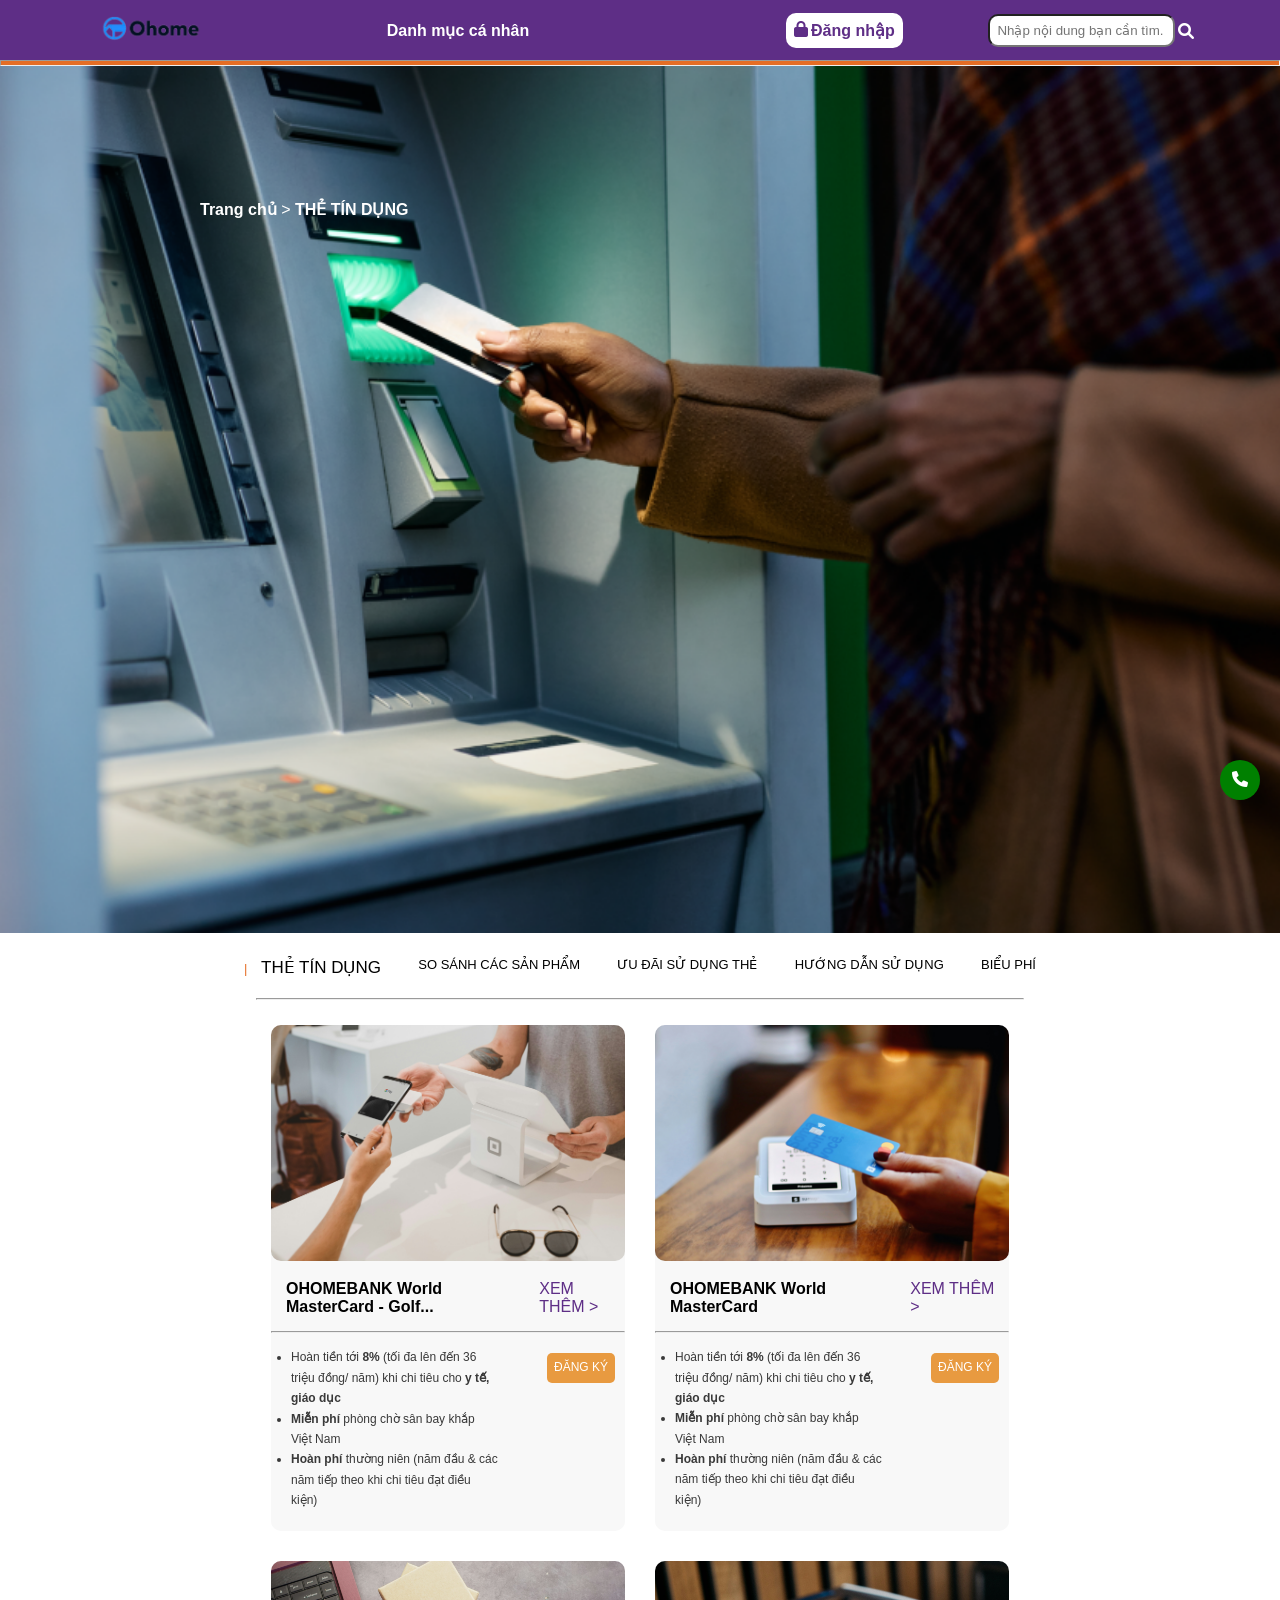
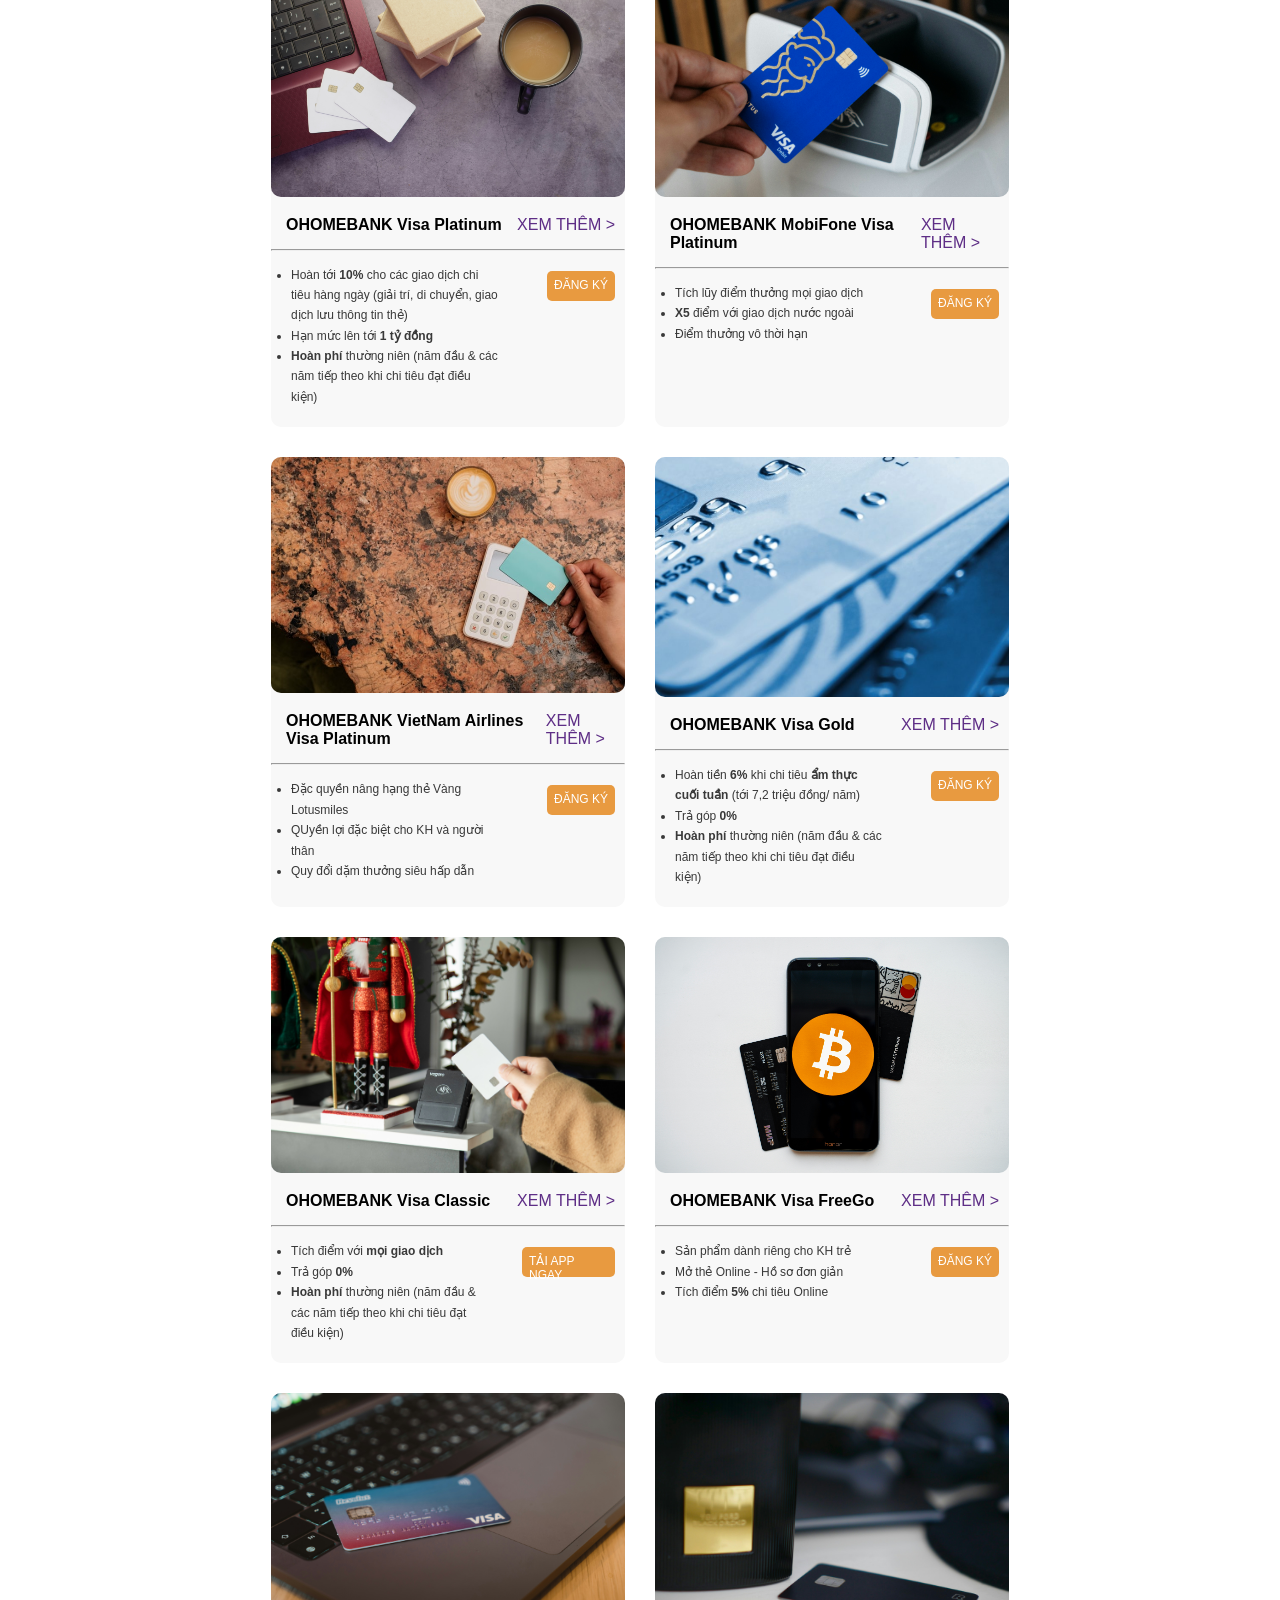
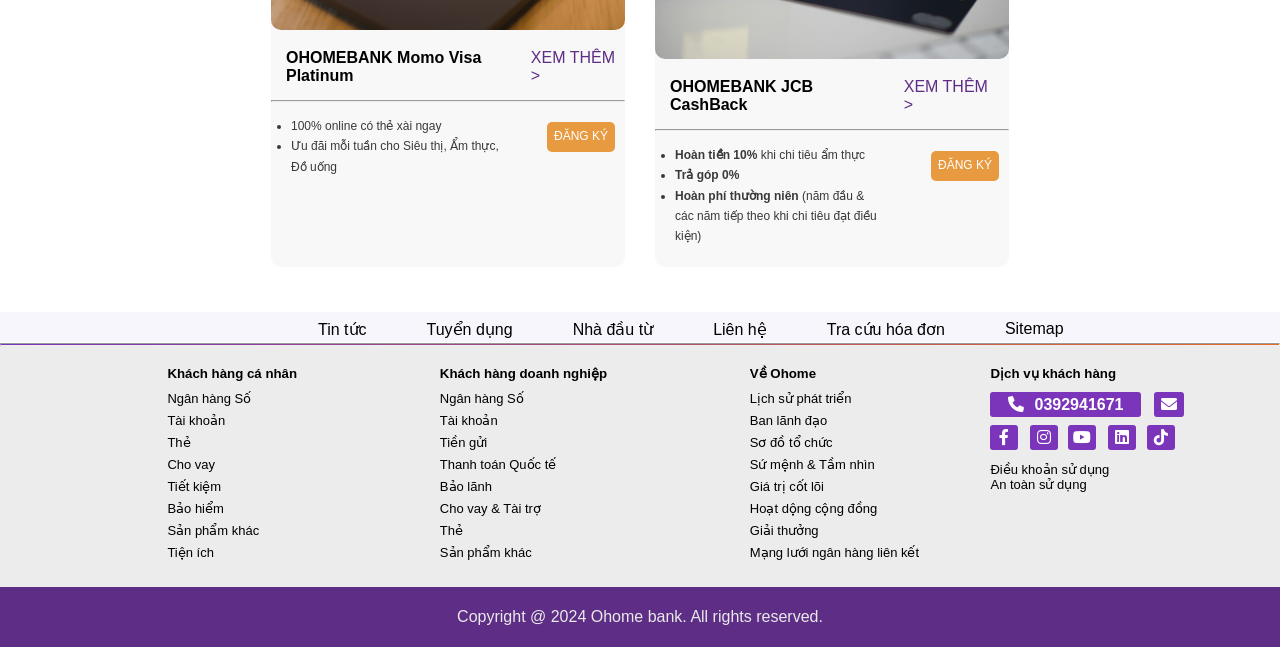
<file: card/index.html>
<!DOCTYPE html>
<html lang="en">

<head>
    <meta charset="UTF-8">
    <meta name="viewport" content="width=device-width, initial-scale=1.0">
    <title>Thẻ Tín Dụng | OHOME</title>
    <link rel="stylesheet" href="style-card.css">
    <link rel="stylesheet" href="https://cdnjs.cloudflare.com/ajax/libs/font-awesome/6.0.0-beta3/css/all.min.css">
    <link rel="shortcut icon" href="../IMG/logo - Shortcut.jpg">
    <script src="https://code.jquery.com/jquery-3.7.1.js"
        integrity="sha256-eKhayi8LEQwp4NKxN+CfCh+3qOVUtJn3QNZ0TciWLP4=" crossorigin="anonymous"></script>

</head>

<body>
    <!-- xử lí scroll về top  -->
    <script>
        $(document).ready(function () {
            $(window).scroll(function () {
                if ($(this).scrollTop() > 0) {
                    $("#backtop").fadeIn();
                } else {
                    $("#backtop").fadeOut();
                }
            });
            // sử lý sự kiện khi nhấn vô backtop
            $("#backtop").click(function () {
                $("html, body").animate({
                    scrollTop: 0
                }, 1000);
            })
        });
    </script>
    <header>
        <div class="header flex">
            <div></div>
            <a href="http://127.0.0.1:5500/Home/index.html"><img src="../IMG/logo.jpg" alt="logo"></a>
            <div></div>
            <a href="http://127.0.0.1:5500/Home/index.html">Danh mục cá nhân</a>
            <div></div>
            <div></div>
            <div class="login flex">
                <a href="#"><i class="fa-solid fa-lock"></i></a>
                <a href="http://127.0.0.1:5500/dangnhap/index.html">Đăng nhập</a>
            </div>
            <div class="search flex">
                <input type="text" placeholder="Nhập nội dung bạn cần tìm.">
                <a href="#"><i class="fa-solid fa-magnifying-glass"></i></a>
            </div>
            <div></div>
        </div>
    </header>
    <!-- ======= header max-width===== -->
    <header class="header-maxwidth">
        <a class="logo" href="http://127.0.0.1:5500/Home/index.html"><img src="../IMG/logo.jpg" alt="logo"></a>
        <a class="login" href="http://127.0.0.1:5500/dangnhap/index.html"><i class="fa-solid fa-lock"></i></a>
    </header>
    <section class="bgr">
        <hr>
        <div class="bgr-img">
            <img src="../IMG/img-credit0.png" alt="bgr">
        </div>
        <p class="a-hover"><a href="http://127.0.0.1:5500/Home/index.html" class="a-hover hidden-section">Trang chủ</a>
            > <a href="#" class="a-hover">THẺ TÍN DỤNG</a></p>
        <div class="phone">
            <a href="http://127.0.0.1:5500/lienhe/index.html"><i class="fa-solid fa-phone"></i></a>
        </div>
        <div id="backtop">
        <i class="fas fa-chevron-up"></i>
        </div>
    </section>
    <div class="card">
        <p>| <span>THẺ TÍN DỤNG</span></p>
        <p class="hidden-section">SO SÁNH CÁC SẢN PHẨM</p>
        <p class="hidden-section">ƯU ĐÃI SỬ DỤNG THẺ</p>
        <p class="hidden-section">HƯỚNG DẪN SỬ DỤNG</p>
        <p class="hidden-section">BIỂU PHÍ</p>
    </div>
    <section class="section1">
        <hr>
        <div class="info-section1 flex-section">
            <div class="child-info1">
                <img src="../IMG/img-credit1.jpg" alt="img">
                <div class="xemthem flex">
                    <p>OHOMEBANK World MasterCard - Golf...</p>
                    <a href="#">XEM THÊM ></a>
                </div>
                <hr>
                <div class="khuyenmai flex">
                    <ul class="info-khuyenmai">
                        <li>Hoàn tiền tới <b>8%</b> (tối đa lên đến 36 triệu đồng/ năm) khi chi tiêu cho <b>y tế, giáo
                                dục</b></li>
                        <li><b>Miễn phí</b> phòng chờ sân bay khắp Việt Nam</li>
                        <li><b>Hoàn phí</b> thường niên (năm đầu & các năm tiếp theo khi chi tiêu đạt điều kiện)</li>
                    </ul>
                    <p>ĐĂNG KÝ</p>
                </div>
            </div>
            <div class="child-info2">
                <img src="../IMG/img-credit2.jpg" alt="img">
                <div class="xemthem flex">
                    <p>OHOMEBANK World MasterCard</p>
                    <a href="#">XEM THÊM ></a>
                </div>
                <hr>
                <div class="khuyenmai flex">
                    <ul class="info-khuyenmai">
                        <li>Hoàn tiền tới <b>8%</b> (tối đa lên đến 36 triệu đồng/ năm) khi chi tiêu cho <b>y tế, giáo
                                dục</b></li>
                        <li><b>Miễn phí</b> phòng chờ sân bay khắp Việt Nam</li>
                        <li><b>Hoàn phí</b> thường niên (năm đầu & các năm tiếp theo khi chi tiêu đạt điều kiện)</li>
                    </ul>
                    <p>ĐĂNG KÝ</p>
                </div>
            </div>
        </div>
        <div class="info-section1 flex-section">
            <div class="child-info1">
                <img src="../IMG/img-credit3.jpg" alt="img">
                <div class="xemthem flex">
                    <p>OHOMEBANK Visa Platinum</p>
                    <a href="#">XEM THÊM ></a>
                </div>
                <hr>
                <div class="khuyenmai flex">
                    <ul class="info-khuyenmai">
                        <li>Hoàn tới <b>10%</b> cho các giao dịch chi tiêu hàng ngày (giải trí, di chuyển, giao dịch lưu
                            thông tin thẻ)</li>
                        <li>Hạn mức lên tới <b>1 tỷ đồng</b></li>
                        <li><b>Hoàn phí</b> thường niên (năm đầu & các năm tiếp theo khi chi tiêu đạt điều kiện)</li>
                    </ul>
                    <p>ĐĂNG KÝ</p>
                </div>
            </div>
            <div class="child-info2">
                <img src="../IMG/img-credit4.jpg" alt="img">
                <div class="xemthem flex">
                    <p>OHOMEBANK MobiFone Visa Platinum</p>
                    <a href="#">XEM THÊM ></a>
                </div>
                <hr>
                <div class="khuyenmai flex">
                    <ul class="info-khuyenmai">
                        <li>Tích lũy điểm thưởng mọi giao dịch</li>
                        <li><b>X5</b> điểm với giao dịch nước ngoài</li>
                        <li>Điểm thưởng vô thời hạn</li>
                    </ul>
                    <p>ĐĂNG KÝ</p>
                </div>
            </div>
        </div>
        <div class="info-section1 flex-section">
            <div class="child-info1">
                <img src="../IMG/img-credit5.jpg" alt="img">
                <div class="xemthem flex">
                    <p>OHOMEBANK VietNam Airlines Visa Platinum</p>
                    <a href="#">XEM THÊM ></a>
                </div>
                <hr>
                <div class="khuyenmai flex">
                    <ul class="info-khuyenmai">
                        <li>Đặc quyền nâng hạng thẻ Vàng Lotusmiles</li>
                        <li>QUyền lợi đặc biệt cho KH và người thân</li>
                        <li>Quy đổi dặm thưởng siêu hấp dẫn</li>
                    </ul>
                    <p>ĐĂNG KÝ</p>
                </div>
            </div>
            <div class="child-info2">
                <img src="../IMG/img-credit6.jpg" alt="img">
                <div class="xemthem flex">
                    <p>OHOMEBANK Visa Gold</p>
                    <a href="#">XEM THÊM ></a>
                </div>
                <hr>
                <div class="khuyenmai flex">
                    <ul class="info-khuyenmai">

                        <li>Hoàn tiền <b>6%</b> khi chi tiêu <b>ẩm thực cuối tuần </b>(tới 7,2 triệu đồng/ năm)</li>
                        <li>Trả góp <b>0%</b></li>
                        <li><b>Hoàn phí</b> thường niên (năm đầu & các năm tiếp theo khi chi tiêu đạt điều kiện)</li>
                    </ul>
                    <p>ĐĂNG KÝ</p>
                </div>
            </div>
        </div>
        <div class="info-section1 flex-section">
            <div class="child-info1">
                <img src="../IMG/img-credit7.jpg" alt="img">
                <div class="xemthem flex">
                    <p> OHOMEBANK Visa Classic</p>
                    <a href="#">XEM THÊM ></a>
                </div>
                <hr>
                <div class="khuyenmai flex">
                    <ul class="info-khuyenmai">
                        <li>Tích điểm với <b>mọi giao dịch</b></li>
                        <li>Trả góp <b>0%</b></li>
                        <li><b>Hoàn phí</b> thường niên (năm đầu & các năm tiếp theo khi chi tiêu đạt điều kiện)</li>
                    </ul>
                    <p>TẢI APP NGAY</p>
                </div>
            </div>
            <div class="child-info2">
                <img src="../IMG/img-credit8.jpg" alt="img">
                <div class="xemthem flex">
                    <p> OHOMEBANK Visa FreeGo</p>
                    <a href="#">XEM THÊM ></a>
                </div>
                <hr>
                <div class="khuyenmai flex">
                    <ul class="info-khuyenmai">
                        <li>Sản phẩm dành riêng cho KH trẻ</li>
                        <li>Mở thẻ Online - Hồ sơ đơn giản</li>
                        <li>Tích điểm <b>5%</b> chi tiêu Online</li>
                    </ul>
                    <p>ĐĂNG KÝ</p>
                </div>
            </div>
        </div>
        <div class="info-section1 flex-section">
            <div class="child-info1">
                <img src="../IMG/img-credit9.jpg" alt="img">
                <div class="xemthem flex">
                    <p> OHOMEBANK Momo Visa Platinum</p>
                    <a href="#">XEM THÊM ></a>
                </div>
                <hr>
                <div class="khuyenmai flex">
                    <ul class="info-khuyenmai">
                        <li>100% online có thẻ xài ngay</li>
                        <li>Ưu đãi mỗi tuần cho Siêu thị, Ẩm thực, Đồ uống</li>
                    </ul>
                    <p>ĐĂNG KÝ</p>
                </div>
            </div>
            <div class="child-info2">
                <img src="../IMG/img-credit10.jpg" alt="img">
                <div class="xemthem flex">
                    <p> OHOMEBANK JCB CashBack</p>
                    <a href="#">XEM THÊM ></a>
                </div>
                <hr>
                <div class="khuyenmai flex">
                    <ul class="info-khuyenmai">
                        <li><b>Hoàn tiền 10%</b> khi chi tiêu ẩm thực</li>
                        <li><b>Trả góp 0%</b></li>
                        <li><b>Hoàn phí thường niên</b> (năm đầu & các năm tiếp theo khi chi tiêu đạt điều kiện)</li>
                    </ul>
                    <p>ĐĂNG KÝ</p>
                </div>
            </div>
    </section>
    <div class="timhieuthem hidden-section">
        <ul>
            <li><a href="http://127.0.0.1:5500/TinTuc/index.html" class="tht-hover">Tin tức</a></li>
            <li><a href="http://127.0.0.1:5500/tuyendung/index.html" class="tht-hover">Tuyển dụng</a></li>
            <li><a href="#" class="tht-hover">Nhà đầu từ</a></li>
            <li><a href="http://127.0.0.1:5500/lienhe/index.html" class="tht-hover">Liên hệ</a></li>
            <li><a href="#" class="tht-hover">Tra cứu hóa đơn</a></li>
            <li><a href="#" class="tht-hover">Sitemap</a></li>
    </div>
    <div class="hrr">
        <hr>
    </div>
    <section class="section2 hidden-section">
        <div class="footer">
            <div class="footer-lv1">
                <h5>Khách hàng cá nhân</h5>
                <li class="list-item">Ngân hàng Số</li>
                <li class="list-item">Tài khoản</li>
                <li class="list-item">Thẻ</li>
                <li class="list-item">Cho vay</li>
                <li class="list-item">Tiết kiệm</li>
                <li class="list-item">Bảo hiểm</li>
                <li class="list-item">Sản phẩm khác</li>
                <li class="list-item">Tiện ích</li>
            </div>
            <div class="footer-lv1">
                <h5>Khách hàng doanh nghiệp</h5>
                <li class="list-item">Ngân hàng Số</li>
                <li class="list-item">Tài khoản</li>
                <li class="list-item">Tiền gửi</li>
                <li class="list-item">Thanh toán Quốc tế</li>
                <li class="list-item">Bảo lãnh</li>
                <li class="list-item">Cho vay & Tài trợ</li>
                <li class="list-item">Thẻ</li>
                <li class="list-item">Sản phẩm khác</li>
            </div>
            <div class="footer-lv1">
                <h5>Về Ohome</h5>
                <li class="list-item">Lịch sử phát triển</li>
                <li class="list-item">Ban lãnh đạo</li>
                <li class="list-item">Sơ đồ tổ chức</li>
                <li class="list-item">Sứ mệnh & Tầm nhìn</li>
                <li class="list-item">Giá trị cốt lõi</li>
                <li class="list-item">Hoạt dộng cộng đồng</li>
                <li class="list-item">Giải thưởng</li>
                <li class="list-item">Mạng lưới ngân hàng liên kết</li>
            </div>
            <div class="footer-lv2">
                <h5>Dịch vụ khách hàng</h5>
                <div class="list-icon-footer">
                    <div class="list-icon-lv1">
                        <a href="#" class="sdt"><i class="fa fa-phone"></i>0392941671</a>
                        <a href="#" class="mail"><i class="fa-solid fa-envelope"></i></a>
                    </div>
                    <div class="list-icon-lv1">
                        <a href="#" class="list-icon1"><i class="fa-brands fa-facebook-f"></i></a>
                        <a href="#" class="list-icon"><i class="fa-brands fa-instagram"></i></a>
                        <a href="#" class="list-icon3"><i class="fa-brands fa-youtube"></i></a>
                        <a href="#" class="list-icon"><i class="fa-brands fa-linkedin"></i></a>
                        <a href="#" class="list-icon"><i class="fa-brands fa-tiktok"></i></a>
                    </div>
                    <div class="end-footer">
                        <li class="list-item">Điều khoản sử dụng</li>
                        <li class="list-item">An toàn sử dụng</li>
                    </div>
                </div>
            </div>
        </div>
    </section>
</body>
<footer class="footerr">
    <p>Copyright @ 2024 Ohome bank. All rights reserved.</p>
</footer>
</body>
</html>
</file>
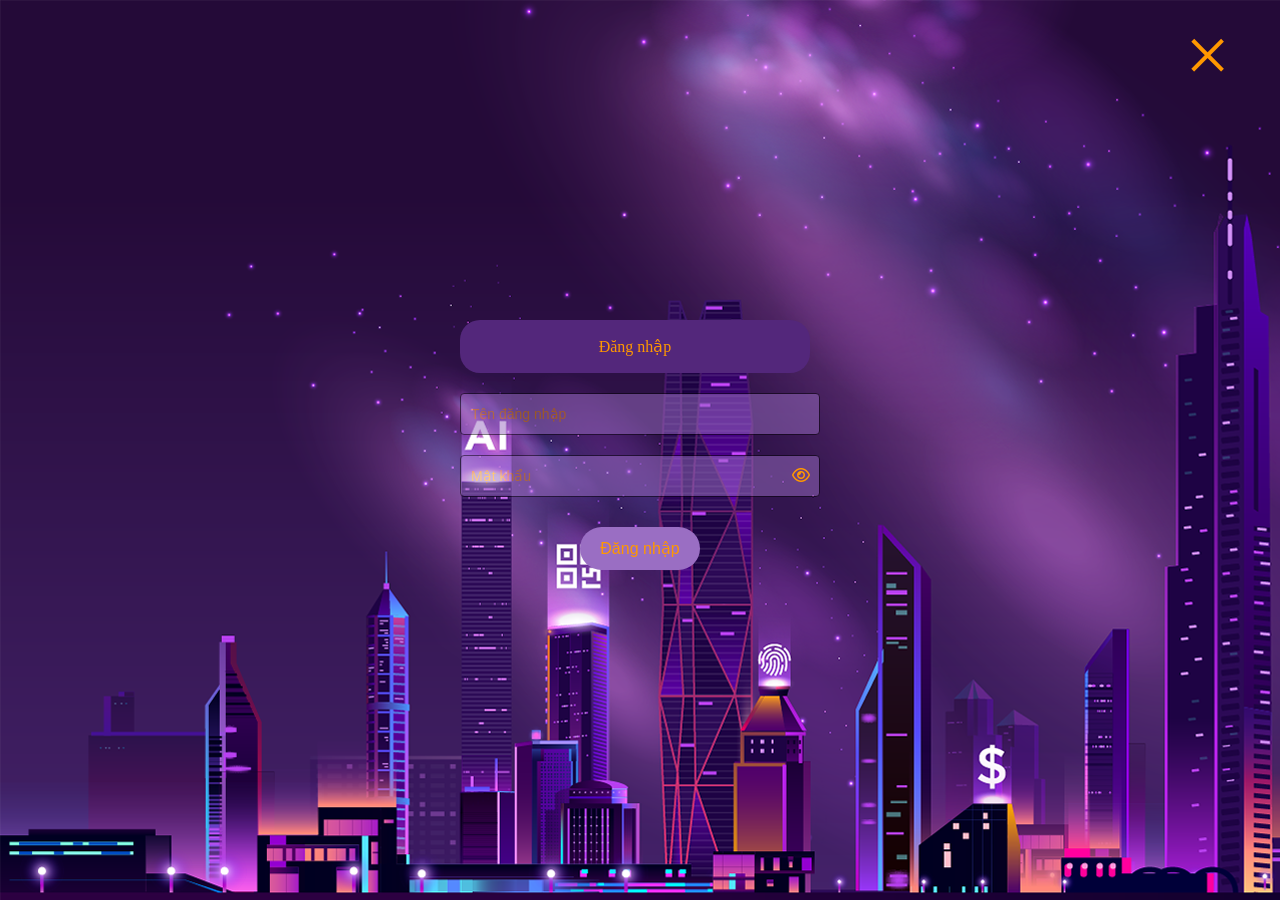
<file: dangnhap/index.html>
<!DOCTYPE html>
<html lang="en">
<head>
    <meta charset="UTF-8">
    <meta name="viewport" content="width=device-width, initial-scale=1.0">
    <title>Đăng Nhập | OHOME</title>
    <link rel="stylesheet" href="https://cdnjs.cloudflare.com/ajax/libs/font-awesome/6.0.0-beta3/css/all.min.css">
    <link rel="stylesheet" href="dangnhap.css">
    <link rel="shortcut icon" href="../IMG/logo - Shortcut.jpg">
</head>
<body>
    <a href="http://127.0.0.1:5500/Home/index.html" class="close-button">&times;</a>
    <section>
        <ul class="tab">
            <li><a href="#tab1" class="active">Đăng nhập</a></li>
        </ul>
        <div class="tab-content">
            <form action="" id="tab1">
                <div class="input-group">
                    <input type="text" id="username" placeholder="Tên đăng nhập">
                </div>
                <div class="input-group flex">
                    <input type="password" id="password1" placeholder="Mật khẩu">
                    <button type="button" class="show-password-btn">
                        <i class="fa-regular fa-eye"></i>
                    </button>
                </div>
                <input type="button" value="Đăng nhập" class="button-container" id="login-button">
                <div id="error-message"></div>
            </form>
        </div>
    </section>
</body>
</html>
</file>
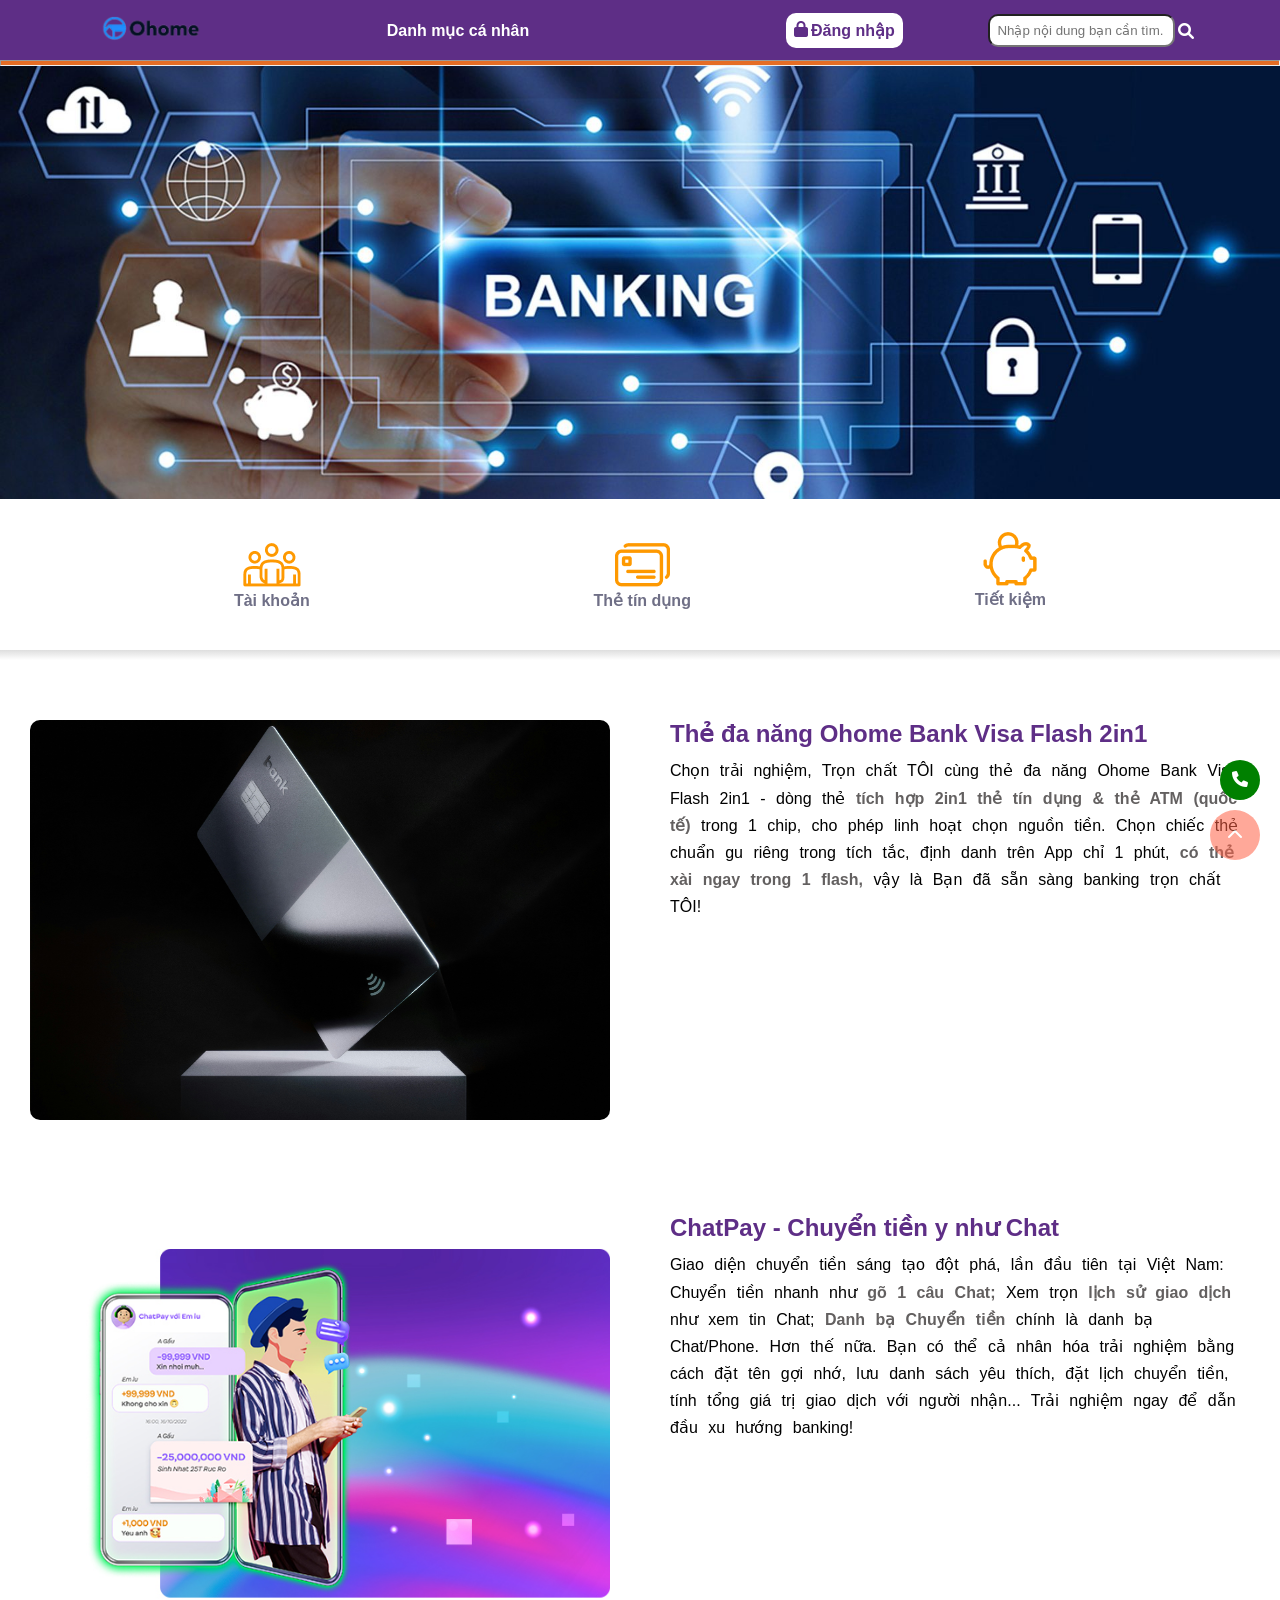
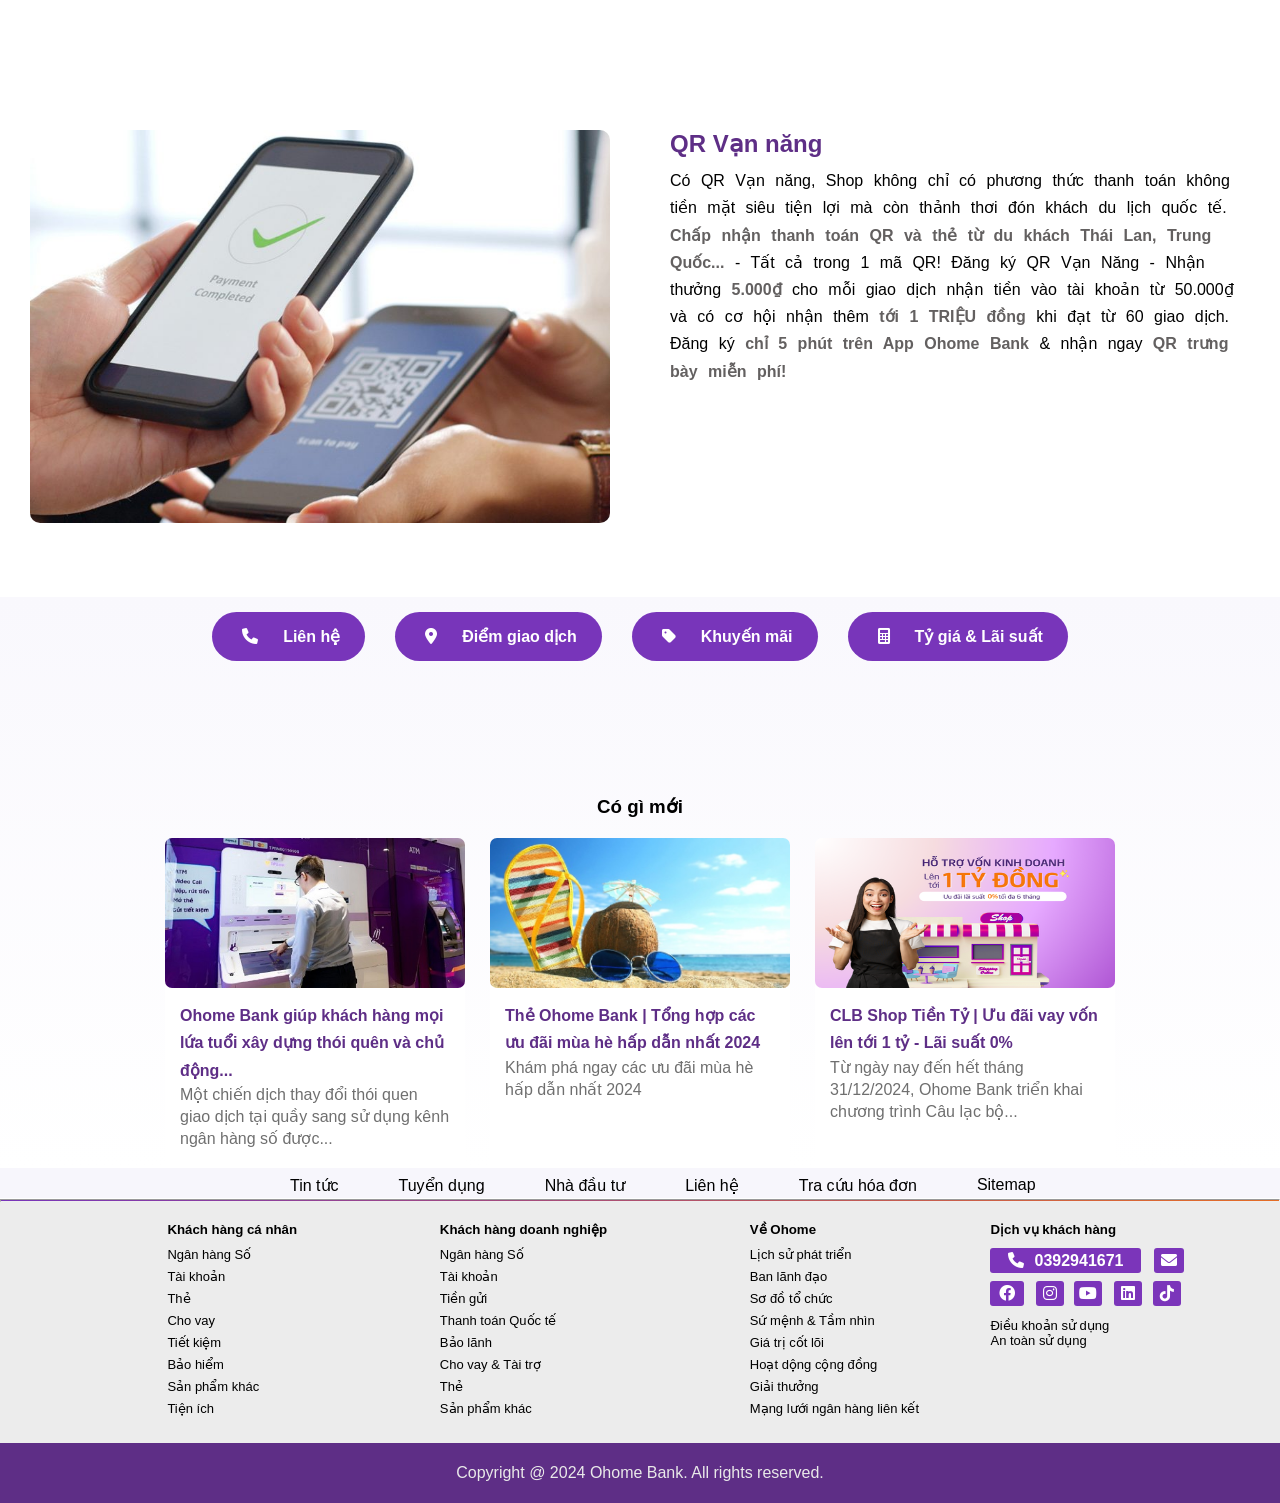
<file: Home/index.html>
<!DOCTYPE html>
<html lang="en">

<head>
    <meta charset="UTF-8">
    <meta name="viewport" content="width=device-width, initial-scale=1.0">
    <title>Trang Chủ | Ohome</title>
    <link rel="stylesheet" href="style-home.css">
    <link rel="stylesheet" href="https://cdnjs.cloudflare.com/ajax/libs/font-awesome/6.0.0-beta3/css/all.min.css">
    <link rel="shortcut icon" href="../IMG/logo - Shortcut.jpg">
    <script src="https://code.jquery.com/jquery-3.7.1.js"
        integrity="sha256-eKhayi8LEQwp4NKxN+CfCh+3qOVUtJn3QNZ0TciWLP4=" crossorigin="anonymous"></script>

</head>

<body>
    <!-- scroll về top  -->
    <script>
        $(document).ready(function () {
            $(window).scroll(function () {
                if ($(this).scrollTop() > 0) {
                    $("#backtop").fadeIn();
                } else {
                    $("#backtop").fadeOut();
                }
            });
            // sử lý sự kiện khi nhấn vô backtop
            $("#backtop").click(function () {
                $("html, body").animate({
                    scrollTop: 0
                }, 1000);
            })
        });
    </script>

    <header>
        <div class="header flex">
            <div></div>
            <a href="http://127.0.0.1:5500/home/index.html"><img src="../IMG/logo.jpg" alt="logo"></a>
            <div></div>
            <a href="http://127.0.0.1:5500/Home/index.html">Danh mục cá nhân</a>
            <div></div>
            <div></div>
            <div class="login flex">
                <a href="#"><i class="fa-solid fa-lock"></i></a>
                <a href="http://127.0.0.1:5500/dangnhap/index.html">Đăng nhập</a>
            </div>
            <div class="search flex">
                <input type="text" placeholder="Nhập nội dung bạn cần tìm.">
                <a href="#"><i class="fa-solid fa-magnifying-glass"></i></a>
            </div>
            <div></div>
        </div>
    </header>
    <!-- ======= header max-width===== -->
    <header class="header-maxwidth">
        <div class="logo_img">
            <a href="http://127.0.0.1:5500/home/index.html"><img src="../IMG/logo.jpg" alt="logo"></a>
        </div>
        <a class="login" href="http://127.0.0.1:5500/dangnhap/index.html"><i class="fa-solid fa-lock"></i></a>
    </header>
    <section class="section1">
        <hr>
        <div class="bg">
            <img src="../IMG/img-bg.jpg" alt="bg">
        </div>
        <div class="phone">
            <a href="http://127.0.0.1:5500/lienhe/index.html"><i class="fa-solid fa-phone"></i></a>
        </div>
        <div id="backtop">
            <i class="fas fa-chevron-up"></i>
            </div>
        <div class="menu flex">
            <div></div>
            <div class="taikhoan cssmenu khihover">
                <div class="hieuung">
                    <a href="http://127.0.0.1:5500/taikhoan/index.html"><img src="../IMG/taikhoan.png"
                            alt="taikhoan"></a>
                    <br>
                    <a class="menuchild" href="http://127.0.0.1:5500/taikhoan/index.html">Tài khoản</a>
                </div>
            </div>
            <div class="tindung cssmenu khihover">
                <div class="hieuung">
                    <a href="http://127.0.0.1:5500/card/index.html"><img src="../IMG/tindung.png" alt="tindung"></a>
                    <br>
                    <a class="menuchild" href="#">Thẻ tín dụng</a>
                </div>
            </div>
            <div class="tietkiem cssmenu khihover">
                <div class="hieuung">
                    <a href="http://127.0.0.1:5500/tietkiem/index.html"><img src="../IMG/tietkiem.png"
                            alt="taikhoan"></a>
                    <br>
                    <a class="menuchild" href="#"><span>Tiết kiệm</span></a>
                </div>
            </div>
            <div></div>
        </div>
    </section>
    <section class="section2">
        <hr>
        <div class="content flex">
            <div class="photo">
                <img style="max-height: 400px;" class="card-pt" src="../IMG/card.jpg" alt="card">
            </div>
            <div class="info">
                <h2>Thẻ đa năng Ohome Bank Visa Flash 2in1</h2>
                <p>Chọn trải nghiệm, Trọn chất TÔI cùng thẻ đa năng Ohome Bank Visa Flash 2in1 - dòng thẻ <b>tích hợp 2in1
                        thẻ tín dụng & thẻ ATM (quốc tế)</b> trong 1 chip, cho phép linh hoạt chọn nguồn tiền. Chọn
                    chiếc thẻ chuẩn gu riêng trong tích tắc, định danh trên App chỉ 1 phút, <b>có thẻ xài ngay trong 1
                        flash,</b> vậy là Bạn đã sẵn sàng banking trọn chất TÔI!</p>
            </div>
        </div>
        <div class="content flex">
            <div class="photo">
                <img class="card-pt" src="../IMG/chat.jpg" alt="card">
            </div>
            <div class="info">
                <h2>ChatPay - Chuyển tiền y như Chat</h2>
                <p>Giao diện chuyển tiền sáng tạo đột phá, lần đầu tiên tại Việt Nam: Chuyển tiền nhanh như <b>gõ 1 câu
                        Chat;</b> Xem trọn <b>lịch sử giao dịch</b> như xem tin Chat; <b>Danh bạ Chuyển tiền</b> chính
                    là danh bạ Chat/Phone. Hơn thế nữa. Bạn có thể cả nhân hóa trải nghiệm bằng cách đặt tên gợi nhớ,
                    lưu danh sách yêu thích, đặt lịch chuyển tiền, tính tổng giá trị giao dịch với người nhận... Trải
                    nghiệm ngay để dẫn đầu xu hướng banking!</p>
            </div>

        </div>
        <div class="content flex">
            <div class="photo">
                <img class="card-pt" src="../IMG/qr.jpg" alt="card">
            </div>
            <div class="info">
                <h2>QR Vạn năng</h2>
                <p>Có QR Vạn năng, Shop không chỉ có phương thức thanh toán không tiền mặt siêu tiện lợi mà còn thảnh
                    thơi đón khách du lịch quốc tế. <b>Chấp nhận thanh toán QR và thẻ từ du khách Thái Lan, Trung
                        Quốc...</b> - Tất cả trong 1 mã QR! Đăng ký QR Vạn Năng - Nhận thưởng <b>5.000₫</b> cho mỗi giao
                    dịch nhận tiền vào tài khoản từ 50.000₫ và có cơ hội nhận thêm <b>tới 1 TRIỆU đồng</b> khi đạt từ 60
                    giao dịch. Đăng ký <b>chỉ 5 phút trên App Ohome Bank</b> & nhận ngay <b>QR trưng bày miễn phí!</b></p>
            </div>
        </div>
    </section>
    <section class="section3">
        <div class="info">
            <div class="lienhe flex-info">
                <a><i class="fa-solid fa-phone"></i></a>
                <a href="http://127.0.0.1:5500/lienhe/index.html">Liên hệ</a>
            </div>
            <div class="vitri flex-info">
                <a href="#"><i class="fa-solid fa-location-dot"></i></a>
                <a href="http://127.0.0.1:5500/diemgiaodich/gd.html">Điểm giao dịch</a>
            </div>
            <div class="sale flex-info">
                <a href="#"><i class="fa-solid fa-tag"></i></a>
                <a href="http://127.0.0.1:5500/khuyenmai/index.html">Khuyến mãi</a>
            </div>
            <div class="rate flex-info">
                <a href="#"><i class="fa-solid fa-calculator"></i></a>
                <a href="http://127.0.0.1:5500/rate/index.html">Tỷ giá & Lãi suất</a>
            </div>
        </div>
        <div class="hidden-section">
            <h3>Có gì mới</h3>
            <div class="xemthem">
                <div class="xemthem1 css-xemthem">
                    <div><img src="../IMG/xemthem1.jpg" alt="xemthem1"></div>
                    <p><b>Ohome Bank giúp khách hàng mọi lứa tuổi xây dựng thói quên và chủ động... <br> </b>Một chiến dịch
                        thay
                        đổi thói quen giao dịch tại quầy sang sử dụng kênh ngân hàng số được...</p>
                </div>
                <div class="xemthem2 css-xemthem">
                    <div><img src="../IMG/xemthem2.jpg" alt="xemthem2"></div>
                    <p><b>Thẻ Ohome Bank | Tổng hợp các ưu đãi mùa hè hấp dẫn nhất 2024 <br></b>Khám phá ngay các ưu đãi
                        mùa hè
                        hấp dẫn nhất 2024</p>
                </div>
                <div class="xemthem3 css-xemthem">
                    <img src="../IMG/xemthem3.png" alt="xemthem3">
                    <p><b>CLB Shop Tiền Tỷ | Ưu đãi vay vốn lên tới 1 tỷ - Lãi suất 0% <br></b>Từ ngày nay đến hết tháng
                        31/12/2024, Ohome Bank triển khai chương trình Câu lạc bộ...</p>
                </div>
            </div>
        </div>
    </section>
    <div class="timhieuthem hidden-section">
        <ul>
            <li><a href="http://127.0.0.1:5500/TinTuc/index.html" class="tht-hover">Tin tức</a></li>
            <li><a href="http://127.0.0.1:5500/tuyendung/index.html" class="tht-hover">Tuyển dụng</a></li>
            <li><a href="#" class="tht-hover">Nhà đầu tư</a></li>
            <li><a href="http://127.0.0.1:5500/lienhe/index.html" class="tht-hover">Liên hệ</a></li>
            <li><a href="#" class="tht-hover">Tra cứu hóa đơn</a></li>
            <li><a href="#" class="tht-hover">Sitemap</a></li>
    </div>
    <div class="hrr">
        <hr>
    </div>
    <section class="section4 hidden-section">
        <div class="footer">
            <div class="footer-lv1">
                <h5>Khách hàng cá nhân</h5>
                <li class="list-item">Ngân hàng Số</li>
                <li class="list-item">Tài khoản</li>
                <li class="list-item">Thẻ</li>
                <li class="list-item">Cho vay</li>
                <li class="list-item">Tiết kiệm</li>
                <li class="list-item">Bảo hiểm</li>
                <li class="list-item">Sản phẩm khác</li>
                <li class="list-item">Tiện ích</li>
            </div>
            <div class="footer-lv1">
                <h5>Khách hàng doanh nghiệp</h5>
                <li class="list-item">Ngân hàng Số</li>
                <li class="list-item">Tài khoản</li>
                <li class="list-item">Tiền gửi</li>
                <li class="list-item">Thanh toán Quốc tế</li>
                <li class="list-item">Bảo lãnh</li>
                <li class="list-item">Cho vay & Tài trợ</li>
                <li class="list-item">Thẻ</li>
                <li class="list-item">Sản phẩm khác</li>
            </div>
            <div class="footer-lv1">
                <h5>Về Ohome</h5>
                <li class="list-item">Lịch sử phát triển</li>
                <li class="list-item">Ban lãnh đạo</li>
                <li class="list-item">Sơ đồ tổ chức</li>
                <li class="list-item">Sứ mệnh & Tầm nhìn</li>
                <li class="list-item">Giá trị cốt lõi</li>
                <li class="list-item">Hoạt dộng cộng đồng</li>
                <li class="list-item">Giải thưởng</li>
                <li class="list-item">Mạng lưới ngân hàng liên kết</li>
            </div>
            <div class="footer-lv2">
                <h5>Dịch vụ khách hàng</h5>
                <div class="list-icon-footer">
                    <div class="list-icon-lv1">
                        <a href="#" class="sdt"><i class="fa fa-phone" id="fa-phone1"></i>0392941671</a>                     
                        <a href="#" class="mail"><i class="fa-solid fa-envelope"></i></a>
                    </div>
                    <div class="list-icon-lv1">
                        <a href="#" class="list-icon1"><i class="fa-brands fa-facebook"></i></a>
                        <a href="#" class="list-icon"><i class="fa-brands fa-instagram"></i></a>
                        <a href="#" class="list-icon3"><i class="fa-brands fa-youtube"></i></a>
                        <a href="#" class="list-icon"><i class="fa-brands fa-linkedin"></i></a>
                        <a href="#" class="list-icon"><i class="fa-brands fa-tiktok"></i></a>
                    </div>
                    <div class="end-footer">
                        <li class="list-item">Điều khoản sử dụng</li>
                        <li class="list-item">An toàn sử dụng</li>
                    </div>
                </div>
            </div>
        </div>
    </section>
</body>
<footer class="footerr">
    <p>Copyright @ 2024 Ohome Bank. All rights reserved.</p>
</footer>

</html>
</file>
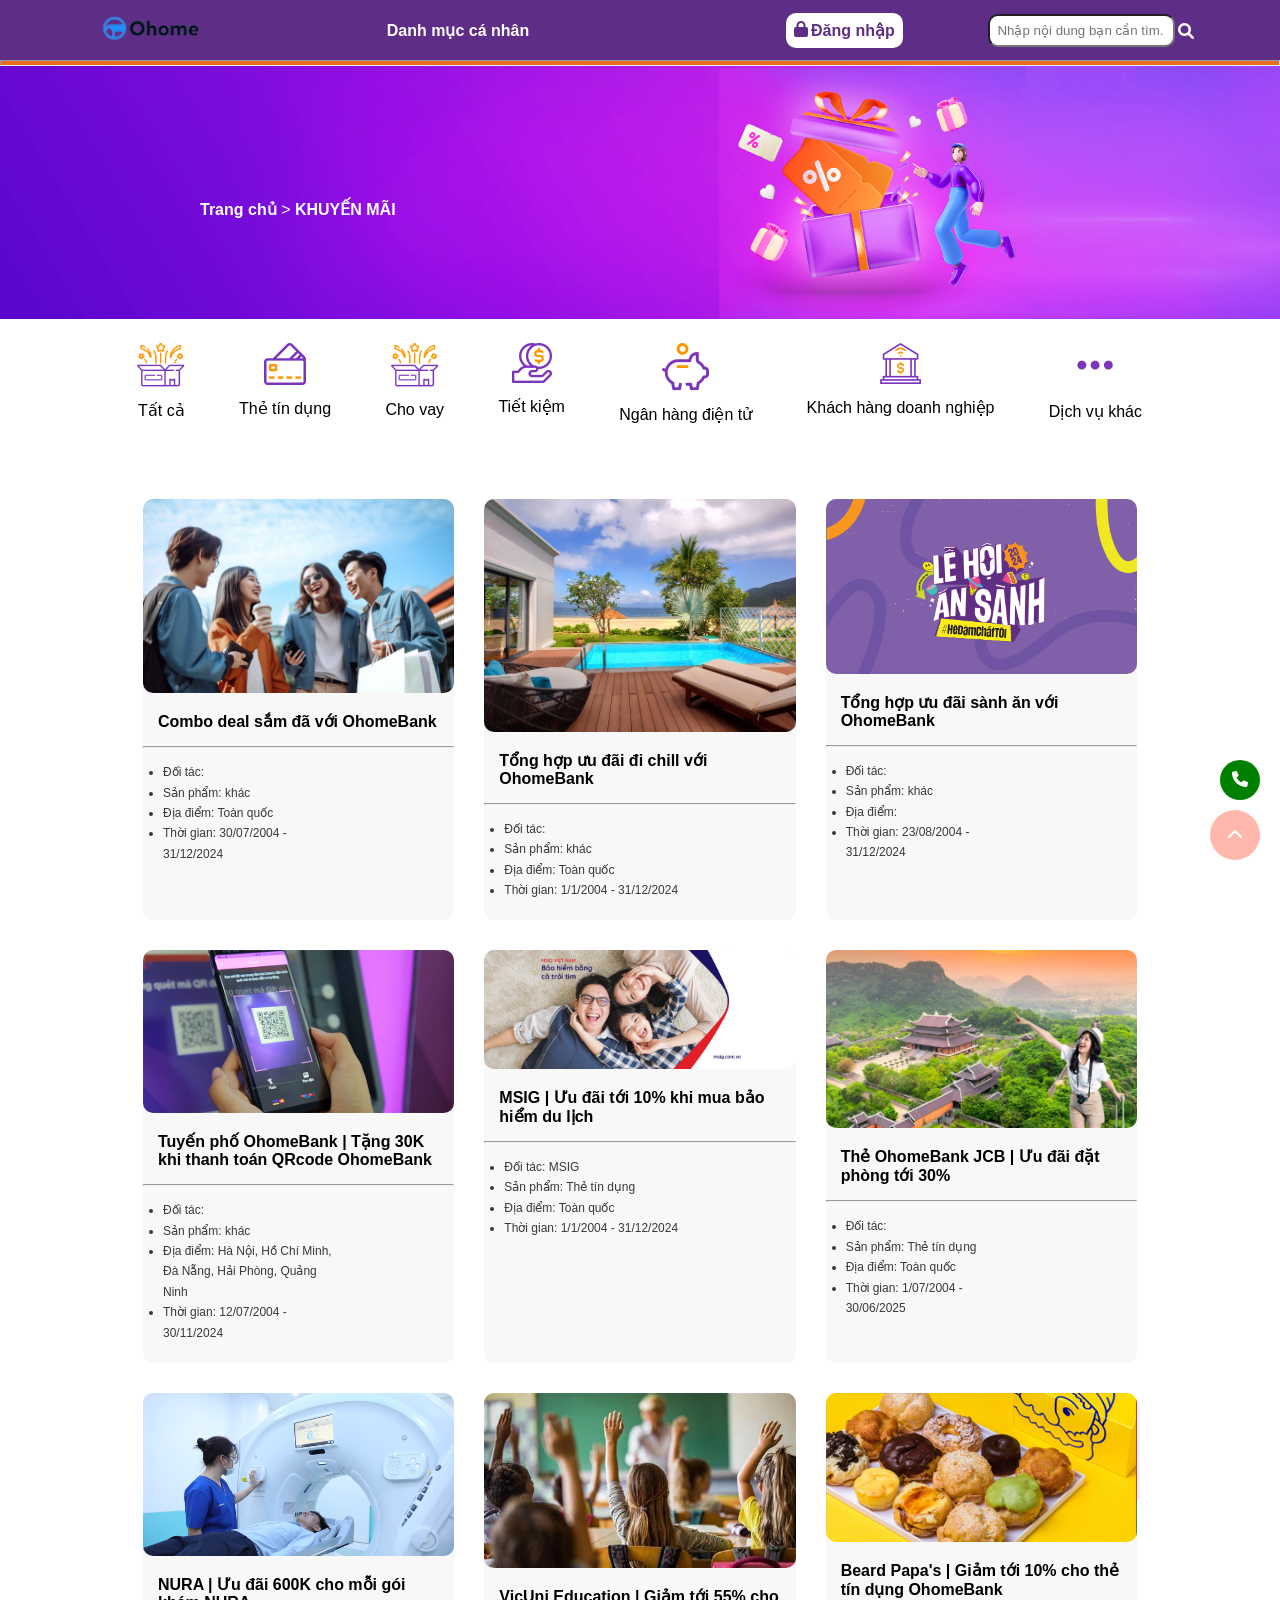
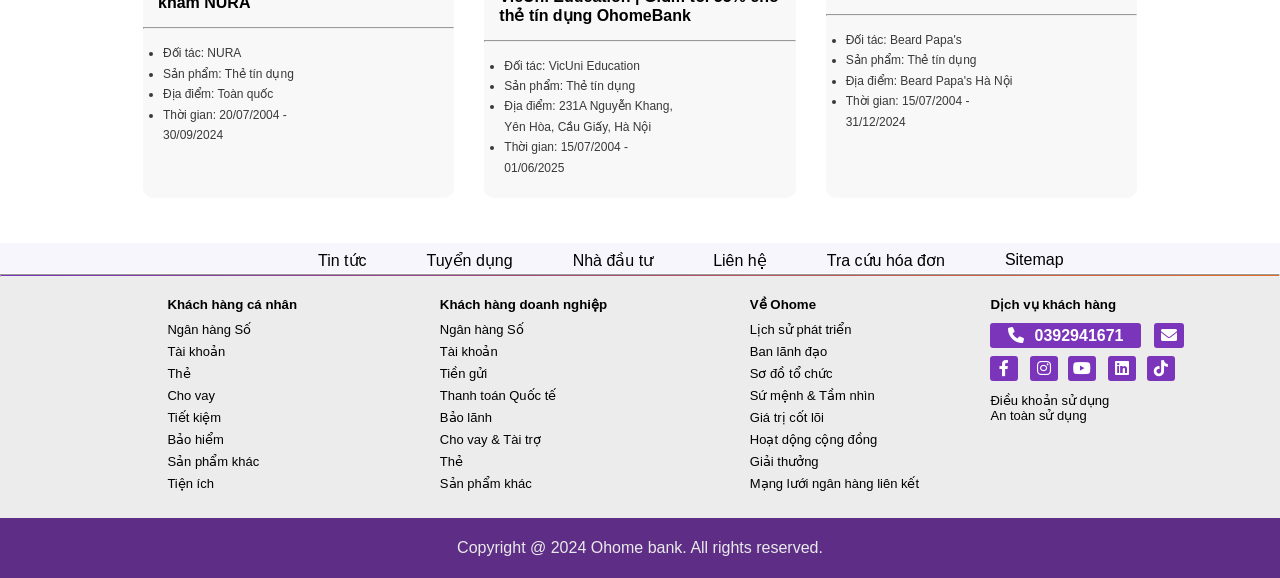
<file: khuyenmai/index.html>
<!DOCTYPE html>
<html lang="en">

<head>
    <meta charset="UTF-8">
    <meta name="viewport" content="width=device-width, initial-scale=1.0">
    <title>Khuyến Mãi | OHOME</title>
    <link rel="stylesheet" href="khuyenmai.css">
    <link rel="stylesheet" href="https://cdnjs.cloudflare.com/ajax/libs/font-awesome/6.0.0-beta3/css/all.min.css">
    <link rel="shortcut icon" href="../IMG/logo - Shortcut.jpg">
    <script src="https://code.jquery.com/jquery-3.7.1.js"
        integrity="sha256-eKhayi8LEQwp4NKxN+CfCh+3qOVUtJn3QNZ0TciWLP4=" crossorigin="anonymous"></script>

</head>

<body>
    <!-- xử lí scroll về top  -->
    <script>
        $(document).ready(function () {
            $(window).scroll(function () {
                if ($(this).scrollTop() > 0) {
                    $("#backtop").fadeIn();
                } else {
                    $("#backtop").fadeOut();
                }
            });
            // sử lý sự kiện khi nhấn vô backtop
            $("#backtop").click(function () {
                $("html, body").animate({
                    scrollTop: 0
                }, 1000);
            })
        });
    </script>

    <header>
        <div class="header flex">
            <div></div>
            <a href="http://127.0.0.1:5500/Home/index.html"><img src="../IMG/logo.jpg" alt="logo"></a>
            <div></div>
            <a href="http://127.0.0.1:5500/Home/index.html">Danh mục cá nhân</a>
            <div></div>
            <div></div>
            <div class="login flex">
                <a href="#"><i class="fa-solid fa-lock"></i></a>
                <a href="http://127.0.0.1:5500/dangnhap/index.html">Đăng nhập</a>
            </div>
            <div class="search flex">
                <input type="text" placeholder="Nhập nội dung bạn cần tìm.">
                <a href="#"><i class="fa-solid fa-magnifying-glass"></i></a>
            </div>
            <div></div>
        </div>
    </header>
    <section class="bgr">
        <hr>
        <div class="bgr-img">
            <img src="../IMG/z3775570223226_2e4c3c716b2901435b8c1c3b7f3b0168.jpg" alt="bgr khuyến mãi">
        </div>
        <p class="a-hover"><a href="http://127.0.0.1:5500/Home/index.html" class="a-hover hidden-section">Trang chủ</a>
            > <a href="#" class="a-hover">KHUYẾN MÃI</a></p>
        <div class="phone">
            <a href="http://127.0.0.1:5500/lienhe/index.html"><i class="fa-solid fa-phone"></i></a>
        </div>
        <div id="backtop">
            <i class="fas fa-chevron-up"></i>
        </div>
    </section>

    <section class="cacloaikhac">
        <div class="tatca">
            <img src="../IMG/icon-all.png" alt="">
            <p>Tất cả</p>
        </div>
        <div class="thetindung">
            <img src="../IMG/Group+1840.png" alt="">
            <p>Thẻ tín dụng</p>
        </div>
        <div class="chovay">
            <img src="../IMG/icon-all.png" alt="">
            <p>Cho vay</p>
        </div>
        <div class="tietkiem">
            <img src="../IMG/Group+1834.png" alt="">
            <p>Tiết kiệm</p>
        </div>
        <div class="nganhang">
            <img src="../IMG/Group+1841.png" alt="">
            <p>Ngân hàng điện tử</p>
        </div>
        <div class="khachhang">
            <img src="../IMG/Group+1830.png" alt="">
            <p>Khách hàng doanh nghiệp</p>
        </div>
        <div class="dichvukhac">
            <img src="../IMG/Dots.png" alt="">
            <p>Dịch vụ khác</p>
        </div>
    </section>
    <section class="section1">
        <div class="info-section1 flex-section">
            <div class="child-info1">
                <img src="../IMG/image001-1702279043784.png" alt="img">
                <div class="xemthem flex">
                    <p>Combo deal sắm đã với OhomeBank</p>
                </div>
                <hr>
                <div class="khuyenmai flex">
                    <ul class="info-khuyenmai">
                        <li>Đối tác: </li>
                        <li>Sản phẩm: khác</li>
                        <li>Địa điểm: Toàn quốc</li>
                        <li>Thời gian: 30/07/2004 - 31/12/2024</li>
                    </ul>
                </div>
            </div>
            <div class="child-info2">
                <img src="../IMG/5adb11cab6f44d589cc491796b8606b9_7o1a1771.jpg" alt="img">
                <div class="xemthem flex">
                    <p>Tổng hợp ưu đãi đi chill với OhomeBank</p>
                </div>
                <hr>
                <div class="khuyenmai flex">
                    <ul class="info-khuyenmai">
                        <li>Đối tác: </li>
                        <li>Sản phẩm: khác</li>
                        <li>Địa điểm: Toàn quốc</li>
                        <li>Thời gian: 1/1/2004 - 31/12/2024</li>
                    </ul>
                </div>
            </div>
            <div class="child-info1">
                <img src="../IMG/KV-01.png" alt="img">
                <div class="xemthem flex">
                    <p>Tổng hợp ưu đãi sành ăn với OhomeBank</p>
                </div>
                <hr>
                <div class="khuyenmai flex">
                    <ul class="info-khuyenmai">
                        <li>Đối tác: </li>
                        <li>Sản phẩm: khác</li>
                        <li>Địa điểm: </li>
                        <li>Thời gian: 23/08/2004 - 31/12/2024</li>
                    </ul>
                </div>
            </div>
        </div>

        <div class="info-section1 flex-section">
            <div class="child-info1">
                <img src="../IMG/anh-mo-ta.jpg" alt="img">
                <div class="xemthem flex">
                    <p>Tuyến phố OhomeBank | Tặng 30K khi thanh toán QRcode OhomeBank</p>
                </div>
                <hr>
                <div class="khuyenmai flex">
                    <ul class="info-khuyenmai">
                        <li>Đối tác: </li>
                        <li>Sản phẩm: khác</li>
                        <li>Địa điểm: Hà Nội, Hồ Chí Minh, Đà Nẵng, Hải Phòng, Quảng Ninh</li>
                        <li>Thời gian: 12/07/2004 - 30/11/2024</li>
                    </ul>
                </div>
            </div>
            <div class="child-info2">
                <img src="../IMG/MSIG.jpg" alt="img">
                <div class="xemthem flex">
                    <p>MSIG | Ưu đãi tới 10% khi mua bảo hiểm du lịch</p>
                </div>
                <hr>
                <div class="khuyenmai flex">
                    <ul class="info-khuyenmai">
                        <li>Đối tác: MSIG</li>
                        <li>Sản phẩm: Thẻ tín dụng</li>
                        <li>Địa điểm: Toàn quốc</li>
                        <li>Thời gian: 1/1/2004 - 31/12/2024</li>
                    </ul>
                </div>
            </div>
            <div class="child-info1">
                <img src="../IMG/Du+lịch.jpg" alt="img">
                <div class="xemthem flex">
                    <p>Thẻ OhomeBank JCB | Ưu đãi đặt phòng tới 30%</p>
                </div>
                <hr>
                <div class="khuyenmai flex">
                    <ul class="info-khuyenmai">
                        <li>Đối tác: </li>
                        <li>Sản phẩm: Thẻ tín dụng</li>
                        <li>Địa điểm: Toàn quốc</li>
                        <li>Thời gian: 1/07/2004 - 30/06/2025</li>
                    </ul>
                </div>
            </div>
        </div>
        <div class="info-section1 flex-section">
            <div class="child-info1">
                <img src="../IMG/NURA.png" alt="img">
                <div class="xemthem flex">
                    <p>NURA | Ưu đãi 600K cho mỗi gói khám NURA</p>
                </div>
                <hr>
                <div class="khuyenmai flex">
                    <ul class="info-khuyenmai">
                        <li>Đối tác: NURA</li>
                        <li>Sản phẩm: Thẻ tín dụng</li>
                        <li>Địa điểm: Toàn quốc</li>
                        <li>Thời gian: 20/07/2004 - 30/09/2024</li>
                    </ul>
                </div>
            </div>
            <div class="child-info2">
                <img src="../IMG/img-edu.jpg" alt="img">
                <div class="xemthem flex">
                    <p>VicUni Education | Giảm tới 55% cho thẻ tín dụng OhomeBank</p>
                </div>
                <hr>
                <div class="khuyenmai flex">
                    <ul class="info-khuyenmai">
                        <li>Đối tác: VicUni Education</li>
                        <li>Sản phẩm: Thẻ tín dụng</li>
                        <li>Địa điểm: 231A Nguyễn Khang, Yên Hòa, Cầu Giấy, Hà Nội</li>
                        <li>Thời gian: 15/07/2004 - 01/06/2025</li>
                    </ul>
                </div>
            </div>
            <div class="child-info1">
                <img src="../IMG/Beard+Papa's_376x180.jpg" alt="img">
                <div class="xemthem flex">
                    <p>Beard Papa's  | Giảm tới 10% cho thẻ tín dụng OhomeBank</p>
                </div>
                <hr>
                <div class="khuyenmai flex">
                    <ul class="info-khuyenmai">
                        <li>Đối tác: Beard Papa's</li>
                        <li>Sản phẩm: Thẻ tín dụng</li>
                        <li>Địa điểm: Beard Papa's Hà Nội</li>
                        <li>Thời gian: 15/07/2004 - 31/12/2024</li>
                    </ul>
                </div>
            </div>
        </div>
        
        
    </section>
    <div class="timhieuthem hidden-section">
        <ul>
            <li><a href="http://127.0.0.1:5500/TinTuc/index.html" class="tht-hover">Tin tức</a></li>
            <li><a href="http://127.0.0.1:5500/tuyendung/index.html" class="tht-hover">Tuyển dụng</a></li>
            <li><a href="#" class="tht-hover">Nhà đầu tư</a></li>
            <li><a href="http://127.0.0.1:5500/lienhe/index.html" class="tht-hover">Liên hệ</a></li>
            <li><a href="#" class="tht-hover">Tra cứu hóa đơn</a></li>
            <li><a href="#" class="tht-hover">Sitemap</a></li>
    </div>
    <div class="hrr">
        <hr>
    </div>
    <section class="section2 hidden-section">
        <div class="footer">
            <div class="footer-lv1">
                <h5>Khách hàng cá nhân</h5>
                <li class="list-item">Ngân hàng Số</li>
                <li class="list-item">Tài khoản</li>
                <li class="list-item">Thẻ</li>
                <li class="list-item">Cho vay</li>
                <li class="list-item">Tiết kiệm</li>
                <li class="list-item">Bảo hiểm</li>
                <li class="list-item">Sản phẩm khác</li>
                <li class="list-item">Tiện ích</li>
            </div>
            <div class="footer-lv1">
                <h5>Khách hàng doanh nghiệp</h5>
                <li class="list-item">Ngân hàng Số</li>
                <li class="list-item">Tài khoản</li>
                <li class="list-item">Tiền gửi</li>
                <li class="list-item">Thanh toán Quốc tế</li>
                <li class="list-item">Bảo lãnh</li>
                <li class="list-item">Cho vay & Tài trợ</li>
                <li class="list-item">Thẻ</li>
                <li class="list-item">Sản phẩm khác</li>
            </div>
            <div class="footer-lv1">
                <h5>Về Ohome</h5>
                <li class="list-item">Lịch sử phát triển</li>
                <li class="list-item">Ban lãnh đạo</li>
                <li class="list-item">Sơ đồ tổ chức</li>
                <li class="list-item">Sứ mệnh & Tầm nhìn</li>
                <li class="list-item">Giá trị cốt lõi</li>
                <li class="list-item">Hoạt dộng cộng đồng</li>
                <li class="list-item">Giải thưởng</li>
                <li class="list-item">Mạng lưới ngân hàng liên kết</li>
            </div>
            <div class="footer-lv2">
                <h5>Dịch vụ khách hàng</h5>
                <div class="list-icon-footer">
                    <div class="list-icon-lv1">
                        <a href="#" class="sdt"><i class="fa fa-phone"></i>0392941671</a>
                        <a href="#" class="mail"><i class="fa-solid fa-envelope"></i></a>
                    </div>
                    <div class="list-icon-lv1">
                        <a href="#" class="list-icon1"><i class="fa-brands fa-facebook-f"></i></a>
                        <a href="#" class="list-icon"><i class="fa-brands fa-instagram"></i></a>
                        <a href="#" class="list-icon3"><i class="fa-brands fa-youtube"></i></a>
                        <a href="#" class="list-icon"><i class="fa-brands fa-linkedin"></i></a>
                        <a href="#" class="list-icon"><i class="fa-brands fa-tiktok"></i></a>
                    </div>
                    <div class="end-footer">
                        <li class="list-item">Điều khoản sử dụng</li>
                        <li class="list-item">An toàn sử dụng</li>
                    </div>
                </div>
            </div>
        </div>
    </section>

    <footer class="footerr">
        <p>Copyright @ 2024 Ohome bank. All rights reserved.</p>
    </footer>
</body>

</html>
</file>
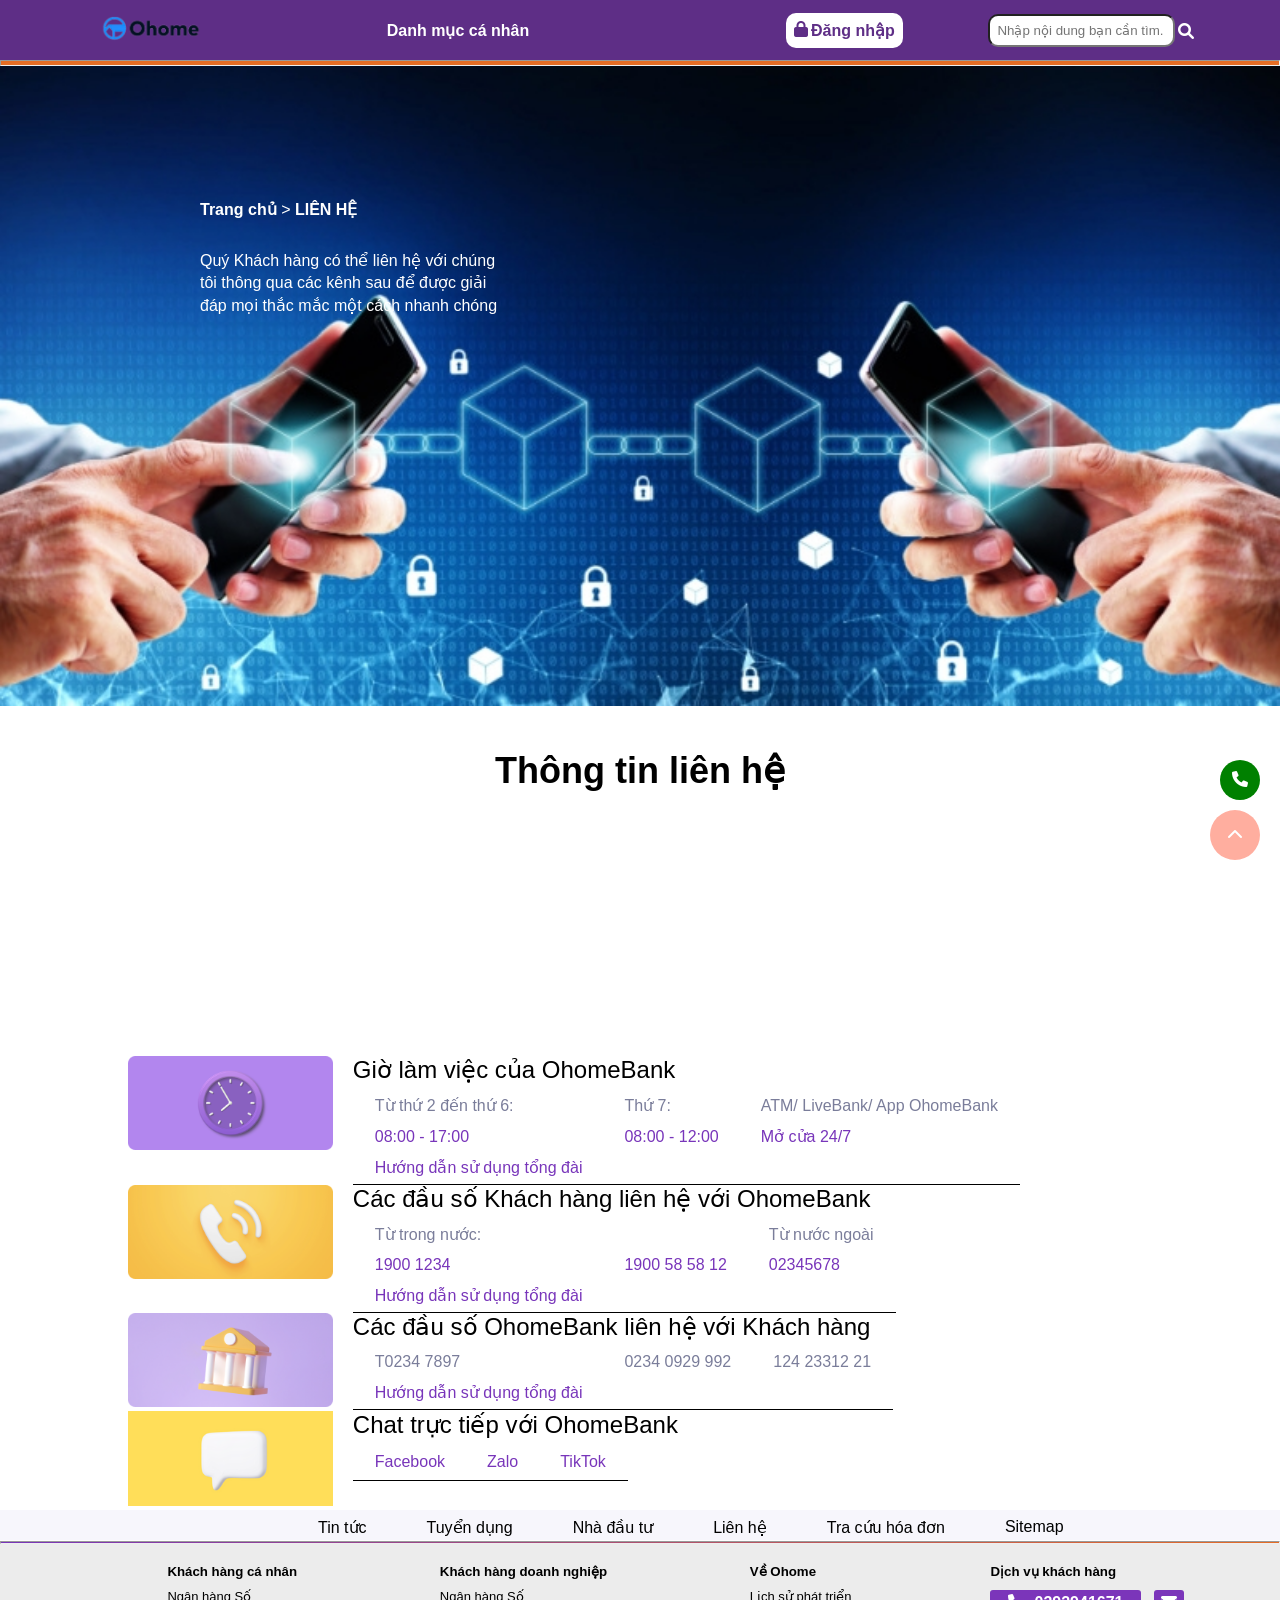
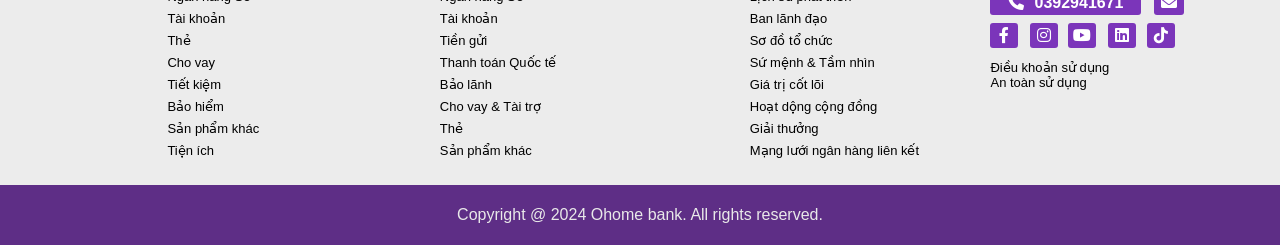
<file: lienhe/index.html>
<!DOCTYPE html>
<html lang="en">

<head>
    <meta charset="UTF-8">
    <meta name="viewport" content="width=device-width, initial-scale=1.0">
    <title>Liên Hệ | OHOME</title>
    <link rel="stylesheet" href="lienhe.css">
    <link rel="stylesheet" href="https://cdnjs.cloudflare.com/ajax/libs/font-awesome/6.0.0-beta3/css/all.min.css">
    <link rel="shortcut icon" href="../IMG/logo - Shortcut.jpg">
    <script src="https://code.jquery.com/jquery-3.7.1.js"
        integrity="sha256-eKhayi8LEQwp4NKxN+CfCh+3qOVUtJn3QNZ0TciWLP4=" crossorigin="anonymous"></script>
</head>

<body>

    <!-- xử lí scroll về top  -->
    <script>
        $(document).ready(function () {
            $(window).scroll(function () {
                if ($(this).scrollTop() > 0) {
                    $("#backtop").fadeIn();
                } else {
                    $("#backtop").fadeOut();
                }
            });
            // sử lý sự kiện khi nhấn vô backtop
            $("#backtop").click(function () {
                $("html, body").animate({
                    scrollTop: 0
                }, 1000);
            })
        });
    </script>

    <header>
        <div class="header flex">
            <div></div>
            <a href="http://127.0.0.1:5500/Home/index.html"><img src="../IMG/logo.jpg" alt="logo"></a>
            <div></div>
            <a href="http://127.0.0.1:5500/Home/index.html">Danh mục cá nhân</a>
            <div></div>
            <div></div>
            <div class="login flex">
                <a href="#"><i class="fa-solid fa-lock"></i></a>
                <a href="http://127.0.0.1:5500/dangnhap/index.html">Đăng nhập</a>
            </div>
            <div class="search flex">
                <input type="text" placeholder="Nhập nội dung bạn cần tìm.">
                <a href="#"><i class="fa-solid fa-magnifying-glass"></i></a>
            </div>
            <div></div>
        </div>
    </header>

    <section class="bgr">
        <hr>
        <div class="bgr-img">
            <img src="../IMG/lienhe_bgr.jpg" alt="bgr">
        </div>
        <p class="a-hover"><a href="http://127.0.0.1:5500/Home/index.html" class="a-hover hidden-section">Trang chủ</a>
            > <a href="#" class="a-hover">LIÊN HỆ</a></p>
        <p class="text_lienhe">Quý Khách hàng có thể liên hệ với chúng tôi thông qua các kênh sau để được giải đáp mọi
            thắc mắc một cách nhanh chóng</p>
        <div class="phone">
            <a href="http://127.0.0.1:5500/lienhe/index.html"><i class="fa-solid fa-phone"></i></a>
        </div>
        <div id="backtop">
            <i class="fas fa-chevron-up"></i>
        </div>
    </section>

    <section class="thongtin">
        <h1>Thông tin liên hệ</h1>
        <iframe
            src="https://www.google.com/maps/embed?pb=!1m18!1m12!1m3!1d3920.764100538608!2d106.68809457512764!3d10.675409961048732!2m3!1f0!2f0!3f0!3m2!1i1024!2i768!4f13.1!3m3!1m2!1s0x31753100099ce9ed%3A0xdb6079801f0735ea!2zVHLGsOG7nW5nIMSQ4bqhaSBo4buNYyBN4bufIFRQLiBI4buTIENow60gTWluaCAoY8ahIHPhu58gMyk!5e0!3m2!1svi!2s!4v1725870415811!5m2!1svi!2s"
            width="600" height="450" style="border:0;" allowfullscreen="" loading="lazy"
            referrerpolicy="no-referrer-when-downgrade"></iframe>
        <div class="thongtinlamviec">
            <div class="mota">
                <div class="mota_img">
                    <img src="../IMG/tgian-lam-viec.png" alt="thời gian ">
                </div>

                <div class="mota_text">
                    <h2>Giờ làm việc của OhomeBank</h2>
                    <table>
                        <tr>
                            <td>Từ thứ 2 đến thứ 6: </td>
                            <td>Thứ 7: </td>
                            <td>ATM/ LiveBank/ App OhomeBank</td>
                        </tr>
                        <tr>
                            <td>08:00 - 17:00</td>
                            <td>08:00 - 12:00</td>
                            <td>Mở cửa 24/7</td>
                        </tr>
                        <tr>
                            <td>Hướng dẫn sử dụng tổng đài</td>
                        </tr>
                    </table>
                </div>
            </div>
            <div class="mota">
                <div class="mota_img">
                    <img src="../IMG/lien-he-TPBank.png" alt="liên hệ ">
                </div>

                <div class="mota_text">
                    <h2>Các đầu số Khách hàng liên hệ với OhomeBank</h2>
                    <table>
                        <tr>
                            <td>Từ trong nước:  </td>
                            <td></td>
                            <td>Từ nước ngoài</td>
                        </tr>
                        <tr>
                            <td>1900 1234</td>
                            <td>1900 58 58 12</td>
                            <td>02345678</td>
                        </tr>
                        <tr>
                            <td>Hướng dẫn sử dụng tổng đài</td>
                        </tr>
                    </table>
                </div>
            </div>
            <div class="mota">
                <div class="mota_img">
                    <img src="../IMG/lien-he-KH.png" alt="liên hệ khách hàng ">
                </div>

                <div class="mota_text">
                    <h2>Các đầu số OhomeBank liên hệ với Khách hàng</h2>
                    <table>
                        <tr>
                            <td>T0234 7897 </td>
                            <td>0234 0929 992</td>
                            <td>124 23312 21</td>
                        </tr>
                        <tr>
                            <td>Hướng dẫn sử dụng tổng đài</td>
                        </tr>
                    </table>
                </div>
            </div>
            <div class="mota">
                <div class="mota_img">
                    <img src="../IMG/chat-lh-img.png" alt="thời gian ">
                </div>

                <div class="mota_text">
                    <h2>Chat trực tiếp với OhomeBank</h2>
                    <table>
                        <tr>

                        </tr>
                        <tr>
                            <td>Facebook</td>
                            <td>Zalo</td>
                            <td>TikTok</td>
                        </tr>
                        <tr>
                    </table>
                </div>
            </div>
        </div>
    </section>

    <div class="timhieuthem hidden-section">
        <ul>
            <li><a href="http://127.0.0.1:5500/TinTuc/index.html" class="tht-hover">Tin tức</a></li>
            <li><a href="http://127.0.0.1:5500/tuyendung/index.html" class="tht-hover">Tuyển dụng</a></li>
            <li><a href="#" class="tht-hover">Nhà đầu tư</a></li>
            <li><a href="http://127.0.0.1:5500/lienhe/index.html" class="tht-hover">Liên hệ</a></li>
            <li><a href="#" class="tht-hover">Tra cứu hóa đơn</a></li>
            <li><a href="#" class="tht-hover">Sitemap</a></li>
    </div>
    <div class="hrr">
        <hr>
    </div>
    <section class="section2 hidden-section">
        <div class="footer">
            <div class="footer-lv1">
                <h5>Khách hàng cá nhân</h5>
                <li class="list-item">Ngân hàng Số</li>
                <li class="list-item">Tài khoản</li>
                <li class="list-item">Thẻ</li>
                <li class="list-item">Cho vay</li>
                <li class="list-item">Tiết kiệm</li>
                <li class="list-item">Bảo hiểm</li>
                <li class="list-item">Sản phẩm khác</li>
                <li class="list-item">Tiện ích</li>
            </div>
            <div class="footer-lv1">
                <h5>Khách hàng doanh nghiệp</h5>
                <li class="list-item">Ngân hàng Số</li>
                <li class="list-item">Tài khoản</li>
                <li class="list-item">Tiền gửi</li>
                <li class="list-item">Thanh toán Quốc tế</li>
                <li class="list-item">Bảo lãnh</li>
                <li class="list-item">Cho vay & Tài trợ</li>
                <li class="list-item">Thẻ</li>
                <li class="list-item">Sản phẩm khác</li>
            </div>
            <div class="footer-lv1">
                <h5>Về Ohome</h5>
                <li class="list-item">Lịch sử phát triển</li>
                <li class="list-item">Ban lãnh đạo</li>
                <li class="list-item">Sơ đồ tổ chức</li>
                <li class="list-item">Sứ mệnh & Tầm nhìn</li>
                <li class="list-item">Giá trị cốt lõi</li>
                <li class="list-item">Hoạt dộng cộng đồng</li>
                <li class="list-item">Giải thưởng</li>
                <li class="list-item">Mạng lưới ngân hàng liên kết</li>
            </div>
            <div class="footer-lv2">
                <h5>Dịch vụ khách hàng</h5>
                <div class="list-icon-footer">
                    <div class="list-icon-lv1">
                        <a href="#" class="sdt"><i class="fa fa-phone"></i>0392941671</a>
                        <a href="#" class="mail"><i class="fa-solid fa-envelope"></i></a>
                    </div>
                    <div class="list-icon-lv1">
                        <a href="#" class="list-icon1"><i class="fa-brands fa-facebook-f"></i></a>
                        <a href="#" class="list-icon"><i class="fa-brands fa-instagram"></i></a>
                        <a href="#" class="list-icon3"><i class="fa-brands fa-youtube"></i></a>
                        <a href="#" class="list-icon"><i class="fa-brands fa-linkedin"></i></a>
                        <a href="#" class="list-icon"><i class="fa-brands fa-tiktok"></i></a>
                    </div>
                    <div class="end-footer">
                        <li class="list-item">Điều khoản sử dụng</li>
                        <li class="list-item">An toàn sử dụng</li>
                    </div>
                </div>
            </div>
        </div>
    </section>

    <footer class="footerr">
        <p>Copyright @ 2024 Ohome bank. All rights reserved.</p>
    </footer>
</body>

</html>
</file>
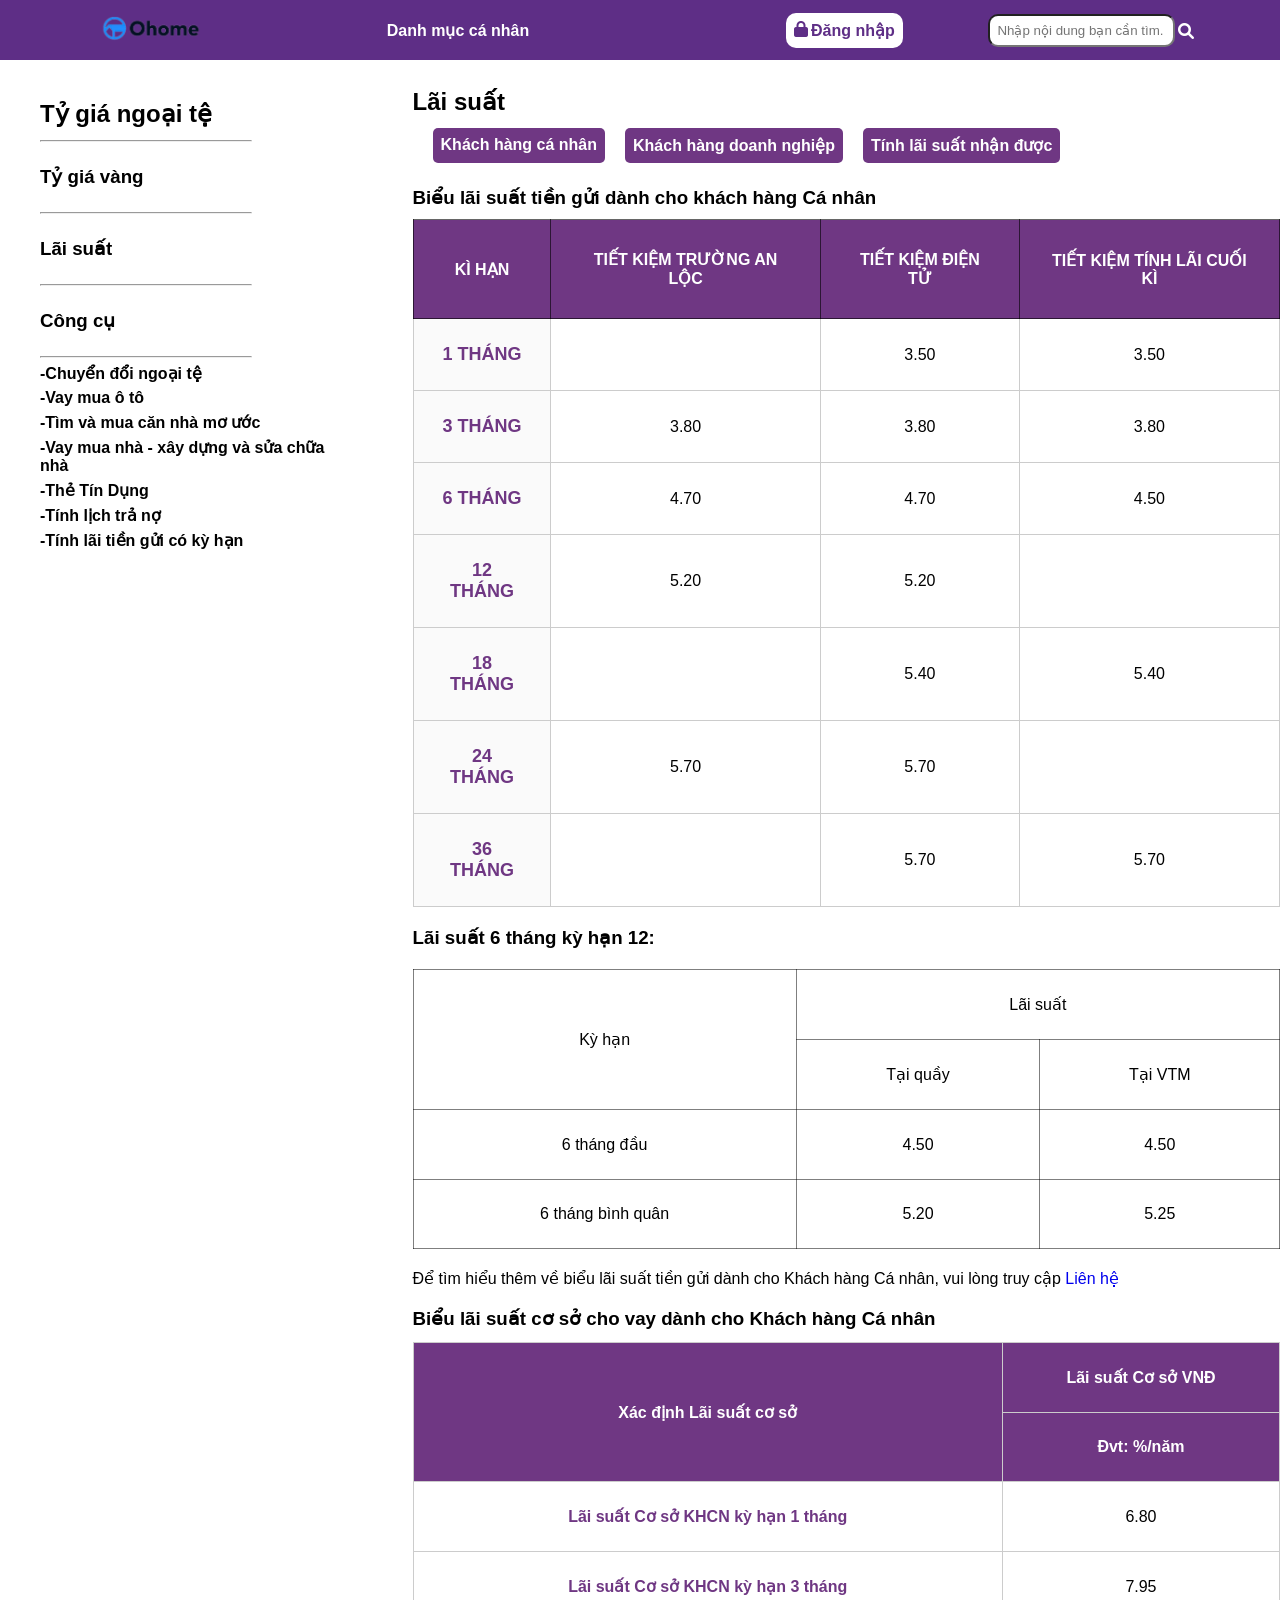
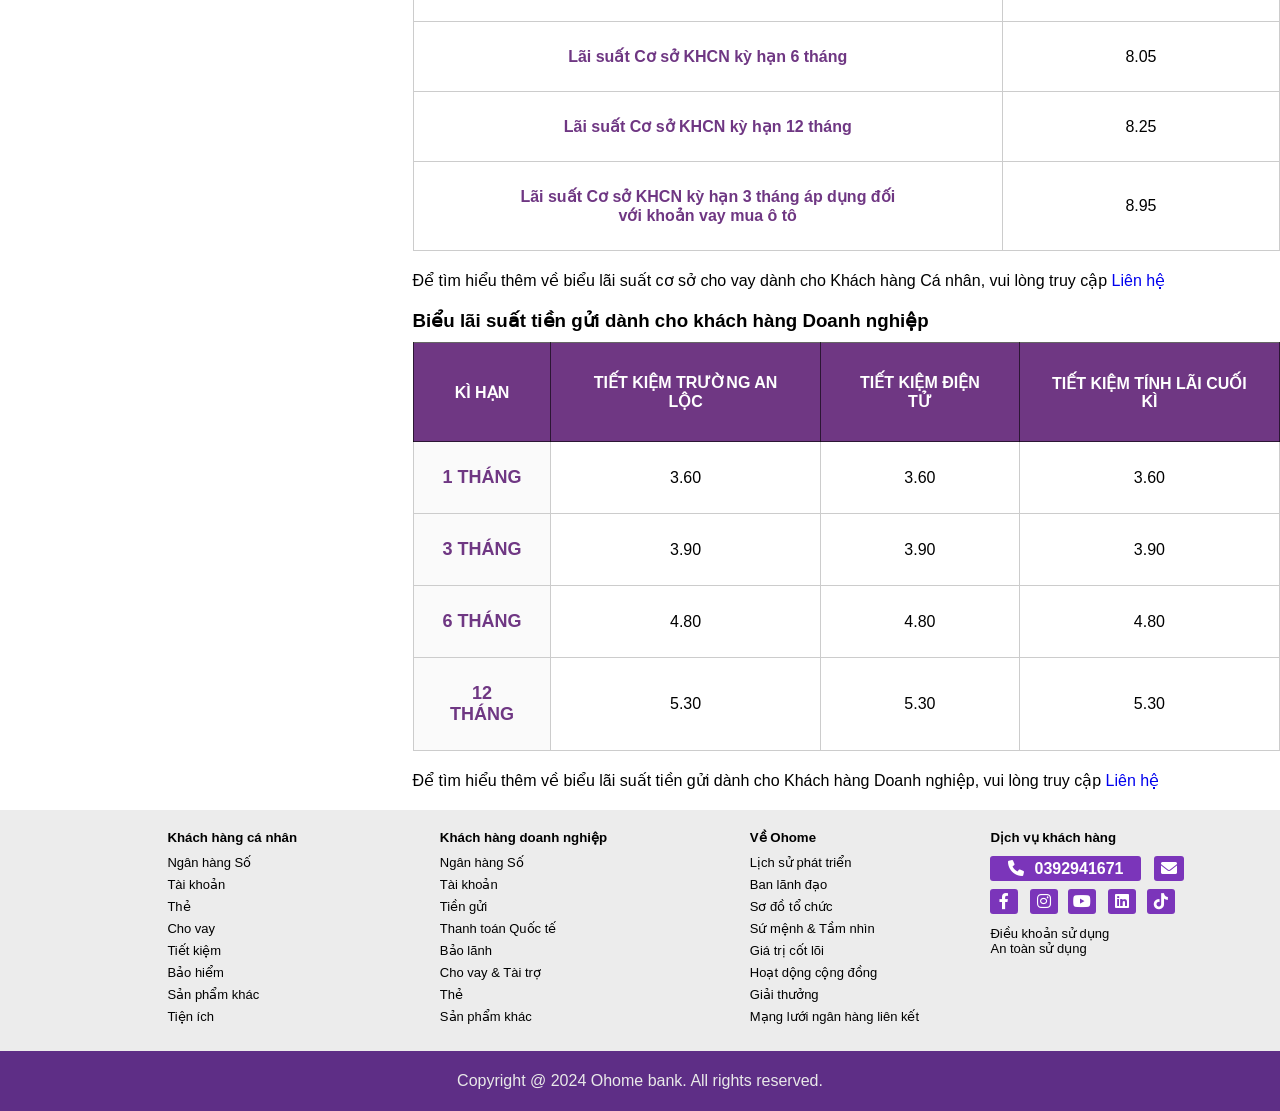
<file: rate/index.html>
<!DOCTYPE html>
<html lang="en">
<head>
    <meta charset="UTF-8">
    <meta name="viewport" content="width=device-width, initial-scale=1.0">
    <title>Lãi suất | OHOME</title>
    <link rel="stylesheet" href="css/tygia.css">
    <link rel="stylesheet" href="https://cdnjs.cloudflare.com/ajax/libs/font-awesome/6.0.0-beta3/css/all.min.css">
    <link rel="shortcut icon" href="../IMG/logo - Shortcut.jpg">
</head>
<body>
    <header>
        <div class="header flex">
            <div></div>
            <a href="http://127.0.0.1:5500/Home/index.html"><img src="../IMG/logo.jpg" alt="logo"></a>
            <div></div>
            <a href="http://127.0.0.1:5500/Home/index.html">Danh mục cá nhân</a>
            <div></div>
            <div></div>
            <div class="login flex">
                <a href="#"><i class="fa-solid fa-lock"></i></a>
                <a href="http://127.0.0.1:5500/dangnhap/index.html">Đăng nhập</a>
            </div>
            <div class="search flex">
                <input type="text" placeholder="Nhập nội dung bạn cần tìm.">
                <a href="#"><i class="fa-solid fa-magnifying-glass"></i></a>
            </div>
            <div></div>
        </div>
    <section class="tg1">
        <div>
            <h1>TỶ GIÁ, LÃI SUẤT, CÔNG CỤ TÍNH TOÁN</h1>
            <div class="tgnt-ls">
                <div class="tgnt">
                        <h2>Tỷ giá ngoại tệ</h2>
                        <hr class="mw">
                        <h3>Tỷ giá vàng</h3>
                        <hr class="mw">
                        <h3>Lãi suất</h3>
                        <hr class="mw">
                        <h3>Công cụ</h3>
                        <hr class="mw">
                        <ul class="list-cc" style="list-style-type: none;">
                            <li>-Chuyển đổi ngoại tệ</li>
                            <li>-Vay mua ô tô</li>
                            <li>-Tìm và mua căn nhà mơ ước</li>
                            <li>-Vay mua nhà - xây dựng và sửa chữa nhà</li>
                            <li>-Thẻ Tín Dụng</li>
                            <li>-Tính lịch trả nợ</li>
                            <li>-Tính lãi tiền gửi có kỳ hạn</li>
                        </ul>
                </div>
                <div class="ls">
                    <h2>Lãi suất</h2>
                    <div class="ls-kh">
                        <div class="ls-kh-it"><a href="#">Khách hàng cá nhân</a></div>
                        <div class="ls-kh-it"><a href="#">Khách hàng doanh nghiệp</a></div>
                        <div class="ls-kh-it"><a href="http://127.0.0.1:5500/tienlai/index.html">Tính lãi suất nhận được</a></div>
                    </div>
                    <h3 class="ls-bl">Biểu lãi suất tiền gửi dành cho khách hàng Cá nhân</h3>
                    <table>
                        <tr style="background-color: rgb(111 55 131);">
                            <th>KÌ HẠN</th>
                            <th>TIẾT KIỆM TRƯỜNG AN LỘC</th>
                            <th>TIẾT KIỆM ĐIỆN TỬ</th>
                            <th>TIẾT KIỆM TÍNH LÃI CUỐI KÌ</th>
                        </tr>
                        <tr>
                            <td class="month">1 THÁNG</td>
                            <td></td>
                            <td>3.50</td>
                            <td>3.50</td>
                        </tr>
                        <tr>
                            <td class="month">3 THÁNG</td>
                            <td>3.80</td>
                            <td>3.80</td>
                            <td>3.80</td>
                        </tr>
                        <tr>
                            <td class="month">6 THÁNG</td>
                            <td>4.70</td>
                            <td>4.70</td>
                            <td>4.50</td>
                        </tr>
                        <tr>
                            <td class="month">12 THÁNG</td>
                            <td>5.20</td>
                            <td>5.20</td>
                            <td></td>
                        </tr>
                        <tr>
                            <td class="month">18 THÁNG</td>
                            <td></td>
                            <td>5.40</td>
                            <td>5.40</td>
                        </tr>
                        <tr>
                            <td class="month">24 THÁNG</td>
                            <td>5.70</td>
                            <td>5.70</td>
                            <td></td>
                        </tr>
                        <tr>
                            <td class="month">36 THÁNG</td>
                            <td></td>
                            <td>5.70</td>
                            <td>5.70</td>
                        </tr>
                    </table>
                    
                    <h3 class="list-tb">Lãi suất 6 tháng kỳ hạn 12:</h3>
                    <table class="list-tb2">
                    <tr>
                        <td rowspan="2" colspan="2" >Kỳ hạn</td>
                        <td colspan="2">Lãi suất</td>
                    </tr>

                    <tr>
                        <td>Tại quầy</td>
                        <td>Tại VTM</td>
                    </tr>
                    <tr>
                        <td colspan="2">6 tháng đầu</td>
                        <td>4.50</td>
                        <td>4.50</td>
                    </tr>
                    <tr>
                        <td colspan="2">6 tháng bình quân</td>
                        <td>5.20</td>
                        <td rowspan="2">5.25</td>
                    </tr>
                    </table>
                    <div style="margin: 20px 0;">
                        Để tìm hiểu thêm về biểu lãi suất tiền gửi dành cho Khách hàng Cá nhân, vui lòng truy cập <a href="http://127.0.0.1:5500/lienhe/index.html">Liên hệ</a>
                    </div>
                    <h3>Biểu lãi suất cơ sở cho vay dành cho Khách hàng Cá nhân</h3>
                   
                    <table>
                     <tr>
                        <td style="background-color: rgb(111 55 131); color: white; font-weight: bold;"  rowspan="2">Xác định Lãi suất cơ sở</td>
                        <td style="background-color: rgb(111 55 131); color: white; font-weight: bold;" >Lãi suất Cơ sở VNĐ</td>
                     </tr>
                     <tr>
                        <td style="background-color: rgb(111 55 131); color: white; font-weight: bold;" >Đvt: %/năm</td>
                     </tr>
                     <tr>
                        <td style="color: rgb(111 55 131); font-weight: bold;">Lãi suất Cơ sở KHCN kỳ hạn 1 tháng</td>
                        <td>6.80</td>
                     </tr>
                     <tr>
                        <td style="color: rgb(111 55 131); font-weight: bold;">Lãi suất Cơ sở KHCN kỳ hạn 3 tháng</td>
                        <td>7.95</td>
                     </tr>
                     <tr>
                        <td style="color: rgb(111 55 131); font-weight: bold;">Lãi suất Cơ sở KHCN kỳ hạn 6 tháng</td>
                        <td>8.05</td>
                     </tr>
                     <tr>
                        <td style="color: rgb(111 55 131); font-weight: bold;">Lãi suất Cơ sở KHCN kỳ hạn 12 tháng</td>
                        <td>8.25</td>
                     </tr>
                     <tr>
                        <td style="color: rgb(111 55 131); font-weight: bold;">Lãi suất Cơ sở KHCN kỳ hạn 3 tháng áp dụng đối <br> với khoản vay mua ô tô</td>
                        <td>8.95</td>
                     </tr>
                    </table>
                    <div style="margin: 20px 0;">
                        Để tìm hiểu thêm về biểu lãi suất cơ sở cho vay dành cho Khách hàng Cá nhân, vui lòng truy cập <a href="http://127.0.0.1:5500/lienhe/index.html">Liên hệ</a>
                    </div>
                   
                        <h3 class="ls-bl">Biểu lãi suất tiền gửi dành cho khách hàng Doanh nghiệp</h3>
                        <table>
                            <tr style="background-color: rgb(111 55 131);">
                                <th>KÌ HẠN</th>
                                <th>TIẾT KIỆM TRƯỜNG AN LỘC</th>
                                <th>TIẾT KIỆM ĐIỆN TỬ</th>
                                <th>TIẾT KIỆM TÍNH LÃI CUỐI KÌ</th>
                            </tr>
                            <tr>
                                <td class="month">1 THÁNG</td>
                                <td>3.60</td>
                                <td>3.60</td>
                                <td>3.60</td>
                            </tr>
                            <tr>
                                <td class="month">3 THÁNG</td>
                                <td>3.90</td>
                                <td>3.90</td>
                                <td>3.90</td>
                            </tr>
                            <tr>
                                <td class="month">6 THÁNG</td>
                                <td>4.80</td>
                                <td>4.80</td>
                                <td>4.80</td>
                            </tr>
                            <tr>
                                <td class="month">12 THÁNG</td>
                                <td>5.30</td>
                                <td>5.30</td>
                                <td>5.30</td>
                            </tr>
                        </table>
                        <div style="margin: 20px 0;">
                            Để tìm hiểu thêm về biểu lãi suất tiền gửi dành cho Khách hàng Doanh nghiệp, vui lòng truy cập <a href="http://127.0.0.1:5500/lienhe/index.html">Liên hệ</a>
                        </div>
                    </div>
                </div>
            </div>
        </div>
    </section>
    <section class="section2 hidden-section">
        <div class="footer">
            <div class="footer-lv1">
                <h5>Khách hàng cá nhân</h5>
                <li class="list-item">Ngân hàng Số</li>
                <li class="list-item">Tài khoản</li>
                <li class="list-item">Thẻ</li>
                <li class="list-item">Cho vay</li>
                <li class="list-item">Tiết kiệm</li>
                <li class="list-item">Bảo hiểm</li>
                <li class="list-item">Sản phẩm khác</li>
                <li class="list-item">Tiện ích</li>
            </div>
            <div class="footer-lv1">
                <h5>Khách hàng doanh nghiệp</h5>
                <li class="list-item">Ngân hàng Số</li>
                <li class="list-item">Tài khoản</li>
                <li class="list-item">Tiền gửi</li>
                <li class="list-item">Thanh toán Quốc tế</li>
                <li class="list-item">Bảo lãnh</li>
                <li class="list-item">Cho vay & Tài trợ</li>
                <li class="list-item">Thẻ</li>
                <li class="list-item">Sản phẩm khác</li>
            </div>
            <div class="footer-lv1">
                <h5>Về Ohome</h5>
                <li class="list-item">Lịch sử phát triển</li>
                <li class="list-item">Ban lãnh đạo</li>
                <li class="list-item">Sơ đồ tổ chức</li>
                <li class="list-item">Sứ mệnh & Tầm nhìn</li>
                <li class="list-item">Giá trị cốt lõi</li>
                <li class="list-item">Hoạt dộng cộng đồng</li>
                <li class="list-item">Giải thưởng</li>
                <li class="list-item">Mạng lưới ngân hàng liên kết</li>
            </div>
            <div class="footer-lv2">
                <h5>Dịch vụ khách hàng</h5>
                <div class="list-icon-footer">
                    <div class="list-icon-lv1">
                        <a href="#" class="sdt"><i class="fa fa-phone"></i>0392941671</a>
                        <a href="#" class="mail"><i class="fa-solid fa-envelope"></i></a>
                    </div>
                    <div class="list-icon-lv1">
                        <a href="#" class="list-icon1"><i class="fa-brands fa-facebook-f"></i></a>
                        <a href="#" class="list-icon"><i class="fa-brands fa-instagram"></i></a>
                        <a href="#" class="list-icon3"><i class="fa-brands fa-youtube"></i></a>
                        <a href="#" class="list-icon"><i class="fa-brands fa-linkedin"></i></a>
                        <a href="#" class="list-icon"><i class="fa-brands fa-tiktok"></i></a>
                    </div>
                    <div class="end-footer">
                        <li class="list-item">Điều khoản sử dụng</li>
                        <li class="list-item">An toàn sử dụng</li>
                    </div>
                </div>
            </div>
        </div>
    </section>
    <footer class="footerr">
        <p>Copyright @ 2024 Ohome bank. All rights reserved.</p>
    </footer>
</body>
</html>
</file>
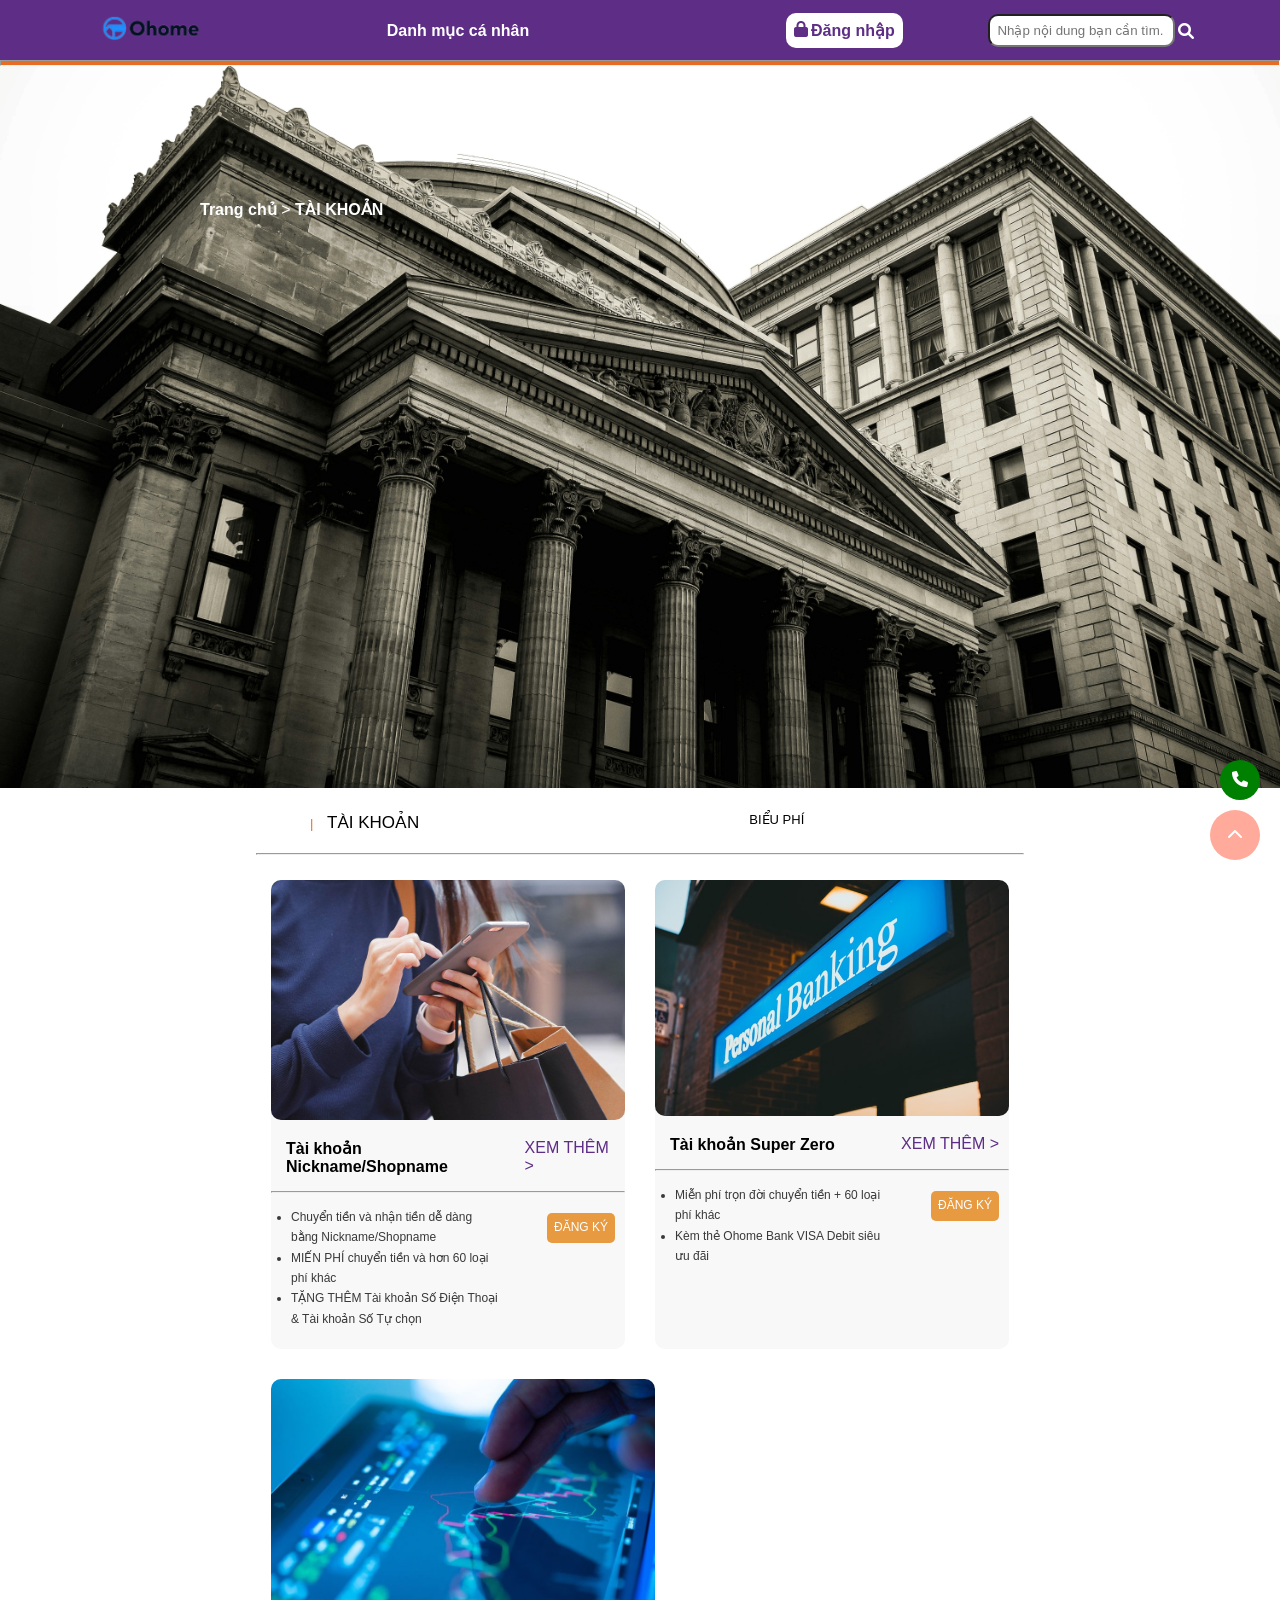
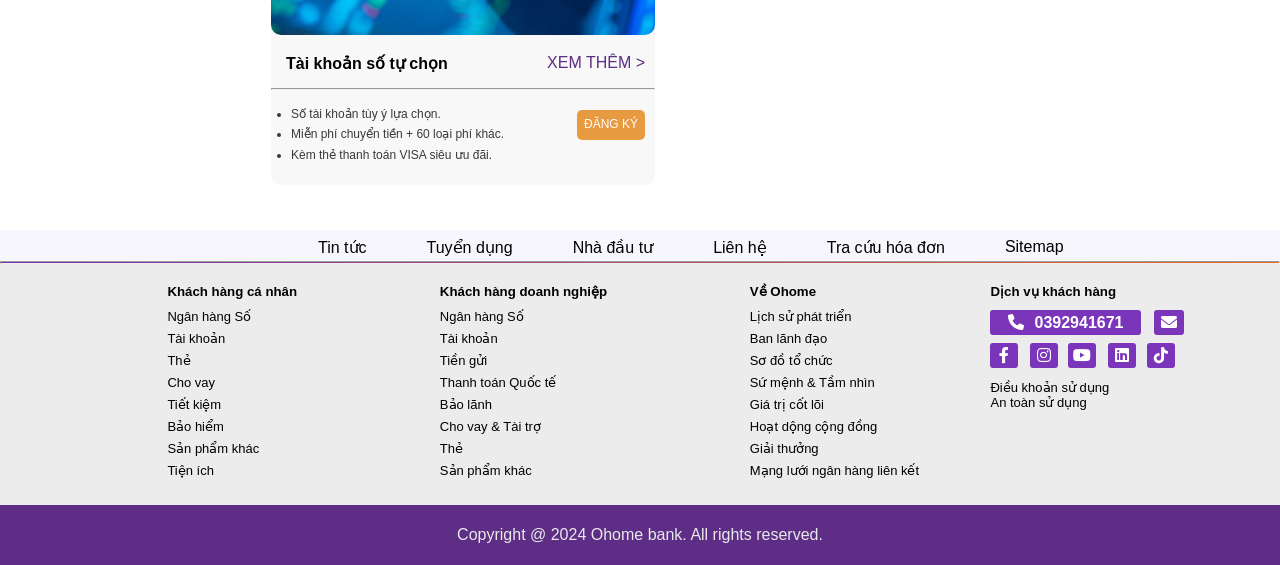
<file: taikhoan/index.html>
<!DOCTYPE html>
<html lang="en">

<head>
    <meta charset="UTF-8">
    <meta name="viewport" content="width=device-width, initial-scale=1.0">
    <title>Tài Khoản | OHOME</title>
    <link rel="stylesheet" href="style-taikhoan.css">
    <link rel="stylesheet" href="https://cdnjs.cloudflare.com/ajax/libs/font-awesome/6.0.0-beta3/css/all.min.css">
    <link rel="shortcut icon" href="../IMG/logo - Shortcut.jpg">
    <script src="https://code.jquery.com/jquery-3.7.1.js"
        integrity="sha256-eKhayi8LEQwp4NKxN+CfCh+3qOVUtJn3QNZ0TciWLP4=" crossorigin="anonymous"></script>

</head>

<body>
    <!-- xử lí scroll về top  -->
    <script>
        $(document).ready(function () {
            $(window).scroll(function () {
                if ($(this).scrollTop() > 0) {
                    $("#backtop").fadeIn();
                } else {
                    $("#backtop").fadeOut();
                }
            });
            // sử lý sự kiện khi nhấn vô backtop
            $("#backtop").click(function () {
                $("html, body").animate({
                    scrollTop: 0
                }, 1000);
            })
        });
    </script>

    <header>
        <div class="header flex">
            <div></div>
            <a href="http://127.0.0.1:5500/Home/index.html"><img src="../IMG/logo.jpg" alt="logo"></a>
            <div></div>
            <a href="http://127.0.0.1:5500/Home/index.html">Danh mục cá nhân</a>
            <div></div>
            <div></div>
            <div class="login flex">
                <a href="#"><i class="fa-solid fa-lock"></i></a>
                <a href="http://127.0.0.1:5500/dangnhap/index.html">Đăng nhập</a>
            </div>
            <div class="search flex">
                <input type="text" placeholder="Nhập nội dung bạn cần tìm.">
                <a href="#"><i class="fa-solid fa-magnifying-glass"></i></a>
            </div>
            <div></div>
        </div>
    </header>
    <!-- ======= header max-width===== -->
    <header class="header-maxwidth">
        <a class="logo" href="http://127.0.0.1:5500/Home/index.html"><img src="../IMG/logo.jpg" alt="logo"></a>
        <a class="login" href="http://127.0.0.1:5500/dangnhap/index.html"><i class="fa-solid fa-lock"></i></a>
    </header>
    <section class="bgr">
        <hr>
        <div class="bgr-img">
            <img src="../IMG/tk-bg0-min.png" alt="bgr">
        </div>
        <p class="a-hover"><a href="http://127.0.0.1:5500/Home/index.html" class="a-hover hidden-section">Trang chủ</a>
            > <a href="#" class="a-hover">TÀI KHOẢN</a></p>
        <div class="phone">
            <a href="http://127.0.0.1:5500/lienhe/index.html"><i class="fa-solid fa-phone"></i></a>
        </div>
        <div id="backtop">
            <i class="fas fa-chevron-up"></i>
        </div>
    </section>
    <div class="taikhoan">
        <p>| <span>TÀI KHOẢN</span></p>
        <p class="hidden-section">BIỂU PHÍ</p>

    </div>
    <section class="section1">
        <hr class="hidden-section">
        <div class="info-section1 flex-section">
            <div class="child-info1">
                <img src="../IMG/img-item1.jpg" alt="img">
                <div class="xemthem flex">
                    <p>Tài khoản Nickname/Shopname</p>
                    <a href="#">XEM THÊM ></a>
                </div>
                <hr>
                <div class="khuyenmai flex">
                    <ul class="info-khuyenmai">
                        <li>Chuyển tiền và nhận tiền dễ dàng bằng Nickname/Shopname</li>
                        <li>MIẾN PHÍ chuyển tiền và hơn 60 loại phí khác</li>
                        <li>TẶNG THÊM Tài khoản Số Điện Thoại & Tài khoản Số Tự chọn</li>
                    </ul>
                    <p>ĐĂNG KÝ</p>
                </div>
            </div>
            <div class="child-info2">
                <img src="../IMG/img-item2.jpg" alt="img">
                <div class="xemthem flex">
                    <p>Tài khoản Super Zero</p>
                    <a href="#">XEM THÊM ></a>
                </div>
                <hr>
                <div class="khuyenmai flex">
                    <ul class="info-khuyenmai">
                        <li>Miễn phí trọn đời chuyển tiền + 60 loại phí khác</li>
                        <li>Kèm thẻ Ohome Bank VISA Debit siêu ưu đãi</li>
                    </ul>
                    <p>ĐĂNG KÝ</p>
                </div>
            </div>
        </div>
        <div class="info-section1 flex-section">
            <div class="child-info1">
                <img src="../IMG/img-item3.jpg" alt="img">
                <div class="xemthem flex">
                    <p>Tài khoản số tự chọn</p>
                    <a href="#">XEM THÊM ></a>
                </div>
                <hr>
                <div class="khuyenmai flex">
                    <ul class="info-khuyenmai">
                        <li>Số tài khoản tùy ý lựa chọn.</li>
                        <li>Miễn phí chuyển tiền + 60 loại phí khác.</li>
                        <li>Kèm thẻ thanh toán VISA siêu ưu đãi.</li>
                    </ul>
                    <p>ĐĂNG KÝ</p>
                </div>
            </div>
    </section>
    <div class="timhieuthem hidden-section">
        <ul>
            <li><a href="http://127.0.0.1:5500/TinTuc/index.html" class="tht-hover">Tin tức</a></li>
            <li><a href="http://127.0.0.1:5500/tuyendung/index.html" class="tht-hover">Tuyển dụng</a></li>
            <li><a href="#" class="tht-hover">Nhà đầu tư</a></li>
            <li><a href="http://127.0.0.1:5500/lienhe/index.html" class="tht-hover">Liên hệ</a></li>
            <li><a href="#" class="tht-hover">Tra cứu hóa đơn</a></li>
            <li><a href="#" class="tht-hover">Sitemap</a></li>
    </div>
    <div class="hrr">
        <hr>
    </div>
    <section class="section2 hidden-section">
        <div class="footer">
            <div class="footer-lv1">
                <h5>Khách hàng cá nhân</h5>
                <li class="list-item">Ngân hàng Số</li>
                <li class="list-item">Tài khoản</li>
                <li class="list-item">Thẻ</li>
                <li class="list-item">Cho vay</li>
                <li class="list-item">Tiết kiệm</li>
                <li class="list-item">Bảo hiểm</li>
                <li class="list-item">Sản phẩm khác</li>
                <li class="list-item">Tiện ích</li>
            </div>
            <div class="footer-lv1">
                <h5>Khách hàng doanh nghiệp</h5>
                <li class="list-item">Ngân hàng Số</li>
                <li class="list-item">Tài khoản</li>
                <li class="list-item">Tiền gửi</li>
                <li class="list-item">Thanh toán Quốc tế</li>
                <li class="list-item">Bảo lãnh</li>
                <li class="list-item">Cho vay & Tài trợ</li>
                <li class="list-item">Thẻ</li>
                <li class="list-item">Sản phẩm khác</li>
            </div>
            <div class="footer-lv1">
                <h5>Về Ohome</h5>
                <li class="list-item">Lịch sử phát triển</li>
                <li class="list-item">Ban lãnh đạo</li>
                <li class="list-item">Sơ đồ tổ chức</li>
                <li class="list-item">Sứ mệnh & Tầm nhìn</li>
                <li class="list-item">Giá trị cốt lõi</li>
                <li class="list-item">Hoạt dộng cộng đồng</li>
                <li class="list-item">Giải thưởng</li>
                <li class="list-item">Mạng lưới ngân hàng liên kết</li>
            </div>
            <div class="footer-lv2">
                <h5>Dịch vụ khách hàng</h5>
                <div class="list-icon-footer">
                    <div class="list-icon-lv1">
                        <a href="#" class="sdt"><i class="fa fa-phone"></i>0392941671</a>
                        <a href="#" class="mail"><i class="fa-solid fa-envelope"></i></a>
                    </div>
                    <div class="list-icon-lv1">
                        <a href="#" class="list-icon1"><i class="fa-brands fa-facebook-f"></i></a>
                        <a href="#" class="list-icon"><i class="fa-brands fa-instagram"></i></a>
                        <a href="#" class="list-icon3"><i class="fa-brands fa-youtube"></i></a>
                        <a href="#" class="list-icon"><i class="fa-brands fa-linkedin"></i></a>
                        <a href="#" class="list-icon"><i class="fa-brands fa-tiktok"></i></a>
                    </div>
                    <div class="end-footer">
                        <li class="list-item">Điều khoản sử dụng</li>
                        <li class="list-item">An toàn sử dụng</li>
                    </div>
                </div>
            </div>
        </div>
    </section>

    <footer class="footerr">
        <p>Copyright @ 2024 Ohome bank. All rights reserved.</p>
    </footer>
</body>

</html>
</file>
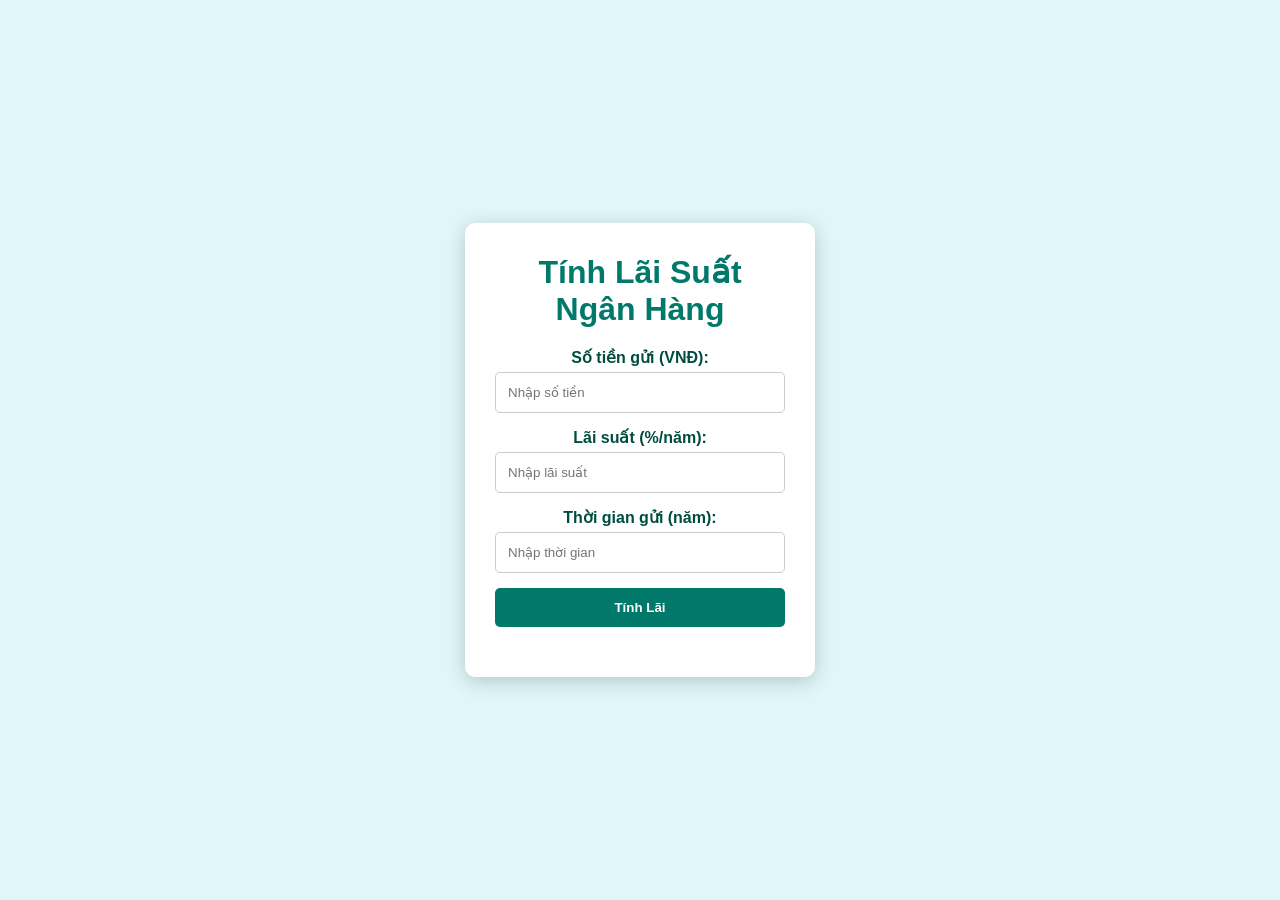
<file: tienlai/index.html>
<!DOCTYPE html>
<html lang="vi">
<head>
    <meta charset="UTF-8">
    <meta name="viewport" content="width=device-width, initial-scale=1.0">
    <title>Tính Lãi Suất Ngân Hàng</title>
    <link rel="stylesheet" href="style.css">
</head>
<body>
    <div class="container">
        <h1>Tính Lãi Suất Ngân Hàng</h1>
        <div class="form-group">
            <label for="amount">Số tiền gửi (VNĐ):</label>
            <input type="number" id="amount" placeholder="Nhập số tiền">
        </div>
        <div class="form-group">
            <label for="rate">Lãi suất (%/năm):</label>
            <input type="number" id="rate" placeholder="Nhập lãi suất">
        </div>
        <div class="form-group">
            <label for="time">Thời gian gửi (năm):</label>
            <input type="number" id="time" placeholder="Nhập thời gian">
        </div>
        <button id="calculate">Tính Lãi</button>
        <h2 id="result"></h2>
    </div>

    <script src="main.js"></script>
</body>
</html>
</file>
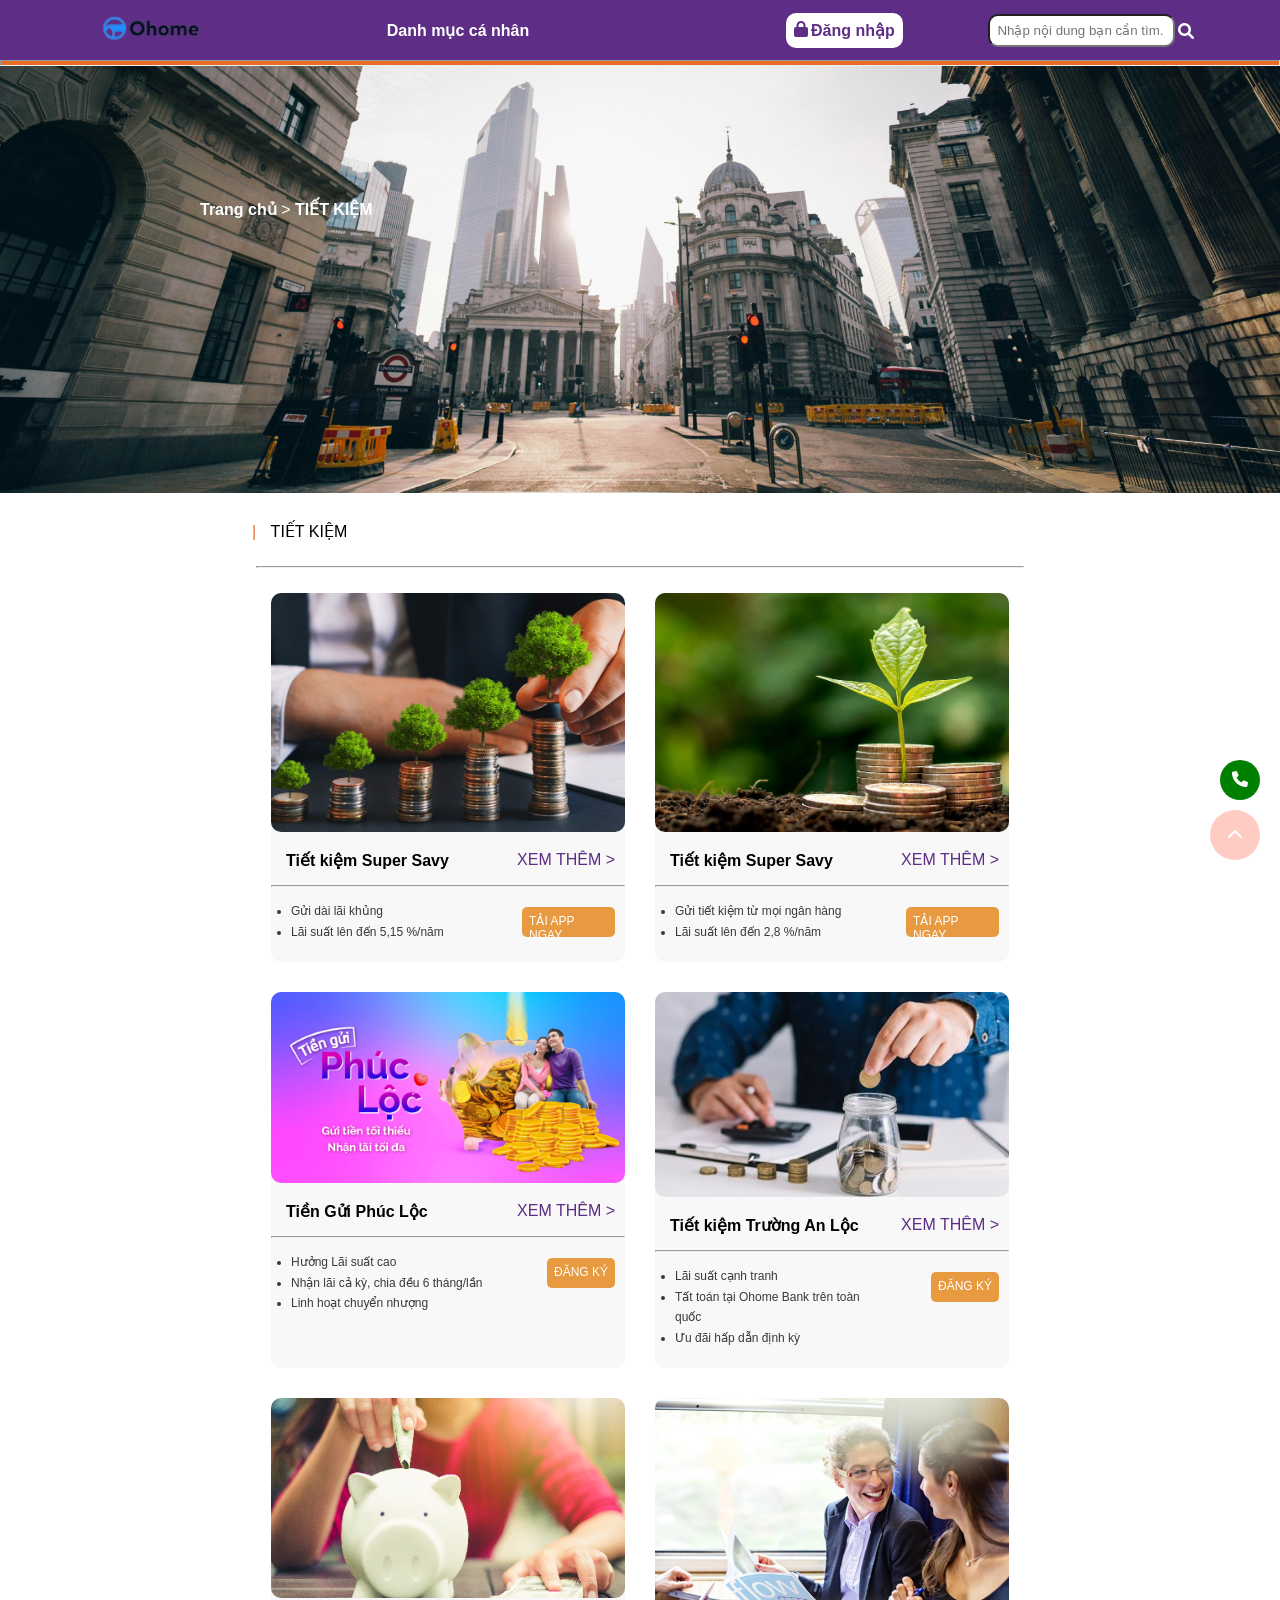
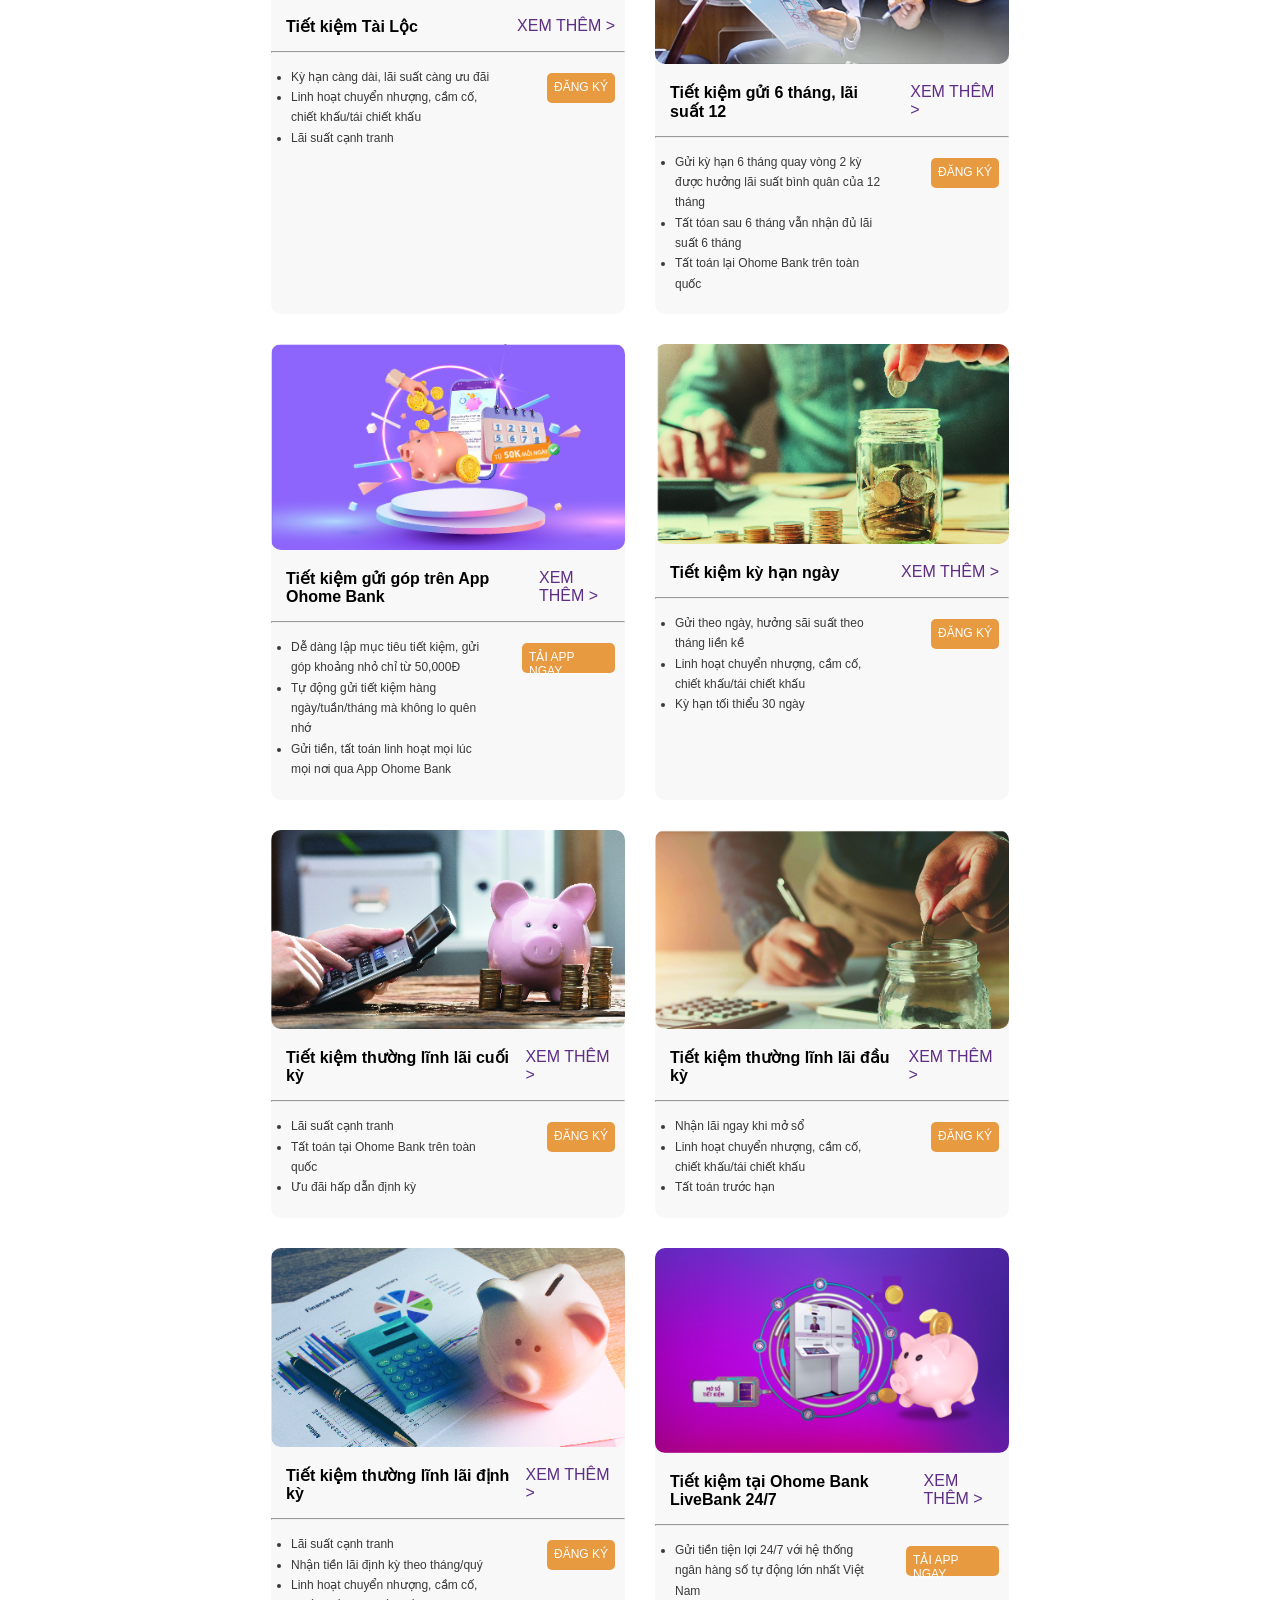
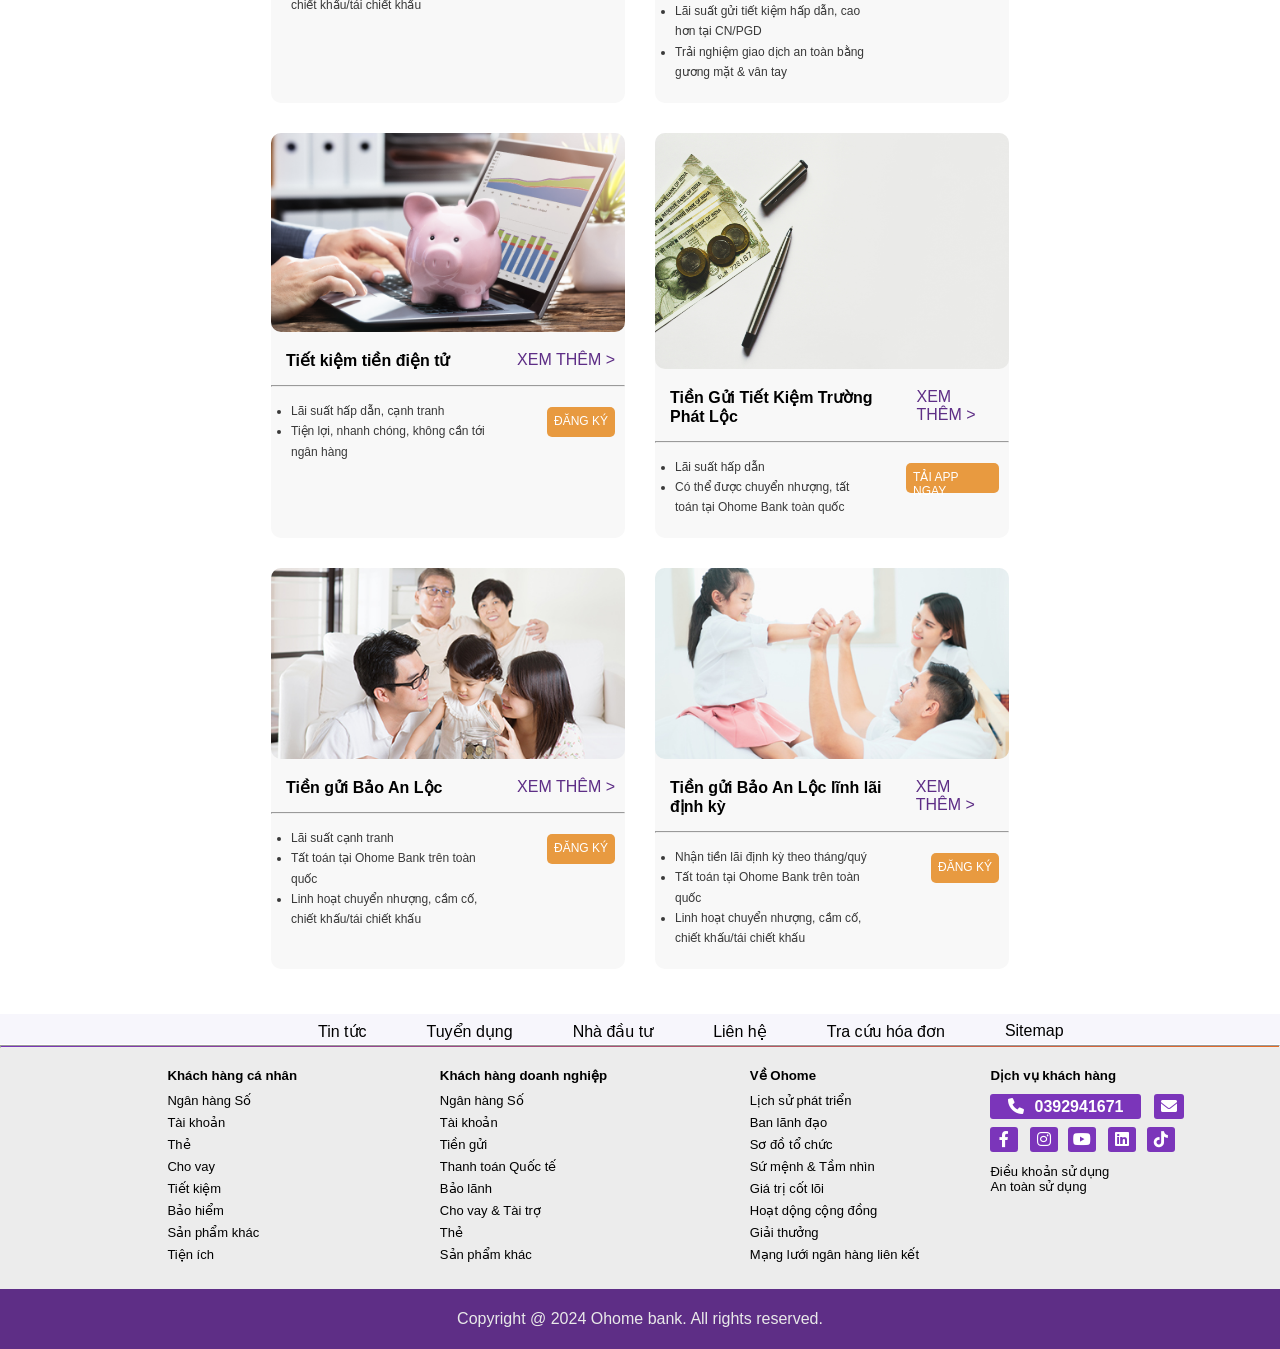
<file: tietkiem/index.html>
<!DOCTYPE html>
<html lang="en">
<head>
    <meta charset="UTF-8">
    <meta name="viewport" content="width=device-width, initial-scale=1.0">
    <title>Tiết Kiệm | OHOME</title>
    <link rel="stylesheet" href="style-tietkiem.css">
    <link rel="stylesheet" href="https://cdnjs.cloudflare.com/ajax/libs/font-awesome/6.0.0-beta3/css/all.min.css">
    <link rel="shortcut icon" href="../IMG/logo - Shortcut.jpg">
    <script src="https://code.jquery.com/jquery-3.7.1.js"
    integrity="sha256-eKhayi8LEQwp4NKxN+CfCh+3qOVUtJn3QNZ0TciWLP4=" crossorigin="anonymous"></script>

</head>
<body>
        <!-- xử lí scroll về top  -->
        <script>
            $(document).ready(function () {
                $(window).scroll(function () {
                    if ($(this).scrollTop() > 0) {
                        $("#backtop").fadeIn();
                    } else {
                        $("#backtop").fadeOut();
                    }
                });
                // sử lý sự kiện khi nhấn vô backtop
                $("#backtop").click(function () {
                    $("html, body").animate({
                        scrollTop: 0
                    }, 1000);
                })
            });
        </script>
    
    <header>
        <div class="header flex">
            <div></div>
            <a href="http://127.0.0.1:5500/Home/index.html"><img src="../IMG/logo.jpg" alt="logo"></a>
            <div></div>
            <a href="http://127.0.0.1:5500/Home/index.html">Danh mục cá nhân</a>
            <div></div>
            <div></div>
            <div class="login flex">
                <a href="#"><i class="fa-solid fa-lock"></i></a>
                <a href="http://127.0.0.1:5500/dangnhap/index.html">Đăng nhập</a>
            </div>
            <div class="search flex">
                <input type="text" placeholder="Nhập nội dung bạn cần tìm.">
                <a href="#"><i class="fa-solid fa-magnifying-glass"></i></a>
            </div>
            <div></div>
        </div>
    </header>
    <!-- ======= header max-width===== -->
    <header class="header-maxwidth">
        <a class="logo" href="http://127.0.0.1:5500/Home/index.html"><img src="../IMG/logo.jpg" alt="logo"></a>
        <a class="login" href="http://127.0.0.1:5500/dangnhap/index.html"><i class="fa-solid fa-lock"></i></a>
    </header>

    <section class="bgr">
        <hr>
        <div class="bgr-img">
            <img src="../IMG/tk-bg6.jpg" alt="bgr">
        </div>
        <p class="a-hover"><a href="http://127.0.0.1:5500/Home/index.html" class="a-hover hidden-section">Trang chủ</a> > <a href="#" class="a-hover">TIẾT KIỆM</a></p>
        <div class="phone">
            <a href="http://127.0.0.1:5500/lienhe/index.html"><i class="fa-solid fa-phone"></i></a>
        </div>
        <div id="backtop">
            <i class="fas fa-chevron-up"></i>
        </div>
    </section>
    <div class="tietkiem">
        <p>| <span>TIẾT KIỆM</span></p>
    </div>
    <section class="section1">
        <hr>
        <div class="info-section1 flex-section">
            <div class="child-info1">
                <img src="../IMG/tkiem-bg.jpg" alt="img">
                <div class="xemthem flex">
                    <p>Tiết kiệm Super Savy</p>
                    <a href="#">XEM THÊM ></a>
                </div>
                <hr>
                <div class="khuyenmai flex">
                    <ul class="info-khuyenmai">
                        <li>Gửi dài lãi khủng</li>
                        <li>Lãi suất lên đến 5,15 %/năm</li>
                    </ul>
                    <p>TẢI APP NGAY</p>
                </div> 
            </div>
            <div class="child-info2">
                <img src="../IMG/tkiem-bg1.jpg" alt="img">
                <div class="xemthem flex">
                    <p>Tiết kiệm Super Savy</p>
                    <a href="#">XEM THÊM ></a>
                </div>
                <hr>
                <div class="khuyenmai flex">
                    <ul class="info-khuyenmai">
                        <li>Gửi tiết kiệm từ mọi ngân hàng</li>
                        <li>Lãi suất lên đến 2,8 %/năm</li>
                    </ul>
                    <p>TẢI APP NGAY</p>
                </div>
            </div>
        </div>
        <div class="info-section1 flex-section">
            <div class="child-info1">
                <img src="../IMG/resize-Phúc-lộc-430x232.jpg" alt="img">
                <div class="xemthem flex">
                    <p>Tiền Gửi Phúc Lộc</p>
                    <a href="#">XEM THÊM ></a>
                </div>
                <hr>
                <div class="khuyenmai flex">
                    <ul class="info-khuyenmai">
                        <li>Hưởng Lãi suất cao</li>
                        <li>Nhận lãi cả kỳ, chia đều 6 tháng/lần</li>
                        <li>Linh hoạt chuyển nhượng</li>
                    </ul>
                    <p>ĐĂNG KÝ</p>
                </div> 
            </div>
            <div class="child-info2">
                <img src="../IMG/405707-PCVOP0-473+(1).jpg" alt="img">
                <div class="xemthem flex">
                    <p>Tiết kiệm Trường An Lộc</p>
                    <a href="#">XEM THÊM ></a>
                </div>
                <hr>
                <div class="khuyenmai flex">
                    <ul class="info-khuyenmai">
                        <li>Lãi suất cạnh tranh</li>
                        <li>Tất toán tại Ohome Bank trên toàn quốc</li>
                        <li>Ưu đãi hấp dẫn định kỳ</li>
                    </ul>
                    <p>ĐĂNG KÝ</p>
                </div>
            </div>
        </div>
        <div class="info-section1 flex-section">
            <div class="child-info1">
                <img src="../IMG/tk+tai+loc.jpg" alt="img">
                <div class="xemthem flex">
                    <p>Tiết kiệm Tài Lộc</p>
                    <a href="#">XEM THÊM ></a>
                </div>
                <hr>
                <div class="khuyenmai flex">
                    <ul class="info-khuyenmai">
                        <li>Kỳ hạn càng dài, lãi suất càng ưu đãi</li>
                        <li>Linh hoạt chuyển nhượng, cầm cố, chiết khấu/tái chiết khấu</li>
                        <li>Lãi suất cạnh tranh</li>
                    </ul>
                    <p>ĐĂNG KÝ</p>
                </div> 
            </div>
            <div class="child-info2">
                <img src="../IMG/tkiem-it.jpg" alt="img">
                <div class="xemthem flex">
                    <p>Tiết kiệm gửi 6 tháng, lãi suất 12</p>
                    <a href="#">XEM THÊM ></a>
                </div>
                <hr>
                <div class="khuyenmai flex">
                    <ul class="info-khuyenmai">
                        <li>Gửi kỳ hạn 6 tháng quay vòng 2 kỳ được hưởng lãi suất bình quân của 12 tháng</li>
                        <li>Tất tóan sau 6 tháng vẫn nhận đủ lãi suất 6 tháng</li>
                        <li>Tất toán lại Ohome Bank trên toàn quốc</li>
                    </ul>
                    <p>ĐĂNG KÝ</p>
                </div>
            </div>
        </div>
        <div class="info-section1 flex-section">
            <div class="child-info1">
                <img src="../IMG/TKGG_Banner+trang+SP+ngoài.jpg" alt="img">
                <div class="xemthem flex">
                    <p>Tiết kiệm gửi góp trên App Ohome Bank</p>
                    <a href="#">XEM THÊM ></a>
                </div>
                <hr>
                <div class="khuyenmai flex">
                    <ul class="info-khuyenmai">
                        <li>Dễ dàng lập mục tiêu tiết kiệm, gửi góp khoảng nhỏ chỉ từ 50,000Đ</li>
                        <li>Tự động gửi tiết kiệm hàng ngày/tuần/tháng mà không lo quên nhớ</li>
                        <li>Gửi tiền, tất toán linh hoạt mọi lúc mọi nơi qua App Ohome Bank</li>
                    </ul>
                    <p>TẢI APP NGAY</p>
                </div> 
            </div>
            <div class="child-info2">
                <img src="../IMG//tk+ky+han+ngay.jpg" alt="img">
                <div class="xemthem flex">
                    <p>Tiết kiệm kỳ hạn ngày</p>
                    <a href="#">XEM THÊM ></a>
                </div>
                <hr>
                <div class="khuyenmai flex">
                    <ul class="info-khuyenmai">
                        <li>Gửi theo ngày, hưởng sãi suất theo tháng liền kề</li>
                        <li>Linh hoạt chuyển nhượng, cầm cố, chiết khấu/tái chiết khấu</li>
                        <li>Kỳ hạn tối thiểu 30 ngày</li>
                    </ul>
                    <p>ĐĂNG KÝ</p>
                </div>
            </div>
        </div>
        <div class="info-section1 flex-section">
            <div class="child-info1">
                <img src="../IMG//tk+thuong+linh+lai+cuoi+ky.jpg" alt="img">
                <div class="xemthem flex">
                    <p>Tiết kiệm thường lĩnh lãi cuối kỳ</p>
                    <a href="#">XEM THÊM ></a>
                </div>
                <hr>
                <div class="khuyenmai flex">
                    <ul class="info-khuyenmai">
                        <li>Lãi suất cạnh tranh</li>
                        <li>Tất toán tại Ohome Bank trên toàn quốc</li>
                        <li>Ưu đãi hấp dẫn định kỳ</li>
                    </ul>
                    <p>ĐĂNG KÝ</p>
                </div> 
            </div>
            <div class="child-info2">
                <img src="../IMG/tk+thuong+linh+lai+dau+ky.jpg" alt="img">
                <div class="xemthem flex">
                    <p>Tiết kiệm thường lĩnh lãi đầu kỳ</p>
                    <a href="#">XEM THÊM ></a>
                </div>
                <hr>
                <div class="khuyenmai flex">
                    <ul class="info-khuyenmai">
                        <li>Nhận lãi ngay khi mở sổ</li>
                        <li>Linh hoạt chuyển nhượng, cầm cố, chiết khấu/tái chiết khấu</li>
                        <li>Tất toán trước hạn</li>
                    </ul>
                    <p>ĐĂNG KÝ</p>
                </div>
            </div>
        </div>
        <div class="info-section1 flex-section">
            <div class="child-info1">
                <img src="../IMG/tk+thuong+linh+lai+dinh+ky.jpg" alt="img">
                <div class="xemthem flex">
                    <p>Tiết kiệm thường lĩnh lãi định kỳ</p>
                    <a href="#">XEM THÊM ></a>
                </div>
                <hr>
                <div class="khuyenmai flex">
                    <ul class="info-khuyenmai">
                        <li>Lãi suất cạnh tranh</li>
                        <li>Nhận tiền lãi định kỳ theo tháng/quý</li>
                        <li>Linh hoạt chuyển nhượng, cầm cố, chiết khấu/tái chiết khấu</li>
                    </ul>
                    <p>ĐĂNG KÝ</p>
                </div> 
            </div>
            <div class="child-info2">
                <img src="../IMG/Banner+LiveBank++(414+×+240+px).png" alt="img">
                <div class="xemthem flex">
                    <p>Tiết kiệm tại Ohome Bank LiveBank 24/7</p>
                    <a href="#">XEM THÊM ></a>
                </div>
                <hr>
                <div class="khuyenmai flex">
                    <ul class="info-khuyenmai">
                        <li>Gửi tiền tiện lợi 24/7 với hệ thống ngân hàng số tự động lớn nhất Việt Nam</li>
                        <li>Lãi suất gửi tiết kiệm hấp dẫn, cao hơn tại CN/PGD</li>
                        <li>Trải nghiệm giao dịch an toàn bằng gương mặt & vân tay</li>
                    </ul>
                    <p>TẢI APP NGAY</p>
                </div>
            </div>
        </div>
        <div class="info-section1 flex-section">
            <div class="child-info1">
                <img src="../IMG/10_Tiết+kiệm+điện+tử+430x242.png" alt="img">
                <div class="xemthem flex">
                    <p>Tiết kiệm tiền điện tử</p>
                    <a href="#">XEM THÊM ></a>
                </div>
                <hr>
                <div class="khuyenmai flex">
                    <ul class="info-khuyenmai">
                        <li>Lãi suất hấp dẫn, cạnh tranh</li>
                        <li>Tiện lợi, nhanh chóng, không cần tới ngân hàng</li>
                    </ul>
                    <p>ĐĂNG KÝ</p>
                </div> 
            </div>
            <div class="child-info2">
                <img src="../IMG/tkiem-it1.jpg" alt="img">
                <div class="xemthem flex">
                    <p>Tiền Gửi Tiết Kiệm Trường Phát Lộc</p>
                    <a href="#">XEM THÊM ></a>
                </div>
                <hr>
                <div class="khuyenmai flex">
                    <ul class="info-khuyenmai">
                        <li>Lãi suất hấp dẫn</li>
                        <li>Có thể được chuyển nhượng, tất toán tại Ohome Bank toàn quốc</li>
                    </ul>
                    <p>TẢI APP NGAY</p>
                </div>
            </div>
        </div>
        <div class="info-section1 flex-section">
            <div class="child-info1">
                <img src="../IMG/430x232.jpg" alt="img">
                <div class="xemthem flex">
                    <p>Tiền gửi Bảo An Lộc </p>
                    <a href="#">XEM THÊM ></a>
                </div>
                <hr>
                <div class="khuyenmai flex">
                    <ul class="info-khuyenmai">
                        <li>Lãi suất cạnh tranh</li>
                        <li>Tất toán tại Ohome Bank trên toàn quốc</li>
                        <li>Linh hoạt chuyển nhượng, cầm cố, chiết khấu/tái chiết khấu</li>
                    </ul>
                    <p>ĐĂNG KÝ</p>
                </div> 
            </div>
            <div class="child-info2">
                <img src="../IMG//bao+an+loc+430x232.jpg" alt="img">
                <div class="xemthem flex">
                    <p>Tiền gửi Bảo An Lộc lĩnh lãi định kỳ</p>
                    <a href="#">XEM THÊM ></a>
                </div>
                <hr>
                <div class="khuyenmai flex">
                    <ul class="info-khuyenmai">
                        <li>Nhận tiền lãi định kỳ theo tháng/quý</li>
                        <li>Tất toán tại Ohome Bank trên toàn quốc</li>
                        <li>Linh hoạt chuyển nhượng, cầm cố, chiết khấu/tái chiết khấu</li>
                    </ul>
                    <p>ĐĂNG KÝ</p>
                </div>
            </div>
        </div>
    </section>
    <div class="timhieuthem hidden-section">
        <ul>
            <li><a href="http://127.0.0.1:5500/TinTuc/index.html" class="tht-hover">Tin tức</a></li>
            <li><a href="http://127.0.0.1:5500/tuyendung/index.html" class="tht-hover">Tuyển dụng</a></li>
            <li><a href="#" class="tht-hover">Nhà đầu tư</a></li>
            <li><a href="http://127.0.0.1:5500/lienhe/index.html" class="tht-hover">Liên hệ</a></li>
            <li><a href="#" class="tht-hover">Tra cứu hóa đơn</a></li>
            <li><a href="#" class="tht-hover">Sitemap</a></li>
    </div>
    <div class="hrr">
        <hr>
    </div>
    <section class="section2 hidden-section">
        <div class="footer">
                <div class="footer-lv1">
                    <h5>Khách hàng cá nhân</h5>
                    <li class="list-item">Ngân hàng Số</li>
                    <li class="list-item">Tài khoản</li>
                    <li class="list-item">Thẻ</li>
                    <li class="list-item">Cho vay</li>
                    <li class="list-item">Tiết kiệm</li>
                    <li class="list-item">Bảo hiểm</li>
                    <li class="list-item">Sản phẩm khác</li>
                    <li class="list-item">Tiện ích</li>
                </div>
                <div class="footer-lv1">
                    <h5>Khách hàng doanh nghiệp</h5>
                    <li class="list-item">Ngân hàng Số</li>
                    <li class="list-item">Tài khoản</li>
                    <li class="list-item">Tiền gửi</li>
                    <li class="list-item">Thanh toán Quốc tế</li>
                    <li class="list-item">Bảo lãnh</li>
                    <li class="list-item">Cho vay & Tài trợ</li>
                    <li class="list-item">Thẻ</li>
                    <li class="list-item">Sản phẩm khác</li>
                </div>
                <div class="footer-lv1">
                    <h5>Về Ohome</h5>
                    <li class="list-item">Lịch sử phát triển</li>
                    <li class="list-item">Ban lãnh đạo</li>
                    <li class="list-item">Sơ đồ tổ chức</li>
                    <li class="list-item">Sứ mệnh & Tầm nhìn</li>
                    <li class="list-item">Giá trị cốt lõi</li>
                    <li class="list-item">Hoạt dộng cộng đồng</li>
                    <li class="list-item">Giải thưởng</li>
                    <li class="list-item">Mạng lưới ngân hàng liên kết</li>
                </div>
                <div class="footer-lv2">
                    <h5>Dịch vụ khách hàng</h5>
                    <div class="list-icon-footer">
                        <div class="list-icon-lv1">
                            <a href="#" class="sdt"><i class="fa fa-phone"></i>0392941671</a>
                            <a href="#" class="mail"><i class="fa-solid fa-envelope"></i></a>
                        </div>
                        <div class="list-icon-lv1">
                            <a href="#" class="list-icon1"><i class="fa-brands fa-facebook-f"></i></a>
                            <a href="#" class="list-icon"><i class="fa-brands fa-instagram"></i></a>
                            <a href="#" class="list-icon3"><i class="fa-brands fa-youtube"></i></a>
                            <a href="#" class="list-icon"><i class="fa-brands fa-linkedin"></i></a>
                            <a href="#" class="list-icon"><i class="fa-brands fa-tiktok"></i></a>
                        </div>
                        <div class="end-footer">
                            <li class="list-item">Điều khoản sử dụng</li>
                            <li class="list-item">An toàn sử dụng</li>
                        </div>
                    </div>
                </div>
        </div>
    </section>
</body>
<footer class="footerr">
    <p>Copyright @ 2024 Ohome bank. All rights reserved.</p>
</footer>
</html>
</file>
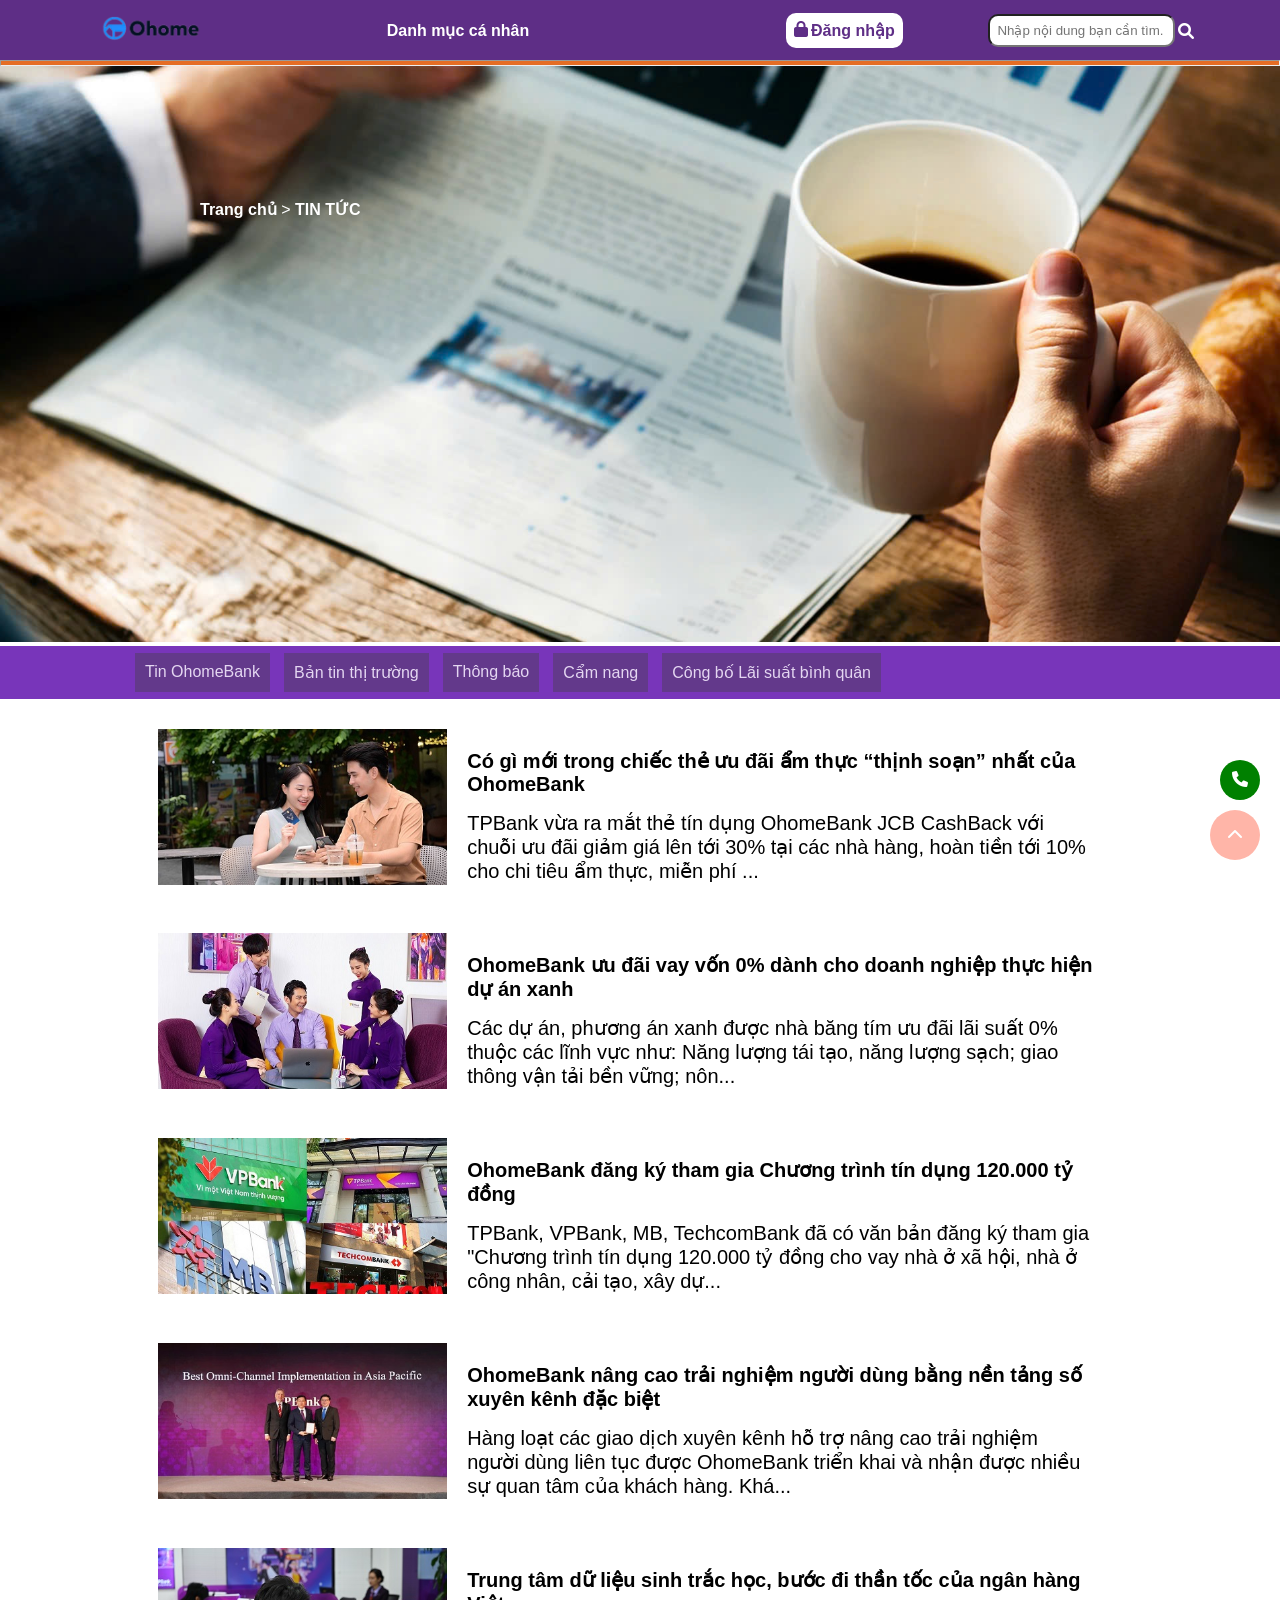
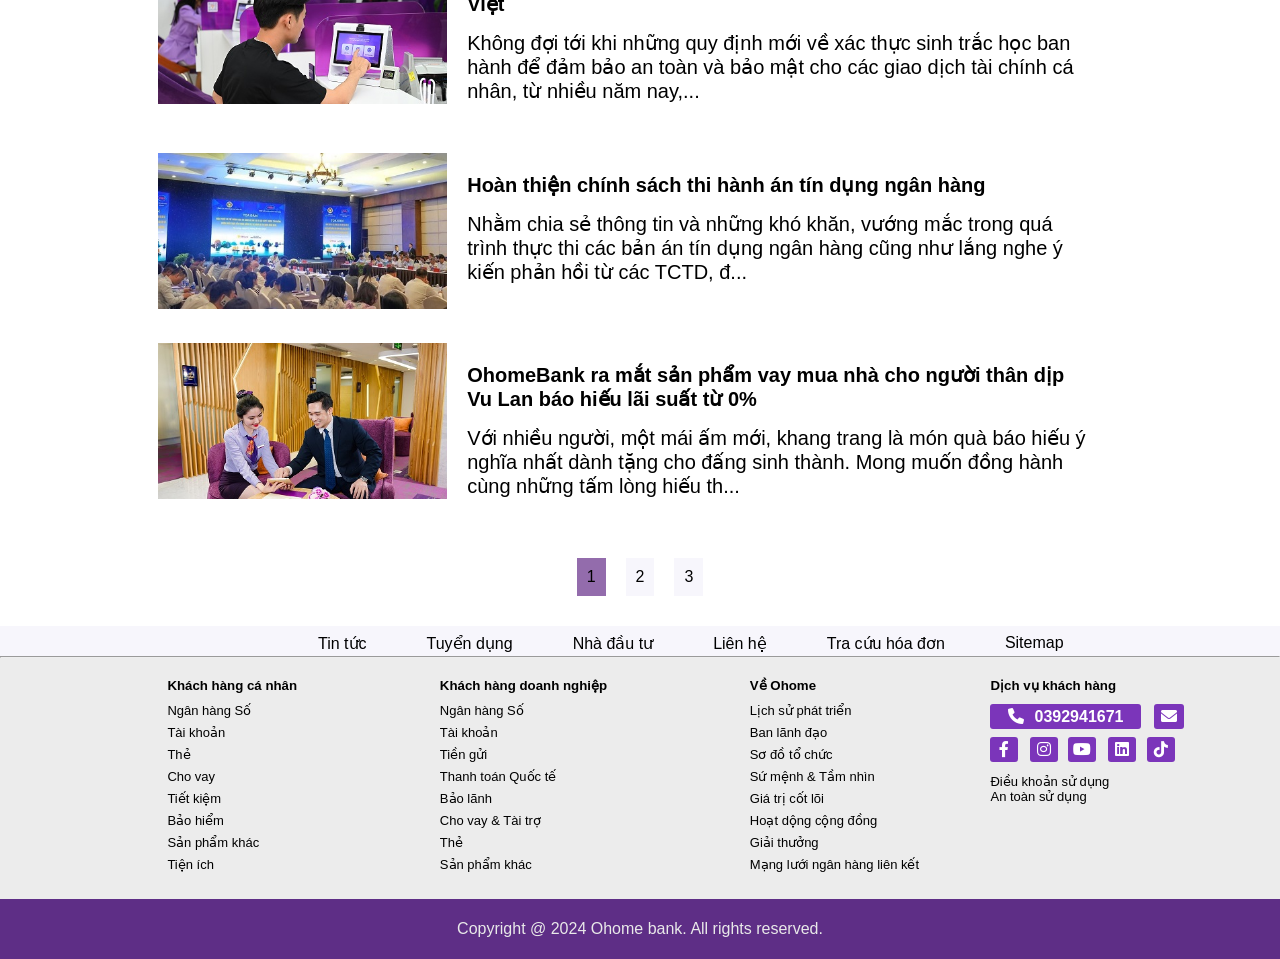
<file: TinTuc/index.html>
<!DOCTYPE html>
<html lang="en">

<head>
    <meta charset="UTF-8">
    <meta name="viewport" content="width=device-width, initial-scale=1.0">
    <title>Tin Tức | OHOMME</title>
    <link rel="stylesheet" href="index.css">
    <link rel="stylesheet" href="https://cdnjs.cloudflare.com/ajax/libs/font-awesome/6.0.0-beta3/css/all.min.css">
    <link rel="shortcut icon" href="../IMG/logo - Shortcut.jpg">
    <script src="https://code.jquery.com/jquery-3.7.1.js"
        integrity="sha256-eKhayi8LEQwp4NKxN+CfCh+3qOVUtJn3QNZ0TciWLP4=" crossorigin="anonymous"></script>

</head>

<body>
    <!-- xử lí scroll về top  -->
    <script>
        $(document).ready(function () {
            $(window).scroll(function () {
                if ($(this).scrollTop() > 0) {
                    $("#backtop").fadeIn();
                } else {
                    $("#backtop").fadeOut();
                }
            });
            // sử lý sự kiện khi nhấn vô backtop
            $("#backtop").click(function () {
                $("html, body").animate({
                    scrollTop: 0
                }, 1000);
            })
        });
    </script>

    <header>
        <div class="header flex">
            <div></div>
            <a href="http://127.0.0.1:5500/Home/index.html"><img src="../IMG/logo.jpg" alt="logo"></a>
            <div></div>
            <a href="http://127.0.0.1:5500/Home/index.html">Danh mục cá nhân</a>
            <div></div>
            <div></div>
            <div class="login flex">
                <a href="#"><i class="fa-solid fa-lock"></i></a>
                <a href="http://127.0.0.1:5500/dangnhap/index.html">Đăng nhập</a>
            </div>
            <div class="search flex">
                <input type="text" placeholder="Nhập nội dung bạn cần tìm.">
                <a href="#"><i class="fa-solid fa-magnifying-glass"></i></a>
            </div>
            <div></div>
        </div>
    </header>


    <section class="bgr">
        <hr>
        <div class="bgr-img">
            <img src="..//IMG/bgr_tintuc.jpg" alt="bgr">
        </div>
        <p class="a-hover"><a href="http://127.0.0.1:5500/Home/index.html" class="a-hover hidden-section">Trang chủ</a>
            > <a href="#" class="a-hover">TIN TỨC</a></p>
        <div class="phone">
            <a href="http://127.0.0.1:5500/lienhe/index.html"><i class="fa-solid fa-phone"></i></a>
        </div>
        <div id="backtop">
        <i class="fas fa-chevron-up"></i>
        </div>
    </section>

    <section class="thongtin">
        <ul>
            <li>Tin OhomeBank</li>
            <li>Bản tin thị trường</li>
            <li>Thông báo</li>
            <li>Cẩm nang</li>
            <li>Công bố Lãi suất bình quân</li>
        </ul>
    </section>

    <section class="tintuc">
        <div class="tintuc1">
            <div class="tintuc_img">
                <img src="../IMG/Untitled+Session5678+(1)+thump+pc.jpg" alt="TÀi trợ ">
            </div>
            <div class="tintuc_text">
                <b>Có gì mới trong chiếc thẻ ưu đãi ẩm thực “thịnh soạn” nhất của OhomeBank</b>
                <p>
                    TPBank vừa ra mắt thẻ tín dụng OhomeBank JCB CashBack với chuỗi ưu đãi giảm giá lên tới 30% tại các nhà hàng, hoàn tiền tới 10% cho chi tiêu ẩm thực, miễn phí ...</p>
            </div>
        </div>
        <div class="tintuc1">
            <div class="tintuc_img">
                <img src="../IMG/pc+tpbank-860.jpg" alt="TÀi trợ ">
            </div>
            <div class="tintuc_text">
                <b>OhomeBank ưu đãi vay vốn 0% dành cho doanh nghiệp thực hiện dự án xanh</b>
                <p>

			Các dự án, phương án xanh được nhà băng tím ưu đãi lãi suất 0% thuộc các lĩnh vực như: Năng lượng tái tạo, năng lượng sạch; giao thông vận tải bền vững; nôn...</p>
            </div>
        </div>
        <div class="tintuc1">
            <div class="tintuc_img">
                <img src="../IMG/pc+4-nhtm.jpg" alt="TÀi trợ ">
            </div>
            <div class="tintuc_text">
                <b>OhomeBank đăng ký tham gia Chương trình tín dụng 120.000 tỷ đồng</b>
                <p>
                    TPBank, VPBank, MB, TechcomBank đã có văn bản đăng ký tham gia "Chương trình tín dụng 120.000 tỷ đồng cho vay nhà ở xã hội, nhà ở công nhân, cải tạo, xây dự...</p>
            </div>
        </div>
        <div class="tintuc1">
            <div class="tintuc_img">
                <img src="../IMG/mn+anh-1tpbank-1721704279185745707883.jpg" alt="TÀi trợ ">
            </div>
            <div class="tintuc_text">
                <b>OhomeBank nâng cao trải nghiệm người dùng bằng nền tảng số xuyên kênh đặc biệt</b>
                <p>
                    Hàng loạt các giao dịch xuyên kênh hỗ trợ nâng cao trải nghiệm người dùng liên tục được OhomeBank triển khai và nhận được nhiều sự quan tâm của khách hàng. Khá...</p>
            </div>
        </div>
        <div class="tintuc1">
            <div class="tintuc_img">
                <img src="../IMG/WAG_8032+pc.jpg" alt="TÀi trợ ">
            </div>
            <div class="tintuc_text">
                <b>Trung tâm dữ liệu sinh trắc học, bước đi thần tốc của ngân hàng Việt</b>
                <p>
                    Không đợi tới khi những quy định mới về xác thực sinh trắc học ban hành để đảm bảo an toàn và bảo mật cho các giao dịch tài chính cá nhân, từ nhiều năm nay,...</p>
            </div>
        </div>
        <div class="tintuc1">
            <div class="tintuc_img">
                <img src="../IMG/pc+Untitled+design.jpg" alt="TÀi trợ ">
            </div>
            <div class="tintuc_text">
                <b>Hoàn thiện chính sách thi hành án tín dụng ngân hàng</b>
                <p>
                    Nhằm chia sẻ thông tin và những khó khăn, vướng mắc trong quá trình thực thi các bản án tín dụng ngân hàng cũng như lắng nghe ý kiến phản hồi từ các TCTD, đ...</p>
            </div>
        </div>
        <div class="tintuc1">
            <div class="tintuc_img">
                <img src="../IMG/pc+anh+2.jpg" alt="TÀi trợ ">
            </div>
            <div class="tintuc_text">
                <b>OhomeBank ra mắt sản phẩm vay mua nhà cho người thân dịp Vu Lan báo hiếu lãi suất từ 0%</b>
                <p>
                    Với nhiều người, một mái ấm mới, khang trang là món quà báo hiếu ý nghĩa nhất dành tặng cho đấng sinh thành. Mong muốn đồng hành cùng những tấm lòng hiếu th...</p>
            </div>
        </div>
    </section>

    <div class="tab_trang">
        <ul>
            <li><a href="http://127.0.0.1:5500/TinTuc/index.html">1</a></li>
            <li><a href="http://127.0.0.1:5500/TinTuc/index2.html">2</a></li>
            <li><a href="http://127.0.0.1:5500/TinTuc/index3.html">3</a></li>
        </ul>
    </div>
    <div class="timhieuthem hidden-section">
        <ul>
            <li><a href="http://127.0.0.1:5500/TinTuc/index.html" class="tht-hover">Tin tức</a></li>
            <li><a href="http://127.0.0.1:5500/tuyendung/index.html" class="tht-hover">Tuyển dụng</a></li>
            <li><a href="#" class="tht-hover">Nhà đầu tư</a></li>
            <li><a href="http://127.0.0.1:5500/lienhe/index.html" class="tht-hover">Liên hệ</a></li>
            <li><a href="#" class="tht-hover">Tra cứu hóa đơn</a></li>
            <li><a href="#" class="tht-hover">Sitemap</a></li>
    </div>

    <div class="hrr"></div>
    <hr>
    </div>
    <section class="section2 hidden-section">
        <div class="footer">
            <div class="footer-lv1">
                <h5>Khách hàng cá nhân</h5>
                <li class="list-item">Ngân hàng Số</li>
                <li class="list-item">Tài khoản</li>
                <li class="list-item">Thẻ</li>
                <li class="list-item">Cho vay</li>
                <li class="list-item">Tiết kiệm</li>
                <li class="list-item">Bảo hiểm</li>
                <li class="list-item">Sản phẩm khác</li>
                <li class="list-item">Tiện ích</li>
            </div>
            <div class="footer-lv1">
                <h5>Khách hàng doanh nghiệp</h5>
                <li class="list-item">Ngân hàng Số</li>
                <li class="list-item">Tài khoản</li>
                <li class="list-item">Tiền gửi</li>
                <li class="list-item">Thanh toán Quốc tế</li>
                <li class="list-item">Bảo lãnh</li>
                <li class="list-item">Cho vay & Tài trợ</li>
                <li class="list-item">Thẻ</li>
                <li class="list-item">Sản phẩm khác</li>
            </div>
            <div class="footer-lv1">
                <h5>Về Ohome</h5>
                <li class="list-item">Lịch sử phát triển</li>
                <li class="list-item">Ban lãnh đạo</li>
                <li class="list-item">Sơ đồ tổ chức</li>
                <li class="list-item">Sứ mệnh & Tầm nhìn</li>
                <li class="list-item">Giá trị cốt lõi</li>
                <li class="list-item">Hoạt dộng cộng đồng</li>
                <li class="list-item">Giải thưởng</li>
                <li class="list-item">Mạng lưới ngân hàng liên kết</li>
            </div>
            <div class="footer-lv2">
                <h5>Dịch vụ khách hàng</h5>
                <div class="list-icon-footer">
                    <div class="list-icon-lv1">
                        <a href="#" class="sdt"><i class="fa fa-phone"></i>0392941671</a>
                        <a href="#" class="mail"><i class="fa-solid fa-envelope"></i></a>
                    </div>
                    <div class="list-icon-lv1">
                        <a href="#" class="list-icon1"><i class="fa-brands fa-facebook-f"></i></a>
                        <a href="#" class="list-icon"><i class="fa-brands fa-instagram"></i></a>
                        <a href="#" class="list-icon3"><i class="fa-brands fa-youtube"></i></a>
                        <a href="#" class="list-icon"><i class="fa-brands fa-linkedin"></i></a>
                        <a href="#" class="list-icon"><i class="fa-brands fa-tiktok"></i></a>
                    </div>
                    <div class="end-footer">
                        <li class="list-item">Điều khoản sử dụng</li>
                        <li class="list-item">An toàn sử dụng</li>
                    </div>
                </div>
            </div>
        </div>
    </section>
</body>
<footer class="footerr">
    <p>Copyright @ 2024 Ohome bank. All rights reserved.</p>
</footer>
</body>

</html>
</file>
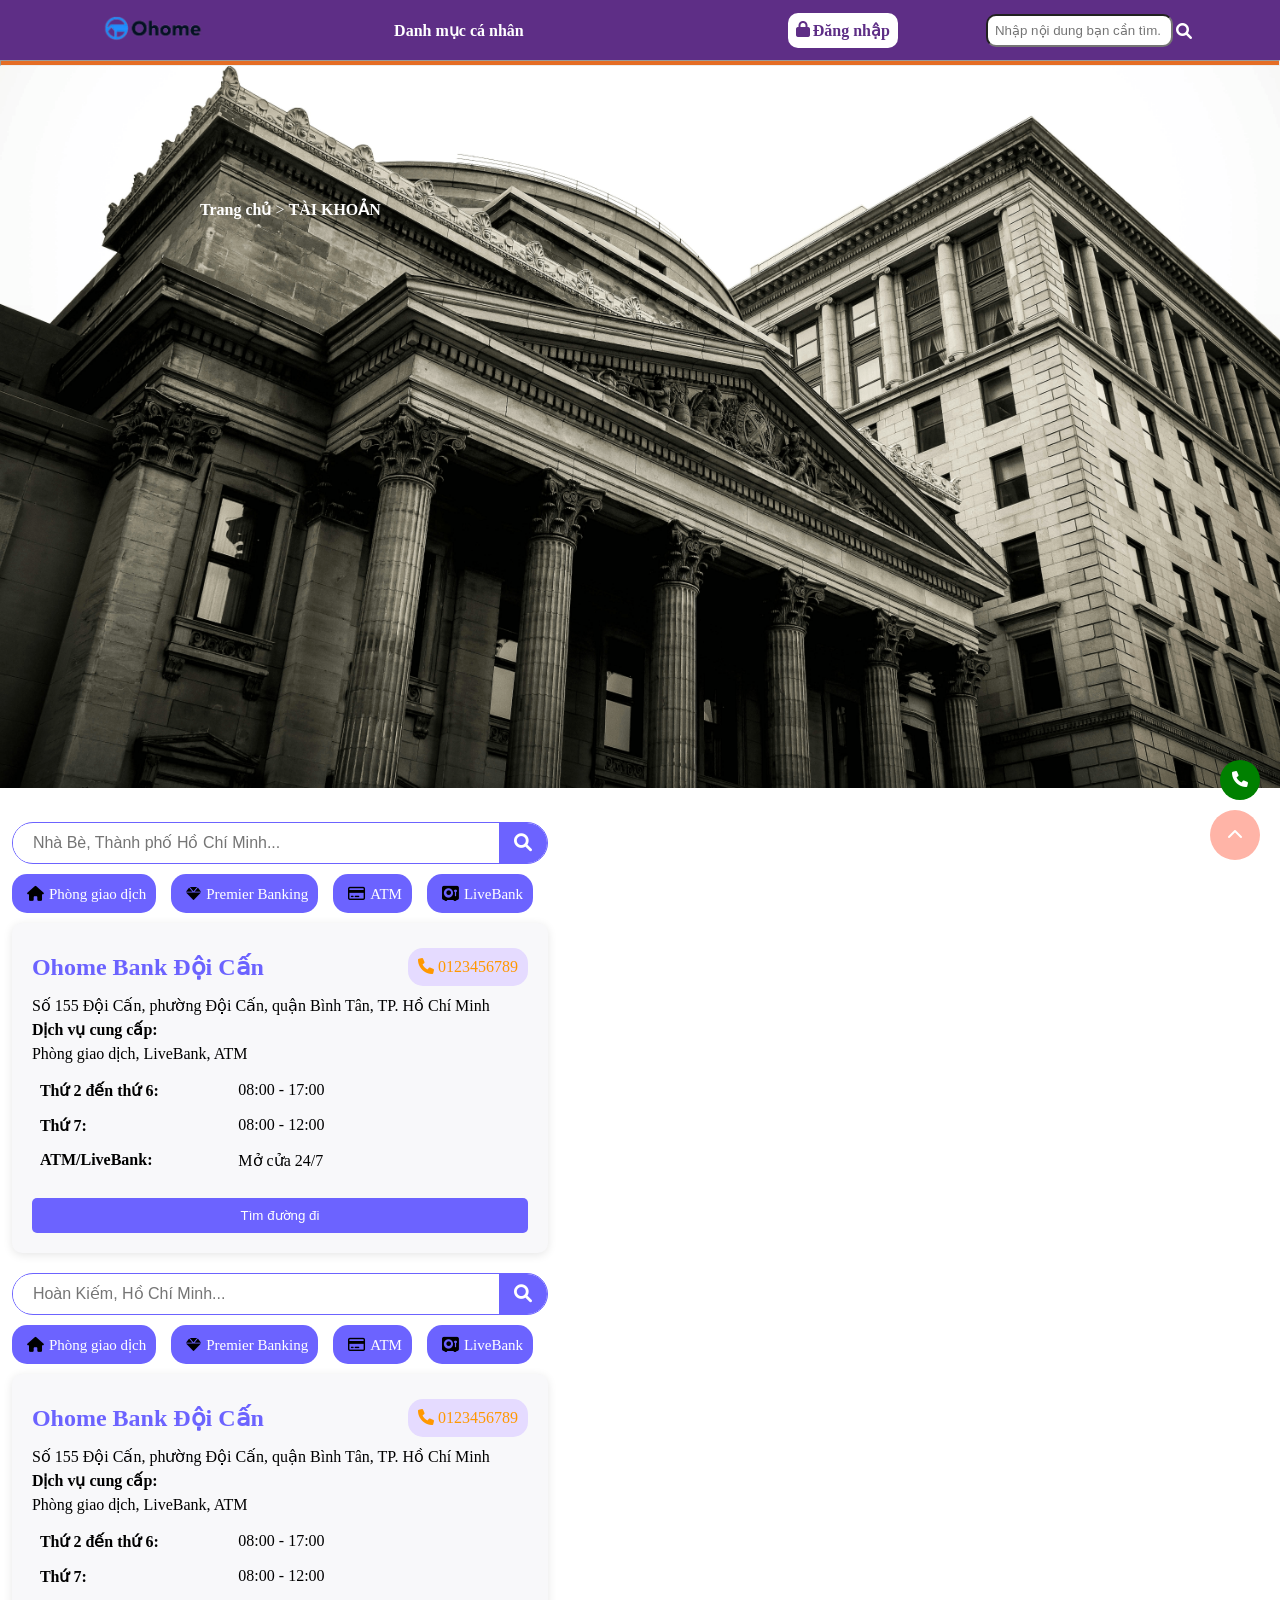
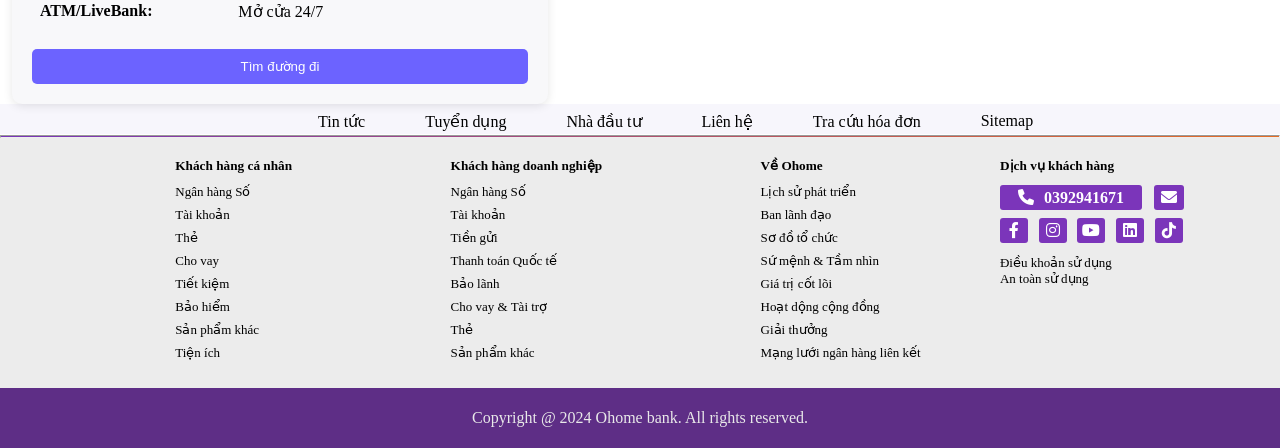
<file: diemgiaodich/gd.html>
<!DOCTYPE html>
<html lang="vi">
<head>
    <meta charset="UTF-8">
    <meta name="viewport" content="width=device-width, initial-scale=1.0">
    <title>Điểm Giao Dịch | OHOME</title>
    <link rel="stylesheet" href="gd.css">
    <link rel="stylesheet" href="https://cdnjs.cloudflare.com/ajax/libs/font-awesome/6.0.0-beta3/css/all.min.css">
    <link rel="shortcut icon" href="../IMG/logo - Shortcut.jpg">
    <script src="https://code.jquery.com/jquery-3.7.1.js"
        integrity="sha256-eKhayi8LEQwp4NKxN+CfCh+3qOVUtJn3QNZ0TciWLP4=" crossorigin="anonymous"></script>


</head>
<body>
    <!-- xử lí scroll về top  -->
    <script>
        $(document).ready(function () {
            $(window).scroll(function () {
                if ($(this).scrollTop() > 0) {
                    $("#backtop").fadeIn();
                } else {
                    $("#backtop").fadeOut();
                }
            });
            // sử lý sự kiện khi nhấn vô backtop
            $("#backtop").click(function () {
                $("html, body").animate({
                    scrollTop: 0
                }, 1000);
            })
        });
    </script>

<header>
    <div class="header flex">
        <div></div>
        <a href="http://127.0.0.1:5500/Home/index.html"><img src="../IMG/logo.jpg" alt="logo"></a>
        <div></div>
        <a href="http://127.0.0.1:5500/Home/index.html">Danh mục cá nhân</a>
        <div></div>
        <div></div>
        <div class="login flex">
            <a href="#"><i class="fa-solid fa-lock"></i></a>
            <a href="http://127.0.0.1:5500/dangnhap/index.html">Đăng nhập</a>
        </div>
        <div class="search flex">
            <input type="text" placeholder="Nhập nội dung bạn cần tìm.">
            <a href="#"><i class="fa-solid fa-magnifying-glass"></i></a>
        </div>
        <div></div>
    </div>
</header>

<section class="bgr">
    <hr>
    <div class="bgr-img">
        <img src="../IMG/tk-bg0-min.png" alt="bgr">
    </div>
    <p class="a-hover"><a href="http://127.0.0.1:5500/Home/index.html" class="a-hover hidden-section">Trang chủ</a>
        > <a href="#" class="a-hover">TÀI KHOẢN</a></p>
    <div class="phone">
        <a href="http://127.0.0.1:5500/lienhe/index.html"><i class="fa-solid fa-phone"></i></a>
    </div>
    <div id="backtop">
        <i class="fas fa-chevron-up"></i>
    </div>
</section>

  <section style="margin-top: 30px;">
    <div class="gd">
        <div class="gd-item">
            <div class="gd-item1">
                <!-- div1 -->
                <div class="search-container">
                    <input type="text" placeholder="Nhà Bè, Thành phố Hồ Chí Minh..." class="search-input">
                    <button class="search-button">
                        <i class="fas fa-search"></i>
                    </button>
                </div>
                <!-- div2 -->
                <div class="button-item">
                    <div class="button-item1"><i class="fa-solid fa-house"></i>Phòng giao dịch</div>
                    <div class="button-item1"><i class="fa-solid fa-gem"></i>Premier Banking</div>
                    <div class="button-item1"><i class="fa-regular fa-credit-card"></i>ATM</div>
                    <div class="button-item1"><i class="fa-solid fa-vault"></i>LiveBank</div>
                </div>   
                <!-- div3 -->
                 <div class="form-item">
                    <div class="form-item1">
                        <div class="phone-it">
                             <h2> Ohome Bank Đội Cấn</h2>
                        <p style="color: #ff9800; background-color: rgb(229 219 255); padding: 10px; border-radius: 15px;"><i class="fas fa-phone"></i> 0123456789</p>
                        </div>
                        <p>Số 155 Đội Cấn, phường Đội Cấn, quận Bình Tân, TP. Hồ Chí Minh</p>
                        <h4>Dịch vụ cung cấp:</h4>
                        <p>Phòng giao dịch, LiveBank, ATM</p>
                        <table>
                            <tr>
                                <th>Thứ 2 đến thứ 6:</th>
                                <td>08:00 - 17:00</td>
                            </tr>
                            <tr>
                                <th>Thứ 7:</th>
                                <td>08:00 - 12:00</td>
                            </tr>
                            <tr>
                                <th>ATM/LiveBank:</th>
                                <td>Mở cửa 24/7</td>
                            </tr>
                        </table>
                        <button class="btn-map">Tìm đường đi</button>
                    </div>
                 </div>
            </div>
            <div style="margin-top: 20px;" class="gd-item1">
                <!-- div1 -->
                <div class="search-container">
                    <input type="text" placeholder="Hoàn Kiếm, Hồ Chí Minh..." class="search-input">
                    <button class="search-button">
                        <i class="fas fa-search"></i>
                    </button>
                </div>
                <!-- div2 -->
                <div class="button-item">
                    <div class="button-item1"><i class="fa-solid fa-house"></i>Phòng giao dịch</div>
                    <div class="button-item1"><i class="fa-solid fa-gem"></i>Premier Banking</div>
                    <div class="button-item1"><i class="fa-regular fa-credit-card"></i>ATM</div>
                    <div class="button-item1"><i class="fa-solid fa-vault"></i>LiveBank</div>
                </div>   
                <!-- div3 -->
                 <div class="form-item">
                    <div class="form-item1">
                        <div class="phone-it">
                            <h2> Ohome Bank Đội Cấn</h2>
                        <p style="color: #ff9800; background-color: rgb(229 219 255); padding: 10px; border-radius: 15px;"><i class="fas fa-phone"></i> 0123456789</p>
                        </div>
                        
                        <p>Số 155 Đội Cấn, phường Đội Cấn, quận Bình Tân, TP. Hồ Chí Minh</p>
                        <h4>Dịch vụ cung cấp:</h4>
                        <p>Phòng giao dịch, LiveBank, ATM</p>
                        <table>
                            <tr>
                                <th>Thứ 2 đến thứ 6:</th>
                                <td>08:00 - 17:00</td>
                            </tr>
                            <tr>
                                <th>Thứ 7:</th>
                                <td>08:00 - 12:00</td>
                            </tr>
                            <tr>
                                <th>ATM/LiveBank:</th>
                                <td>Mở cửa 24/7</td>
                            </tr>
                        </table>
                        <button class="btn-map">Tìm đường đi</button>
                    </div>
                 </div>
            </div>
        </div>
            <div class="gd-map">
                <div class="gd-map1"></div>
                <iframe
                src="https://www.google.com/maps/embed?pb=!1m18!1m12!1m3!1d3920.764100538608!2d106.68809457512764!3d10.675409961048732!2m3!1f0!2f0!3f0!3m2!1i1024!2i768!4f13.1!3m3!1m2!1s0x31753100099ce9ed%3A0xdb6079801f0735ea!2zVHLGsOG7nW5nIMSQ4bqhaSBo4buNYyBN4bufIFRQLiBI4buTIENow60gTWluaCAoY8ahIHPhu58gMyk!5e0!3m2!1svi!2s!4v1725870415811!5m2!1svi!2s"
                width="600" height="800" style="border:0;" allowfullscreen="" loading="lazy"
                referrerpolicy="no-referrer-when-downgrade">
            </iframe>
            </div>
        </div>
    </div>
  </section>
  <div class="timhieuthem hidden-section">
    <ul>
        <li><a href="http://127.0.0.1:5500/TinTuc/index.html" class="tht-hover">Tin tức</a></li>
        <li><a href="http://127.0.0.1:5500/tuyendung/index.html" class="tht-hover">Tuyển dụng</a></li>
        <li><a href="#" class="tht-hover">Nhà đầu tư</a></li>
        <li><a href="http://127.0.0.1:5500/lienhe/index.html" class="tht-hover">Liên hệ</a></li>
        <li><a href="#" class="tht-hover">Tra cứu hóa đơn</a></li>
        <li><a href="#" class="tht-hover">Sitemap</a></li>
</div>
<div class="hrr">
    <hr>
</div>
<section class="section2 hidden-section">
    <div class="footer">
        <div class="footer-lv1">
            <h5>Khách hàng cá nhân</h5>
            <li class="list-item">Ngân hàng Số</li>
            <li class="list-item">Tài khoản</li>
            <li class="list-item">Thẻ</li>
            <li class="list-item">Cho vay</li>
            <li class="list-item">Tiết kiệm</li>
            <li class="list-item">Bảo hiểm</li>
            <li class="list-item">Sản phẩm khác</li>
            <li class="list-item">Tiện ích</li>
        </div>
        <div class="footer-lv1">
            <h5>Khách hàng doanh nghiệp</h5>
            <li class="list-item">Ngân hàng Số</li>
            <li class="list-item">Tài khoản</li>
            <li class="list-item">Tiền gửi</li>
            <li class="list-item">Thanh toán Quốc tế</li>
            <li class="list-item">Bảo lãnh</li>
            <li class="list-item">Cho vay & Tài trợ</li>
            <li class="list-item">Thẻ</li>
            <li class="list-item">Sản phẩm khác</li>
        </div>
        <div class="footer-lv1">
            <h5>Về Ohome</h5>
            <li class="list-item">Lịch sử phát triển</li>
            <li class="list-item">Ban lãnh đạo</li>
            <li class="list-item">Sơ đồ tổ chức</li>
            <li class="list-item">Sứ mệnh & Tầm nhìn</li>
            <li class="list-item">Giá trị cốt lõi</li>
            <li class="list-item">Hoạt dộng cộng đồng</li>
            <li class="list-item">Giải thưởng</li>
            <li class="list-item">Mạng lưới ngân hàng liên kết</li>
        </div>
        <div class="footer-lv2">
            <h5>Dịch vụ khách hàng</h5>
            <div class="list-icon-footer">
                <div class="list-icon-lv1">
                    <a href="#" class="sdt"><i class="fa fa-phone"></i>0392941671</a>
                    <a href="#" class="mail"><i class="fa-solid fa-envelope"></i></a>
                </div>
                <div class="list-icon-lv1">
                    <a href="#" class="list-icon1"><i class="fa-brands fa-facebook-f"></i></a>
                    <a href="#" class="list-icon"><i class="fa-brands fa-instagram"></i></a>
                    <a href="#" class="list-icon3"><i class="fa-brands fa-youtube"></i></a>
                    <a href="#" class="list-icon"><i class="fa-brands fa-linkedin"></i></a>
                    <a href="#" class="list-icon"><i class="fa-brands fa-tiktok"></i></a>
                </div>
                <div class="end-footer">
                    <li class="list-item">Điều khoản sử dụng</li>
                    <li class="list-item">An toàn sử dụng</li>
                </div>
            </div>
        </div>
    </div>
</section>

<footer class="footerr">
    <p>Copyright @ 2024 Ohome bank. All rights reserved.</p>
</footer>
</body>
</html>
</file>
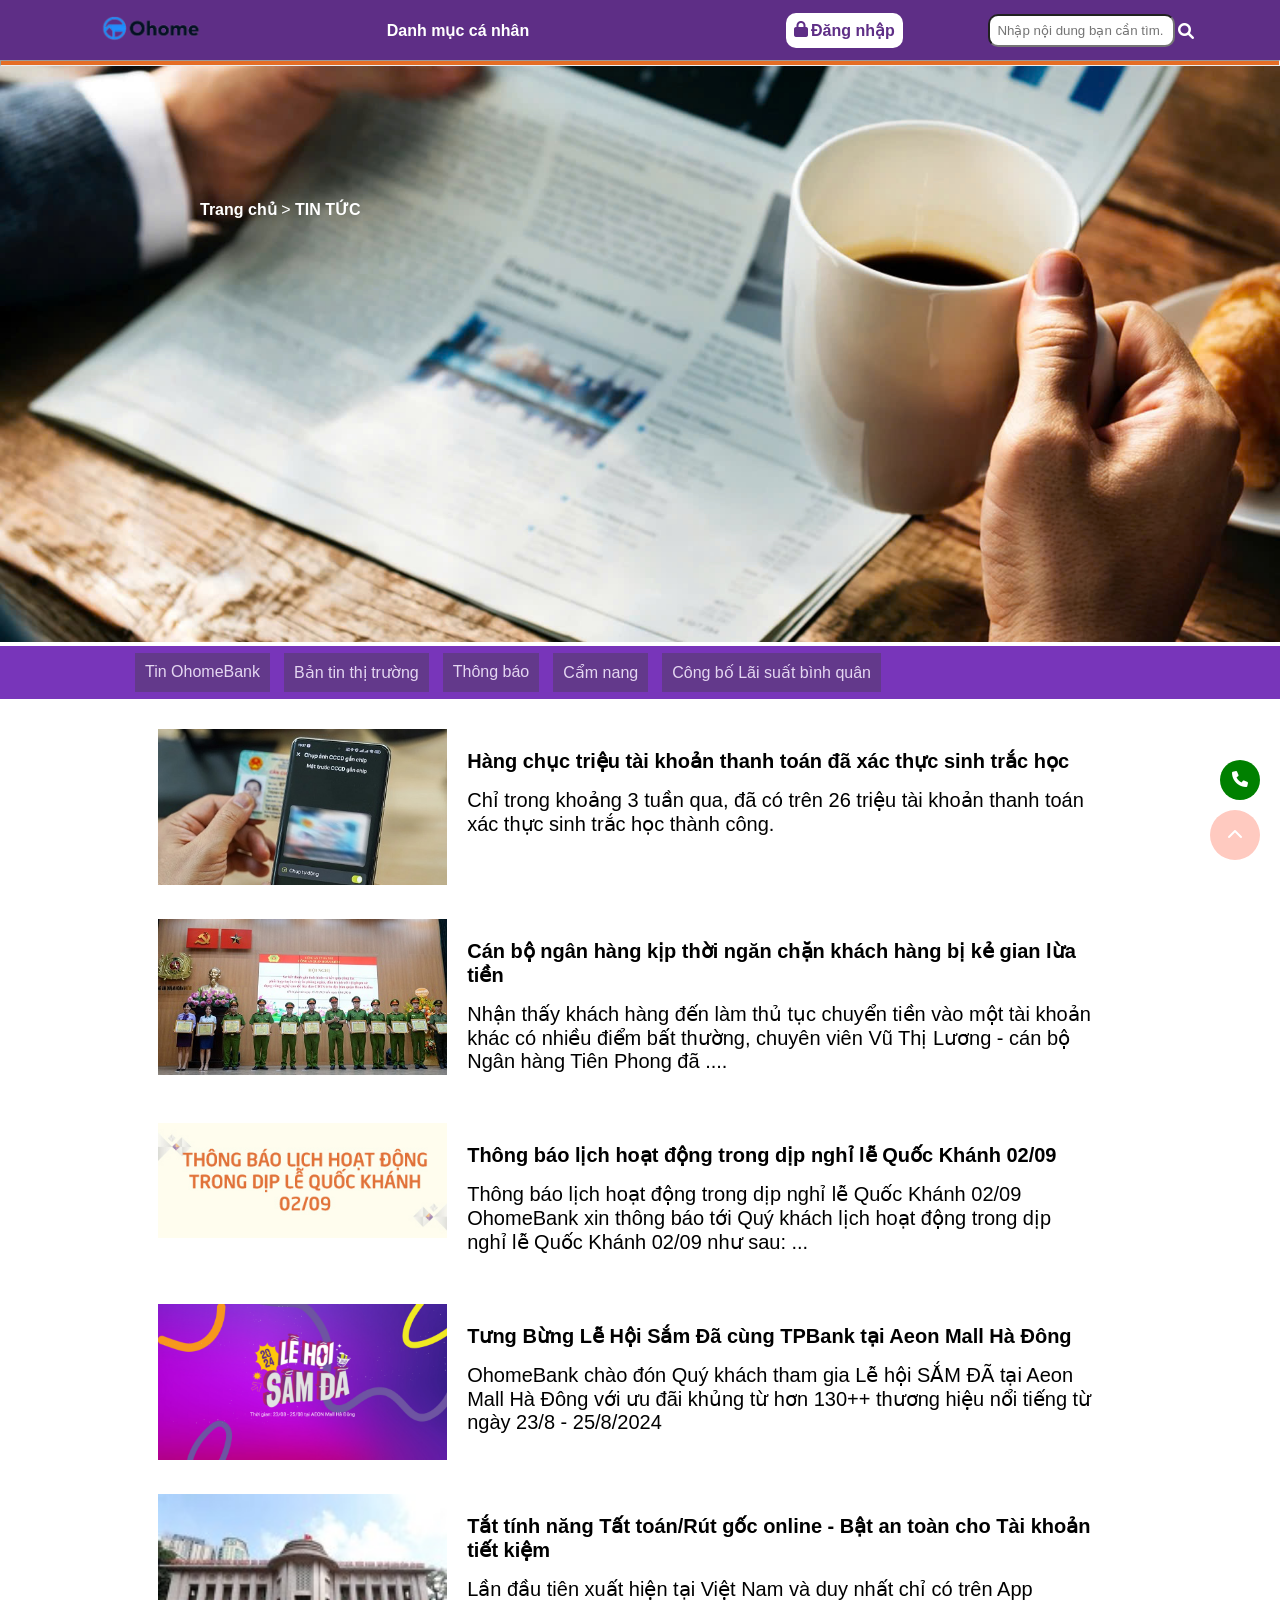
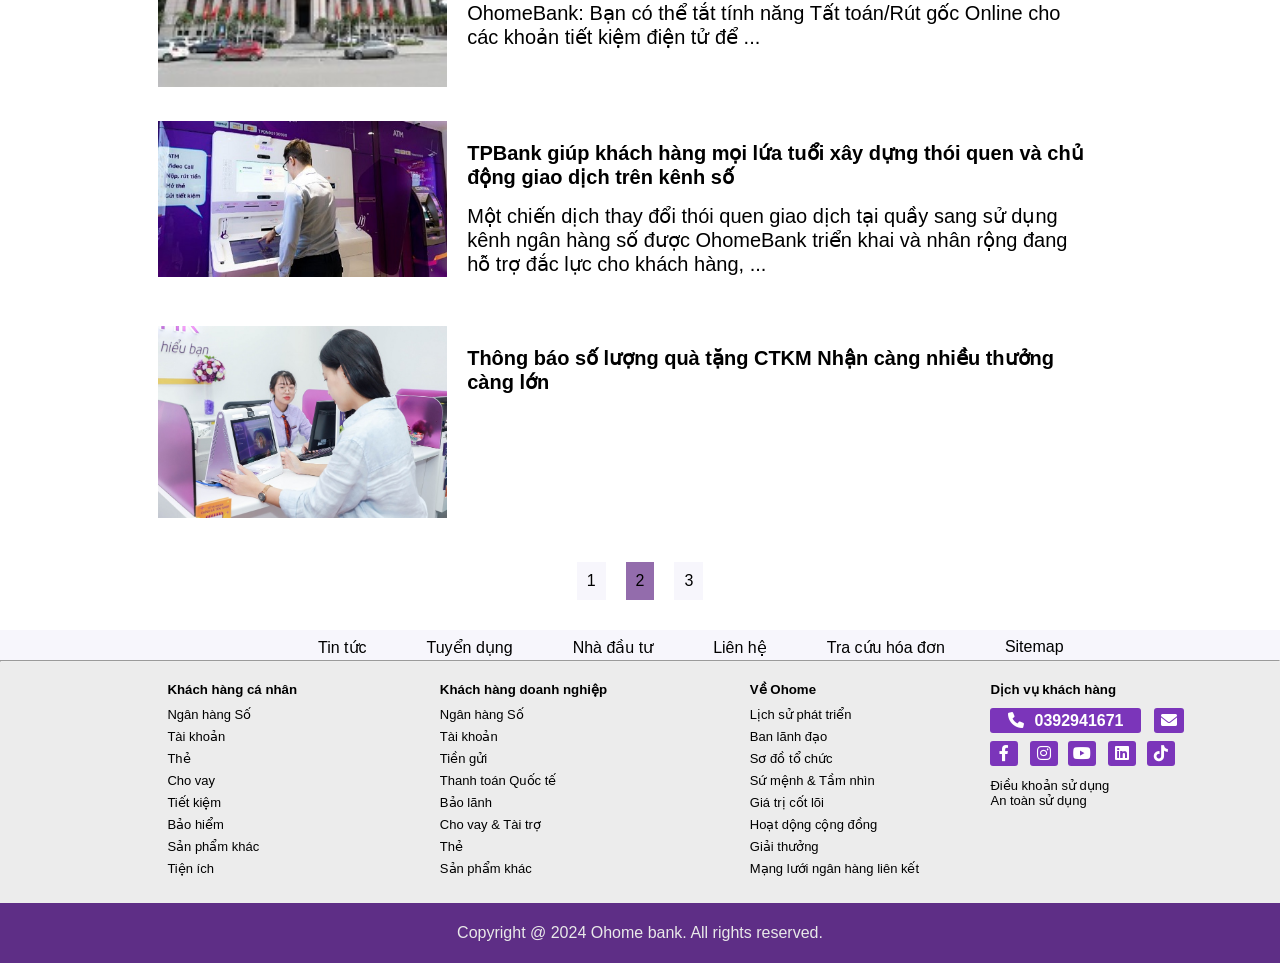
<file: TinTuc/index2.html>
<!DOCTYPE html>
<html lang="en">

<head>
    <meta charset="UTF-8">
    <meta name="viewport" content="width=device-width, initial-scale=1.0">
    <title>Tin Tức | OHOMME</title>
    <link rel="stylesheet" href="index2.css">
    <link rel="stylesheet" href="https://cdnjs.cloudflare.com/ajax/libs/font-awesome/6.0.0-beta3/css/all.min.css">
    <link rel="shortcut icon" href="../IMG/logo - Shortcut.jpg">
    <script src="https://code.jquery.com/jquery-3.7.1.js"
        integrity="sha256-eKhayi8LEQwp4NKxN+CfCh+3qOVUtJn3QNZ0TciWLP4=" crossorigin="anonymous"></script>

</head>

<body>
    <!-- xử lí scroll về top  -->
    <script>
        $(document).ready(function () {
            $(window).scroll(function () {
                if ($(this).scrollTop() > 0) {
                    $("#backtop").fadeIn();
                } else {
                    $("#backtop").fadeOut();
                }
            });
            // sử lý sự kiện khi nhấn vô backtop
            $("#backtop").click(function () {
                $("html, body").animate({
                    scrollTop: 0
                }, 1000);
            })
        });
    </script>

    <header>
        <div class="header flex">
            <div></div>
            <a href="http://127.0.0.1:5500/Home/index.html"><img src="../IMG/logo.jpg" alt="logo"></a>
            <div></div>
            <a href="http://127.0.0.1:5500/Home/index.html">Danh mục cá nhân</a>
            <div></div>
            <div></div>
            <div class="login flex">
                <a href="#"><i class="fa-solid fa-lock"></i></a>
                <a href="http://127.0.0.1:5500/dangnhap/index.html">Đăng nhập</a>
            </div>
            <div class="search flex">
                <input type="text" placeholder="Nhập nội dung bạn cần tìm.">
                <a href="#"><i class="fa-solid fa-magnifying-glass"></i></a>
            </div>
            <div></div>
        </div>
    </header>


    <section class="bgr">
        <hr>
        <div class="bgr-img">
            <img src="..//IMG/bgr_tintuc.jpg" alt="bgr">
        </div>
        <p class="a-hover"><a href="http://127.0.0.1:5500/Home/index.html" class="a-hover hidden-section">Trang chủ</a>
            > <a href="#" class="a-hover">TIN TỨC</a></p>
        <div class="phone">
            <a href="http://127.0.0.1:5500/lienhe/index.html"><i class="fa-solid fa-phone"></i></a>
        </div>
        <div id="backtop">
        <i class="fas fa-chevron-up"></i>
        </div>
    </section>

    <section class="thongtin">
        <ul>
            <li>Tin OhomeBank</li>
            <li>Bản tin thị trường</li>
            <li>Thông báo</li>
            <li>Cẩm nang</li>
            <li>Công bố Lãi suất bình quân</li>
        </ul>
    </section>

    <section class="tintuc">
        <div class="tintuc1">
            <div class="tintuc_img">
                <img src="../IMG/pc+xac-thuc-sinh-trac-hoc-9622.jpeg" alt="TÀi trợ ">
            </div>
            <div class="tintuc_text">
                <b>Hàng chục triệu tài khoản thanh toán đã xác thực sinh trắc học</b>
                <p>
                    Chỉ trong khoảng 3 tuần qua, đã có trên 26 triệu tài khoản thanh toán xác thực sinh trắc học thành công.  
                </p>
            </div>
        </div>
        <div class="tintuc1">
            <div class="tintuc_img">
                <img src="../IMG/pc+Ảnh+nhận+bằng+khen+của+CAHK.jpg" alt="TÀi trợ ">
            </div>
            <div class="tintuc_text">
                <b>Cán bộ ngân hàng kịp thời ngăn chặn khách hàng bị kẻ gian lừa tiền</b>
                <p>
                    Nhận thấy khách hàng đến làm thủ tục chuyển tiền vào một tài khoản khác có nhiều điểm bất thường, chuyên viên Vũ Thị Lương - cán bộ Ngân hàng Tiên Phong đã ....</p>
            </div>
        </div>
        <div class="tintuc1">
            <div class="tintuc_img">
                <img src="../IMG//Thong-bao-nghi-le-02-09-web-2.jpg" alt="TÀi trợ ">
            </div>
            <div class="tintuc_text">
                <b>Thông báo lịch hoạt động trong dịp nghỉ lễ Quốc Khánh 02/09</b>
                <p>
                    Thông báo lịch hoạt động trong dịp nghỉ lễ Quốc Khánh 02/09
        OhomeBank xin thông báo tới Quý khách lịch hoạt động trong dịp nghỉ lễ Quốc Khánh 02/09 như sau: 
            ...</p>
            </div>
        </div>
        <div class="tintuc1">
            <div class="tintuc_img">
                <img src="../IMG/Thumbnail+trang+SP+(2).png" alt="TÀi trợ ">
            </div>
            <div class="tintuc_text">
                <b>Tưng Bừng Lễ Hội Sắm Đã cùng TPBank tại Aeon Mall Hà Đông</b>
                <p>
                    OhomeBank chào đón Quý khách tham gia Lễ hội SẮM ĐÃ tại Aeon Mall Hà Đông với ưu đãi khủng từ hơn 130++ thương hiệu nổi tiếng từ ngày 23/8 - 25/8/2024 
                </p>
            </div>
        </div>
        <div class="tintuc1">
            <div class="tintuc_img">
                <img src="../IMG/trang2.jpg" alt="TÀi trợ ">
            </div>
            <div class="tintuc_text">
                <b>Tắt tính năng Tất toán/Rút gốc online - Bật an toàn cho Tài khoản tiết kiệm</b>
                <p>
                    Lần đầu tiên xuất hiện tại Việt Nam và duy nhất chỉ có trên App OhomeBank: Bạn có thể tắt tính năng Tất toán/Rút gốc Online cho các khoản tiết kiệm điện tử để ...</p>
            </div>
        </div>
        <div class="tintuc1">
            <div class="tintuc_img">
                <img src="../IMG/Chuyen+dich+kenh+so+tai+quay+TPBank+pc.jpg" alt="TÀi trợ ">
            </div>
            <div class="tintuc_text">
                <b>TPBank giúp khách hàng mọi lứa tuổi xây dựng thói quen và chủ động giao dịch trên kênh số </b>
                <p>
                    Một chiến dịch thay đổi thói quen giao dịch tại quầy sang sử dụng kênh ngân hàng số được OhomeBank triển khai và nhân rộng đang hỗ trợ đắc lực cho khách hàng, ...</p>
            </div>
        </div>
        <div class="tintuc1">
            <div class="tintuc_img">
                <img src="../IMG/ảnh+CTKM.jpg" alt="TÀi trợ ">
            </div>
            <div class="tintuc_text">
                <b>Thông báo số lượng quà tặng CTKM Nhận càng nhiều thưởng càng lớn</b>
            </div>
        </div>
        
    </section>

    <div class="tab_trang">
        <ul>
            <li><a href="http://127.0.0.1:5500/TinTuc/index.html">1</a></li>
            <li><a href="http://127.0.0.1:5500/TinTuc/index2.html">2</a></li>
            <li><a href="http://127.0.0.1:5500/TinTuc/index3.html">3</a></li>
        </ul>
    </div>
    <div class="timhieuthem hidden-section">
        <ul>
            <li><a href="#" class="tht-hover">Tin tức</a></li>
            <li><a href="http://127.0.0.1:5500/tuyendung/index.html" class="tht-hover">Tuyển dụng</a></li>
            <li><a href="#" class="tht-hover">Nhà đầu tư</a></li>
            <li><a href="http://127.0.0.1:5500/lienhe/index.html" class="tht-hover">Liên hệ</a></li>
            <li><a href="#" class="tht-hover">Tra cứu hóa đơn</a></li>
            <li><a href="#" class="tht-hover">Sitemap</a></li>
    </div>

    <div class="hrr"></div>
    <hr>
    </div>
    <section class="section2 hidden-section">
        <div class="footer">
            <div class="footer-lv1">
                <h5>Khách hàng cá nhân</h5>
                <li class="list-item">Ngân hàng Số</li>
                <li class="list-item">Tài khoản</li>
                <li class="list-item">Thẻ</li>
                <li class="list-item">Cho vay</li>
                <li class="list-item">Tiết kiệm</li>
                <li class="list-item">Bảo hiểm</li>
                <li class="list-item">Sản phẩm khác</li>
                <li class="list-item">Tiện ích</li>
            </div>
            <div class="footer-lv1">
                <h5>Khách hàng doanh nghiệp</h5>
                <li class="list-item">Ngân hàng Số</li>
                <li class="list-item">Tài khoản</li>
                <li class="list-item">Tiền gửi</li>
                <li class="list-item">Thanh toán Quốc tế</li>
                <li class="list-item">Bảo lãnh</li>
                <li class="list-item">Cho vay & Tài trợ</li>
                <li class="list-item">Thẻ</li>
                <li class="list-item">Sản phẩm khác</li>
            </div>
            <div class="footer-lv1">
                <h5>Về Ohome</h5>
                <li class="list-item">Lịch sử phát triển</li>
                <li class="list-item">Ban lãnh đạo</li>
                <li class="list-item">Sơ đồ tổ chức</li>
                <li class="list-item">Sứ mệnh & Tầm nhìn</li>
                <li class="list-item">Giá trị cốt lõi</li>
                <li class="list-item">Hoạt dộng cộng đồng</li>
                <li class="list-item">Giải thưởng</li>
                <li class="list-item">Mạng lưới ngân hàng liên kết</li>
            </div>
            <div class="footer-lv2">
                <h5>Dịch vụ khách hàng</h5>
                <div class="list-icon-footer">
                    <div class="list-icon-lv1">
                        <a href="#" class="sdt"><i class="fa fa-phone"></i>0392941671</a>
                        <a href="#" class="mail"><i class="fa-solid fa-envelope"></i></a>
                    </div>
                    <div class="list-icon-lv1">
                        <a href="#" class="list-icon1"><i class="fa-brands fa-facebook-f"></i></a>
                        <a href="#" class="list-icon"><i class="fa-brands fa-instagram"></i></a>
                        <a href="#" class="list-icon3"><i class="fa-brands fa-youtube"></i></a>
                        <a href="#" class="list-icon"><i class="fa-brands fa-linkedin"></i></a>
                        <a href="#" class="list-icon"><i class="fa-brands fa-tiktok"></i></a>
                    </div>
                    <div class="end-footer">
                        <li class="list-item">Điều khoản sử dụng</li>
                        <li class="list-item">An toàn sử dụng</li>
                    </div>
                </div>
            </div>
        </div>
    </section>
</body>
<footer class="footerr">
    <p>Copyright @ 2024 Ohome bank. All rights reserved.</p>
</footer>
</body>

</html>
</file>
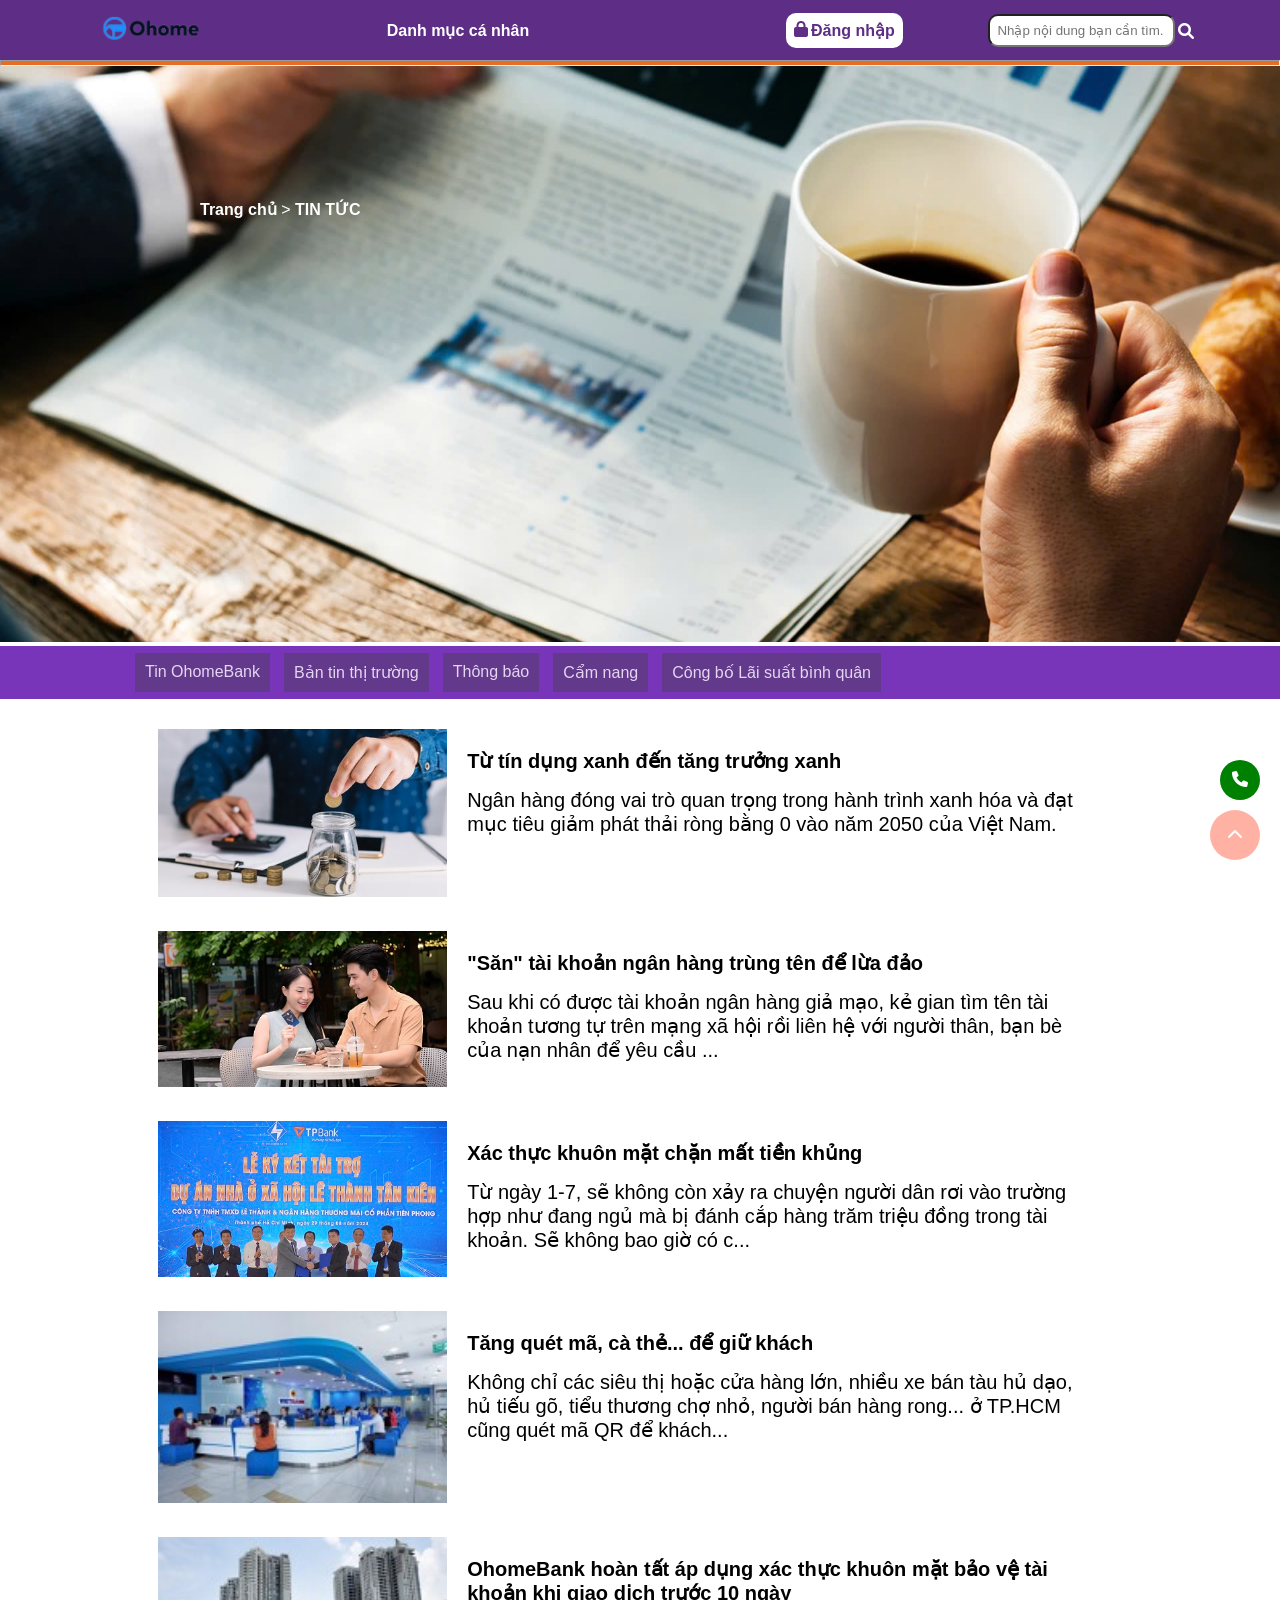
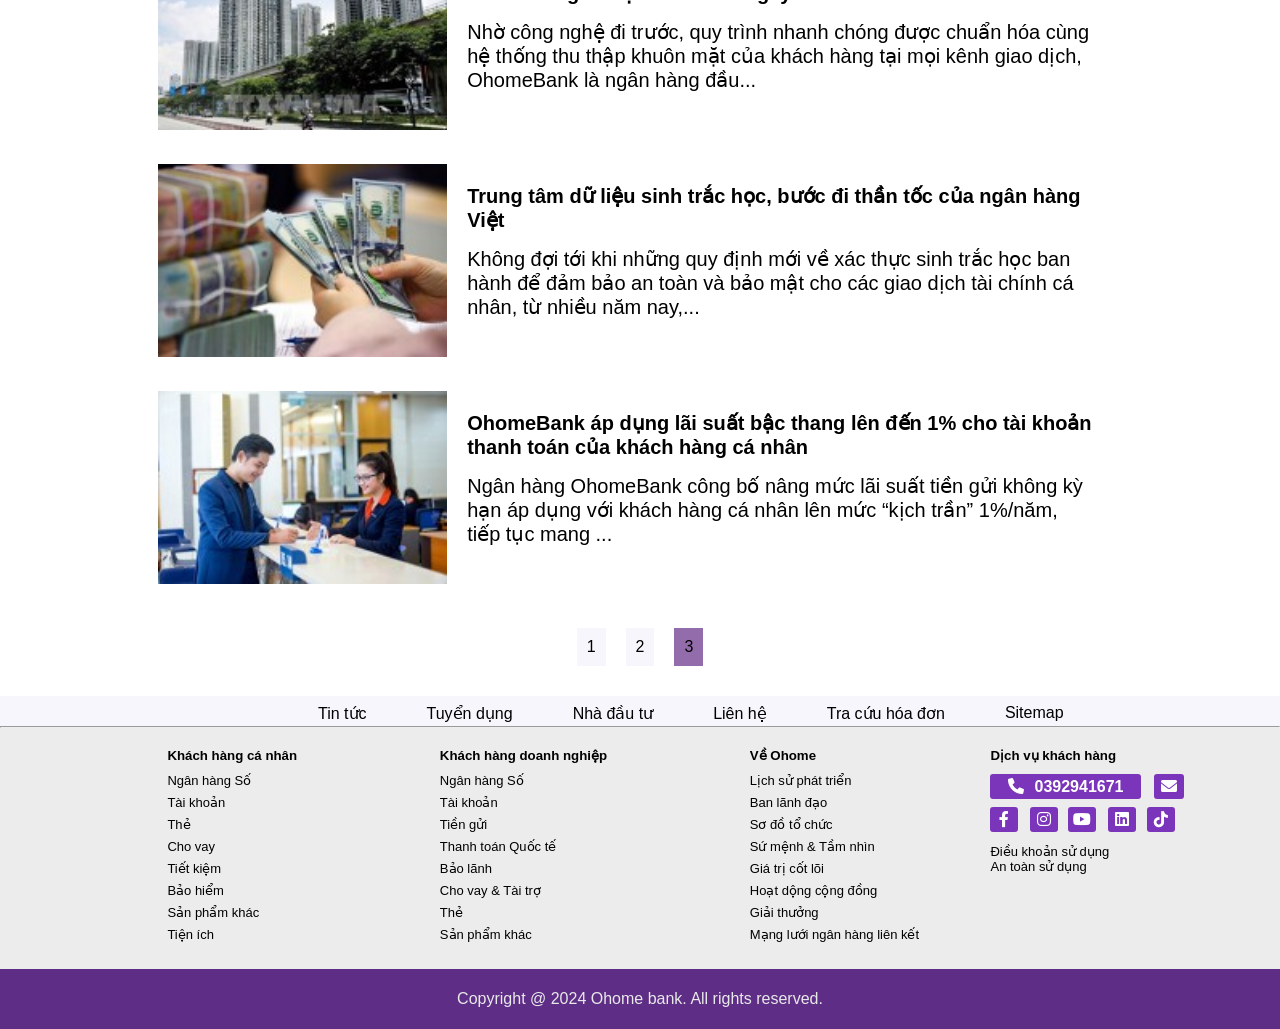
<file: TinTuc/index3.html>
<!DOCTYPE html>
<html lang="en">

<head>
    <meta charset="UTF-8">
    <meta name="viewport" content="width=device-width, initial-scale=1.0">
    <title>Tin Tức | OHOMME</title>
    <link rel="stylesheet" href="index3.css">
    <link rel="stylesheet" href="https://cdnjs.cloudflare.com/ajax/libs/font-awesome/6.0.0-beta3/css/all.min.css">
    <link rel="shortcut icon" href="../IMG/logo - Shortcut.jpg">
    <script src="https://code.jquery.com/jquery-3.7.1.js"
        integrity="sha256-eKhayi8LEQwp4NKxN+CfCh+3qOVUtJn3QNZ0TciWLP4=" crossorigin="anonymous"></script>

</head>

<body>
    <!-- xử lí scroll về top  -->
    <script>
        $(document).ready(function () {
            $(window).scroll(function () {
                if ($(this).scrollTop() > 0) {
                    $("#backtop").fadeIn();
                } else {
                    $("#backtop").fadeOut();
                }
            });
            // sử lý sự kiện khi nhấn vô backtop
            $("#backtop").click(function () {
                $("html, body").animate({
                    scrollTop: 0
                }, 1000);
            })
        });
    </script>

    <header>
        <div class="header flex">
            <div></div>
            <a href="http://127.0.0.1:5500/Home/index.html"><img src="../IMG/logo.jpg" alt="logo"></a>
            <div></div>
            <a href="http://127.0.0.1:5500/Home/index.html">Danh mục cá nhân</a>
            <div></div>
            <div></div>
            <div class="login flex">
                <a href="#"><i class="fa-solid fa-lock"></i></a>
                <a href="http://127.0.0.1:5500/dangnhap/index.html">Đăng nhập</a>
            </div>
            <div class="search flex">
                <input type="text" placeholder="Nhập nội dung bạn cần tìm.">
                <a href="#"><i class="fa-solid fa-magnifying-glass"></i></a>
            </div>
            <div></div>
        </div>
    </header>


    <section class="bgr">
        <hr>
        <div class="bgr-img">
            <img src="..//IMG/bgr_tintuc.jpg" alt="bgr">
        </div>
        <p class="a-hover"><a href="http://127.0.0.1:5500/Home/index.html" class="a-hover hidden-section">Trang chủ</a>
            > <a href="#" class="a-hover">TIN TỨC</a></p>
        <div class="phone">
            <a href="http://127.0.0.1:5500/lienhe/index.html"><i class="fa-solid fa-phone"></i></a>
        </div>
        <div id="backtop">
        <i class="fas fa-chevron-up"></i>
        </div>
    </section>

    <section class="thongtin">
        <ul>
            <li>Tin OhomeBank</li>
            <li>Bản tin thị trường</li>
            <li>Thông báo</li>
            <li>Cẩm nang</li>
            <li>Công bố Lãi suất bình quân</li>
        </ul>
    </section>

    <section class="tintuc">
        <div class="tintuc1">
            <div class="tintuc_img">
                <img src="../IMG/405707-PCVOP0-473+(1).jpg" alt="TÀi trợ ">
            </div>
            <div class="tintuc_text">
                <b>Từ tín dụng xanh đến tăng trưởng xanh</b>
                <p>
			Ngân hàng đóng vai trò quan trọng trong hành trình xanh hóa và đạt mục tiêu giảm phát thải ròng bằng 0 vào năm 2050 của Việt Nam. 
                </p>
            </div>
        </div>
        <div class="tintuc1">
            <div class="tintuc_img">
                <img src="../IMG//Untitled+Session5678+(1)+thump+pc.jpg" alt="TÀi trợ ">
            </div>
            <div class="tintuc_text">
                <b>"Săn" tài khoản ngân hàng trùng tên để lừa đảo</b>
                <p>
                    Sau khi có được tài khoản ngân hàng giả mạo, kẻ gian tìm tên tài khoản tương tự trên mạng xã hội rồi liên hệ với người thân, bạn bè của nạn nhân để yêu cầu ...</p>
            </div>
        </div>
        <div class="tintuc1">
            <div class="tintuc_img">
                <img src="../IMG/pc+TPBank+tai+tro+NOXH+2.jpg" alt="TÀi trợ ">
            </div>
            <div class="tintuc_text">
                <b>Xác thực khuôn mặt chặn mất tiền khủng</b>
                <p>
                    Từ ngày 1-7, sẽ không còn xảy ra chuyện người dân rơi vào trường hợp như đang ngủ mà bị đánh cắp hàng trăm triệu đồng trong tài khoản. Sẽ không bao giờ có c...</p>
            </div>
        </div>
        <div class="tintuc1">
            <div class="tintuc_img">
                <img src="../IMG/trang3-3.jpg" alt="TÀi trợ ">
            </div>
            <div class="tintuc_text">
                <b>Tăng quét mã, cà thẻ... để giữ khách</b>
                <p>
                    Không chỉ các siêu thị hoặc cửa hàng lớn, nhiều xe bán tàu hủ dạo, hủ tiếu gõ, tiểu thương chợ nhỏ, người bán hàng rong... ở TP.HCM cũng quét mã QR để khách...
                </p>
            </div>
        </div>
        <div class="tintuc1">
            <div class="tintuc_img">
                <img src="../IMG/trang3-4.jpg" alt="TÀi trợ ">
            </div>
            <div class="tintuc_text">
                <b> OhomeBank hoàn tất áp dụng xác thực khuôn mặt bảo vệ tài khoản khi giao dịch trước 10 ngày</b>
                <p>
                    Nhờ công nghệ đi trước, quy trình nhanh chóng được chuẩn hóa cùng hệ thống thu thập khuôn mặt của khách hàng tại mọi kênh giao dịch, OhomeBank là ngân hàng đầu...</p>
            </div>
        </div>
        <div class="tintuc1">
            <div class="tintuc_img">
                <img src="../IMG/trang3-5.jpg" alt="TÀi trợ ">
            </div>
            <div class="tintuc_text">
                <b>Trung tâm dữ liệu sinh trắc học, bước đi thần tốc của ngân hàng Việt </b>
                <p>
                    Không đợi tới khi những quy định mới về xác thực sinh trắc học ban hành để đảm bảo an toàn và bảo mật cho các giao dịch tài chính cá nhân, từ nhiều năm nay,...</p>
            </div>
        </div>
        <div class="tintuc1">
            <div class="tintuc_img">
                <img src="../IMG/trang3-6.jpg" alt="TÀi trợ ">
            </div>
            <div class="tintuc_text">
                <b>OhomeBank áp dụng lãi suất bậc thang lên đến 1% cho tài khoản thanh toán của khách hàng cá nhân</b>
                <p>
                    Ngân hàng OhomeBank công bố nâng mức lãi suất tiền gửi không kỳ hạn áp dụng với khách hàng cá nhân lên mức “kịch trần” 1%/năm, tiếp tục mang ...</p>
            </div>
        </div>
        
    </section>

    <div class="tab_trang">
        <ul>
            <li><a href="http://127.0.0.1:5500/TinTuc/index.html">1</a></li>
            <li><a href="http://127.0.0.1:5500/TinTuc/index2.html">2</a></li>
            <li><a href="http://127.0.0.1:5500/TinTuc/index3.html">3</a></li>
        </ul>
    </div>
    <div class="timhieuthem hidden-section">
        <ul>
            <li><a href="#" class="tht-hover">Tin tức</a></li>
            <li><a href="http://127.0.0.1:5500/tuyendung/index.html" class="tht-hover">Tuyển dụng</a></li>
            <li><a href="#" class="tht-hover">Nhà đầu tư</a></li>
            <li><a href="http://127.0.0.1:5500/lienhe/index.html" class="tht-hover">Liên hệ</a></li>
            <li><a href="#" class="tht-hover">Tra cứu hóa đơn</a></li>
            <li><a href="#" class="tht-hover">Sitemap</a></li>
    </div>

    <div class="hrr"></div>
    <hr>
    </div>
    <section class="section2 hidden-section">
        <div class="footer">
            <div class="footer-lv1">
                <h5>Khách hàng cá nhân</h5>
                <li class="list-item">Ngân hàng Số</li>
                <li class="list-item">Tài khoản</li>
                <li class="list-item">Thẻ</li>
                <li class="list-item">Cho vay</li>
                <li class="list-item">Tiết kiệm</li>
                <li class="list-item">Bảo hiểm</li>
                <li class="list-item">Sản phẩm khác</li>
                <li class="list-item">Tiện ích</li>
            </div>
            <div class="footer-lv1">
                <h5>Khách hàng doanh nghiệp</h5>
                <li class="list-item">Ngân hàng Số</li>
                <li class="list-item">Tài khoản</li>
                <li class="list-item">Tiền gửi</li>
                <li class="list-item">Thanh toán Quốc tế</li>
                <li class="list-item">Bảo lãnh</li>
                <li class="list-item">Cho vay & Tài trợ</li>
                <li class="list-item">Thẻ</li>
                <li class="list-item">Sản phẩm khác</li>
            </div>
            <div class="footer-lv1">
                <h5>Về Ohome</h5>
                <li class="list-item">Lịch sử phát triển</li>
                <li class="list-item">Ban lãnh đạo</li>
                <li class="list-item">Sơ đồ tổ chức</li>
                <li class="list-item">Sứ mệnh & Tầm nhìn</li>
                <li class="list-item">Giá trị cốt lõi</li>
                <li class="list-item">Hoạt dộng cộng đồng</li>
                <li class="list-item">Giải thưởng</li>
                <li class="list-item">Mạng lưới ngân hàng liên kết</li>
            </div>
            <div class="footer-lv2">
                <h5>Dịch vụ khách hàng</h5>
                <div class="list-icon-footer">
                    <div class="list-icon-lv1">
                        <a href="#" class="sdt"><i class="fa fa-phone"></i>0392941671</a>
                        <a href="#" class="mail"><i class="fa-solid fa-envelope"></i></a>
                    </div>
                    <div class="list-icon-lv1">
                        <a href="#" class="list-icon1"><i class="fa-brands fa-facebook-f"></i></a>
                        <a href="#" class="list-icon"><i class="fa-brands fa-instagram"></i></a>
                        <a href="#" class="list-icon3"><i class="fa-brands fa-youtube"></i></a>
                        <a href="#" class="list-icon"><i class="fa-brands fa-linkedin"></i></a>
                        <a href="#" class="list-icon"><i class="fa-brands fa-tiktok"></i></a>
                    </div>
                    <div class="end-footer">
                        <li class="list-item">Điều khoản sử dụng</li>
                        <li class="list-item">An toàn sử dụng</li>
                    </div>
                </div>
            </div>
        </div>
    </section>
</body>
<footer class="footerr">
    <p>Copyright @ 2024 Ohome bank. All rights reserved.</p>
</footer>
</body>

</html>
</file>
<file: card/style-card.css>
*{
    padding: 0;
    margin: 0;
    font-family: Arial, Helvetica, sans-serif;
    box-sizing: border-box;
}
.header-maxwidth{
    display: none;
}
.flex{
    display: flex;
    justify-content: space-between; 
}
.header{
    height: 60px;
    justify-items: center;
    align-items: center;
    background: #5E2E86;
    color: white;
    position: fixed;
    width: 100%;
    overflow: hidden;
    top: 0;
    left: 0;
    z-index: 1000;
}
.header img{
    height: 130%;
    width: 130px;
}
a{
    text-decoration: none;
} 
.header a{
    color: white;
    font-weight: bold;
}
.login a{
    color: #5E2E86;
}
.login{
    padding: 8px;
    background: white;
    color:#5E2E86 ;
    border-radius: 10px;
}
.login i{
    margin-right: 3px;
}
.search a{
    margin-left: 3px;
    margin-top: 9px;
    align-items: center;
    justify-items: center;
}
.search input{
    border-radius: 10px;
    padding: 7px;
}
.bgr{
    padding-top: 60px;
    position: relative;
}
.bgr hr{
    height: 6px;
    background: #E56D25; 
}
.bgr .phone{
    display: flex;
    width: 40px;
    height: 40px;
    border-radius: 50%;
    background: green;
    color: white;
    position: fixed;
    right: 20px;
    bottom: 100px;
    align-items: center;
    justify-content: center;
    animation: shake 0.5s infinite;
    z-index: 1000;
}
@keyframes shake {
    0% { transform: rotate(0); }
    20% { transform: rotate(10deg); }
    40% { transform: rotate(-10deg); }
    60% { transform: rotate(10deg); }
    80% { transform: rotate(-10deg); }
    100% { transform: rotate(0); }
}
#backtop {
    width: 50px;
    height: 50px;
    background: tomato;
    color: white;
    display: flex;
    justify-content: center;
    align-items: center;
    border-radius: 50%;
    position: fixed;
    bottom: 40px;
    right: 20px;
}
.bgr .bgr-img{
    width: 100%;
}
.bgr img{
    width: 100%;
    position: relative;
}
.bgr p{
    position: absolute;
    top: 200px;
    left: 200px;
    color: white;
}
.bgr a{
    color: white;
    font-weight: bold;
}
.bgr .a-hover a:hover{
    font-size: 25px;
    color: #5E2E86;
}
.card {
   max-width: 65%;
   display: flex;
   margin: auto;
   justify-content: space-between;
   padding: 20px;
}
.card p:first-child {
    color: #E56D25;
}
.card p{
    font-size: small;
    color: black;
    text-align: center;
}
.card span{
    color: black;
    padding-left: 10px;
    font-size: 17px;
}

.section1{
    margin-left: 20%;
    margin-right: 20%;
    margin-bottom: 30px;
}
.section1 hr{
    height: 2px;
    background: #5E2E86;
    margin-bottom: 10px;
}
.section1 .info-section1 .child-info1{
    background: #F8F8F8;
    border-radius: 10px;
    width: 50%;
    margin: 15px;
    transition: transform 0.3s ease;
} 
/* hover vô nó nhảy lên theo chiều Y */
.section1 .info-section1 .child-info1:hover{
    transform: translateY(-15px);
}
.section1 .info-section1 .child-info1 img{
    width: 100%;
    border-radius: 10px;
}
.section1 .info-section1 .child-info1 .xemthem p{
    padding: 15px;
    font-weight: bold;
}
.section1 .info-section1 .child-info1 .xemthem a{
    padding-top: 15px;
    padding-right: 10px;
    color: #5E2E86;
}
.section1 .info-section1 .child-info1 .khuyenmai ul{
    padding: 20px;
    padding-top: 4px;
    width: 70%;
}
.section1 .info-section1 .child-info1 .khuyenmai ul li{
    line-height: 1.7;
    color: #393939;
}
.section1 .info-section1 .child-info1 .khuyenmai{
    font-size: 12px;
}
.section1 .info-section1 .child-info1 .khuyenmai p{
    border-radius: 5px;
    height: 30px;
    padding: 7px;
    background: #E89A40;
    color: white;
    margin: 10px;
}
.section1 .info-section1 .child-info1 .khuyenmai p:hover{
    color: black;
    font-weight: bold;
}
.flex-section{
    display: flex;
}
.section1 .info-section1 .child-info2{
    background: #F8F8F8;
    border-radius: 10px;
    width: 50%;
    margin: 15px;
    transition: transform 0.3s ease;
}
.section1 .info-section1 .child-info2:hover{
    transform: translateY(-15px);
}
.section1 .info-section1 .child-info2 img{
    width: 100%;
    border-radius: 10px;
}
.section1 .info-section1 .child-info2 .xemthem p{
    padding: 15px;
    font-weight: bold;
}
.section1 .info-section1 .child-info2 .xemthem a{
    padding-top: 15px;
    padding-right: 10px;
    color: #5E2E86;
}
.section1 .info-section1 .child-info2 .khuyenmai{
    font-size: 12px;
}
.section1 .info-section1 .child-info2 .khuyenmai ul{
    padding: 20px;
    padding-top: 4px;
    width: 70%;
}
.section1 .info-section1 .child-info2 .khuyenmai ul li{
    line-height: 1.7;
    color: #393939;
}
.section1 .info-section1 .child-info2 .khuyenmai p{
    border-radius: 5px;
    height: 30px;
    padding: 7px;
    background: #E89A40;
    color: white;
    margin: 10px;
}
.section1 .info-section1 .child-info2 .khuyenmai p:hover{
    color: black;
    font-weight: bold;
}
.timhieuthem{
    background: #F7F6FC;
    height: 30px;
}
.timhieuthem ul{
    display: flex;
    margin-left: 280px;
    padding: 8px;
}
.timhieuthem ul li{
    list-style-type: none;
}
.timhieuthem ul a{
    color: black;
    padding: 30px;
    margin-top: 10px;
}
.hrr hr{
    margin-top: 1px;
    height: 3px;
    background: linear-gradient(to left, #E56D25, #7835BA); 
}
.tht-hover:hover{
    color: #5E2E86;
    font-weight: bold;
}

.footer {
    display: flex;
    max-width: 85%;
    margin: auto;
    padding: 20px 0; 
}

.footer-lv1{
    list-style-type: none;
    margin: auto;
    max-width: 100%;
}

.section2{
    background-color: #ececec;
}

.footer-lv1 li{
    font-size: small;
    padding-bottom: 7px;
}
.footer-lv1 h5{
    padding-bottom: 10px;
}
a{
    text-decoration: none;
}
.sdt{
    background-color: #7b35ba;
    border-radius: 3px;
    padding: 4px 18px;
    color: white;
    font-weight: bold;
}
.list-icon-lv1 .fa-phone{
    padding-right: 10px;
} 
.mail{
    padding: 2px 3px;
    background-color: #7b35ba;
    border-radius: 3px;
    padding: 4px 7px;
    text-align: center;
    margin-left: 8px;
    color: white;
}
.list-icon{
    padding: 2px 3px;
    background-color: #7b35ba;
    border-radius: 3px;
    padding: 4px 7px;
    color: white;
    margin-left: 7px;
}

.list-icon-lv1{
    margin-top: 15px;
}
.end-footer {
    margin-top: 15px;
}
.list-icon1 {
    background-color: #7b35ba;
    color: white;
    padding: 4px 9px 4px 9px;
    border-radius: 3px;
    text-align: center;
}
.list-icon3 {
    background-color: #7b35ba;
    color: white;
    padding: 4px 5px 4px 5px;
    border-radius: 3px;
   margin-left: 6px;
}
.footer-lv2{
    padding-bottom: 50px;
    list-style-type: none;
}
.footer-lv2 li{
    font-size: small;
}

.footerr{
    margin-top: 0px;
    background: #5E2E86;
    height: 60px;
    text-align: center;
    align-content: center;
    color: #E9E9E9;
}
@media only screen and (max-width: 700px){
    *{
        box-sizing: border-box;
    }
    .hidden-section{
        display: none;
    }
    .header{
        display: none;
    }
    .header-maxwidth{
        display: block;
        display: flex;
        background: #5E2E86;
        align-items: center;
        width: 100%;
        justify-content: space-between;
    }
    
    .header-maxwidth img{
        width: 25%;
    }
    .header-maxwidth .login{
        background: #5E2E86;
    }
    .header-maxwidth i{
        color: white;
        right: 100px;
    }
    .bgr{
        padding-top: 0px;
        position: relative;
    }
    .bgr .bgr-img{
        width: 100%;
    }
    .bgr p{
        position: absolute;
        top: 50px;
        left: 15px;
        font-size: 10px;
    }
    .card{
        padding: 5px;
        margin-left: 0px;
    }
    .card span{
        padding: 10px;
        font-size: 15px;
        font-weight: bold;
    }
    /* nếu tràn thì cho nó xuống dòng  */
    
    .section1 .flex-section{
        flex-wrap: wrap;
        width: 100%;
    }
    /* cho mỗi info  con rộng full  */
    .section1{
        width: 100%;
        margin-left: 0px;
    }
    .section1 .flex-section .child-info1{
        width: 100%;
    }
    .section1 .flex-section .child-info2{
        width: 100%;
    }
    .section1 .flex-section .khuyenmai p{
       height: 200px;
       text-align: center;
    }
}
</file>
<file: dangnhap/dangnhap.css>
body {
    display: flex;
    justify-content: center;
    align-items: center;
    height: 100vh;
    margin: 0;
    background-image: url(/IMG/login-bg-1920.835cba0e82c8d6e6ab7b.png);
}

section {
    width: 400px;
    border-radius: 20px;
    padding: 20px;
    box-sizing: border-box;
}

.tab {
    display: flex;
    padding: 0;
    margin: 0;
}

.tab li {
    list-style-type: none;
    flex: 1;
    margin-right: 10px;
}

.tab li a {
    display: block;
    text-decoration: none;
    background-color: #53277B;
    color: #FF9800;
    padding: 15px;
    text-align: center;
    width: 100%;
    box-sizing: border-box;
    border: 2px solid transparent;
    border-radius: 20px;
}


.tab-content {
    margin-top: 20px;
    text-align: center;
}


.input-group {
    position: relative;
    margin-bottom: 20px;
}

.input-group input {
    width: 100%;
    padding: 12px 10px;
    box-sizing: border-box;
    border: 1px solid black;
    border-radius: 4px;
    background-color: #9a6ec3;
    opacity: 0.5;
    color: #53277B;
    font-size: 14px;
}

.input-group input::placeholder {
    color: #FF9800;
    font-size: 14px;
}

.show-password-btn {
    position: absolute;
    right: 10px;
    top: 50%;
    transform: translateY(-50%);
    background: none;
    border: none;
    color: #FF9800;
    cursor: pointer;
    font-size: 16px;
    padding: 0;
    margin: 0;
} 

.button-container {
    display: inline-block;
    width: auto;
    padding: 12px 20px;
    border: none;
    border-radius: 30px;
    cursor: pointer;
    box-sizing: border-box;
    margin: 10px 0;
    background-color: #9a6ec3;
    color: #FF9800;
    font-size: 16px;
    font-weight: 500;
    text-align: center;
}

.button-container:hover {
    background-color: #53277B;
}

a.close-button {
    position: fixed;
    top: 10px;
    right: 50px;
    font-size: 80px;
    text-decoration: none;
    color: #FF9800;
}
</file>
<file: Home/style-home.css>
*{
    padding: 0;
    margin: 0;
    font-family: Arial, Helvetica, sans-serif;
    list-style-type: none;
    box-sizing: border-box;
}
.header-maxwidth{
    display: none;
}
.flex{
    display: flex;
    justify-content: space-between;
}
.header{
    height: 60px;
    justify-items: center;
    align-items: center;
    background: #5E2E86;
    color: white;
    position: fixed;
    width: 100%;
    overflow: hidden;
    top: 0;
    left: 0;
    z-index: 1000;
}
.header img{
    height: 130%;
    width: 130px;
}
a{
    text-decoration: none;
} 
.header a{
    color: white;
    font-weight: bold;
}
.login a{
    color: #5E2E86;
}
.login{
    padding: 8px;
    background: white;
    color:#5E2E86 ;
    border-radius: 10px;
}
.login i{
    margin-right: 3px;
}
.search a{
    margin-left: 3px;
    margin-top: 9px;
    align-items: center;
    justify-items: center;
}
.search input{
    border-radius: 10px;
    padding: 7px;
}
.section1{
    padding-top: 60px;
    position: relative;
}
.section1 hr {
    height: 6px;
    background: #E56D25; 
}
.section1 .phone{
    display: flex;
    width: 40px;
    height: 40px;
    border-radius: 50%;
    background: green;

    position: fixed;
    right: 20px;
    bottom: 100px;
    align-items: center;
    justify-content: center;
    animation: shake 0.5s infinite;
    z-index: 1000;
    
}
.section1 .phone i{
    color: white;
}
@keyframes shake {
    0% { transform: rotate(0); }
    20% { transform: rotate(10deg); }
    40% { transform: rotate(-10deg); }
    60% { transform: rotate(10deg); }
    80% { transform: rotate(-10deg); }
    100% { transform: rotate(0); }
}
#backtop {
    width: 50px;
    height: 50px;
    background: tomato;
    color: white;
    display: flex;
    justify-content: center;
    align-items: center;
    border-radius: 50%;
    position: fixed;
    bottom: 40px;
    right: 20px;
}
.bg{
    width: 100%;
}
.bg img{
    width: 100%;
}
.menu{
    text-align: center;
}
.cssmenu .hieuung {
    padding: 10px;
    transition: transform 0.5s ease;
}

.khihover:hover .hieuung {
    transform: scale(1.5, 1.5);
}

.khihover:hover {
    background: #5E2E86; 
    border-radius: 10px; 
}
.khihover:hover .menuchild{
    color: white;
}
.cssmenu{
    padding: 30px;
}
.cssmenu .menuchild{
    padding: 10px;
    color: #6F6F86;
    font-weight: bold;
}
.tietkiem{
    padding-top: 19px;
}
.section2 hr{
    border: none;
    height: 10px;
    background: linear-gradient(#DEDEDE,#FFFFFF);
}
.content{
    box-sizing: border-box;
    margin-top: 30px;
}
.content .photo{
    width: 50%;
    padding: 30px;
}
.content .photo img{
    width: 100%;
    transition: transform ease 1s ;
}

.card-pt{
    border-radius: 10px;
}

.content .info{
    width: 50%;
    padding-top: 50px;
    padding: 30px;
}
.content .info h2{
    color: #5E2E86;
}
.content .info b{
    color: #636060;
    font-weight: bold;
}
.content .info p{
    padding-top: 9px;
    word-spacing: 6px;
    line-height: 1.7;
}
.content img:hover{
    transform: skewY(5deg);
}
.section2 .content:nth-child(3) img:hover{
    transform: skewY(-5deg);
}
.section3{
    background: linear-gradient(#F9F8FD, #FFFFFF);
    margin-top: 40px;
}
.section3 .info{
    display: flex;
    justify-content: center;
}
.flex-info{
    display: flex;
    border-radius: 50px;
    color: white;
    background: #7835BA;
    text-align: center;
    justify-items: center;
    align-items: center;
    font-weight: bold;
}
.flex-info a{
    color: white;
    padding: 15px 25px;
    padding-left: 0px;
}
.flex-info i{
    padding-left: 30px;
}
.info div{
    margin: 15px;
}
.section3 h3{
    text-align: center;
    margin-top: 120px;
    margin-bottom: 20px;
}
.xemthem{
    display: flex;
    justify-content: center;

}
.css-xemthem{
    width: 300px;
    height: 330px;
    background: #FFFFFF;
    border-radius: 7px;
    transition: transform 0.3s ease;
}
.css-xemthem img{
    width: 100%;
    height: 150px;
    border-radius: 7px;
}
.xemthem .xemthem2{
    margin: 0 25px;
}
.css-xemthem p{
    margin: 10px 15px;
    color: #6F6F6F;
    line-height: 1.4;
}
.css-xemthem b{
    color: #5E2E86;
    line-height: 1.7;
    padding-bottom: 150px;
}
.css-xemthem:hover{
    transform: translateY(-10px);
}
.timhieuthem{
    background: #F7F6FC;
    height: 30px;
}
.timhieuthem ul{
    display: flex;
    margin-left: 252px;
    padding: 8px;
}
.timhieuthem ul li{
    list-style-type: none;
}
.timhieuthem ul a{
    color: black;
    padding: 30px;
    margin-top: 10px;
}
.tht-hover:hover{
    color: #5E2E86;
    font-weight: bold;
}

.footer {
    display: flex;
    max-width: 85%;
    margin: auto;
    padding: 20px 0; 
}

.footer-lv1{
    list-style-type: none;
    margin: auto;
    max-width: 100%;
}

.section4{
    background-color: #ececec;
}

.footer-lv1 li{
    font-size: small;
    padding-bottom: 7px;
}
.footer-lv1 h5{
    padding-bottom: 10px;
}
a{
    text-decoration: none;
}
.sdt{
    background-color: #7b35ba;
    border-radius: 3px;
    padding: 4px 18px;
    color: white;
    font-weight: bold;
}
.list-icon-lv1 .fa-phone{
    padding-right: 10px;
} 
.mail{
    padding: 2px 3px;
    background-color: #7b35ba;
    border-radius: 3px;
    padding: 4px 7px;
    text-align: center;
    margin-left: 8px;
    color: white;
}
.list-icon{
    padding: 2px 3px;
    background-color: #7b35ba;
    border-radius: 3px;
    padding: 4px 7px;
    color: white;
    margin-left: 7px;
}

.list-icon-lv1{
    margin-top: 15px;
}
.end-footer {
    margin-top: 15px;
}
.list-icon1 {
    background-color: #7b35ba;
    color: white;
    padding: 4px 9px 4px 9px;
    border-radius: 3px;
    text-align: center;
}
.list-icon3 {
    background-color: #7b35ba;
    color: white;
    padding: 4px 5px 4px 5px;
    border-radius: 3px;
   margin-left: 6px;
}
.footer-lv2{
    padding-bottom: 50px;
    list-style-type: none;
}
.footer-lv2 li{
    font-size: small;
}
.footerr{
    margin-top: 0px;
    background: #5E2E86;
    height: 60px;
    text-align: center;
    align-content: center;
    color: #E9E9E9;
}
.hrr hr{
    margin-top: 1px;
    height: 3px;
    background: linear-gradient(to left, #E56D25, #7835BA); 
}
 /* chỉnh reponsive  bản iphone 14 prm */
@media only screen and (max-width: 700px) {
    *{
        box-sizing: border-box;
    }
    .hidden-section{
        display: none;
    }
    .header{
        display: none;
    }
    .header-maxwidth{
        display: block;
        display: flex;
        background: #5E2E86;
        align-items: center;
        width: 100%;
        justify-content: space-between;
    }
    
    .header-maxwidth img{
        width: 25%;
    }
    .header-maxwidth .login{
        background: #5E2E86;
    }
    .header-maxwidth i{
        color: white;
        right: 100px;
    }
    .section1{
        padding: 0px;
    }
    .section1 hr{
        width: 100%;
    }
    .section1 .bg{
        width: 100%;
    }
    .section1 .bg img{
        width: 100%; 
    }
    .section1 .menu{
        width: 100%;
    }
    .section1 .menu img{
        width: 100%;
    }
    .section1 .menuchild{
        padding: 1px;
        font-size: 10px;
        text-align: center;
    }
    .section1 .cssmenu{
        padding: 10px;
    }
    
    .section2 hr{
        width: 100%;
    }
    .section2 .content .photo{
        padding: 10px;
        width: 100%;
    }
    .section2 .content .info{
        width: 100%;
        padding: 10px;
        text-align: center;
    }
    .section2 .content{
        display: block;
        margin: 0px;
    }
    .section3{
        width: 100%;
    }
    .section3 .flex-info{
        width: 150px;
        height: 70px;
    }
    .section3 .info{
        flex-wrap: wrap;
    }
    /* .timhieuthem{
        width: 50%;
    }
    .timhieuthem ul{
        margin-left: 10px;
        flex-wrap: wrap;
    }
    .timhieuthem li{
        width: 30%;
        padding: 1px;
        margin: 1px;
    }
    .timhieuthem li a{
        padding: 10px;
    } */
    .footerr{
        width: 100%;
    }
    .footerr p{
        font-size: 17px;
    }
}
</file>
<file: khuyenmai/khuyenmai.css>
*{
    padding: 0;
    margin: 0;
    font-family: Arial, Helvetica, sans-serif;
    box-sizing: border-box;
}
.header-maxwidth{
    display: none;
}
.flex{
    display: flex;
    justify-content: space-between; 
}
.header{
    height: 60px;
    justify-items: center;
    align-items: center;
    background: #5E2E86;
    color: white;
    position: fixed;
    width: 100%;
    overflow: hidden;
    top: 0;
    left: 0;
    z-index: 1000;
}
.header img{
    height: 130%;
    width: 130px;
}
a{
    text-decoration: none;
} 
.header a{
    color: white;
    font-weight: bold;
}
.login a{
    color: #5E2E86;
}
.login{
    padding: 8px;
    background: white;
    color:#5E2E86 ;
    border-radius: 10px;
}
.login i{
    margin-right: 3px;
}
.search a{
    margin-left: 3px;
    margin-top: 9px;
    align-items: center;
    justify-items: center;
}
.search input{
    border-radius: 10px;
    padding: 7px;
}
.bgr{
    padding-top: 60px;
    position: relative;
}
.bgr hr{
    height: 6px;
    background: #E56D25; 
}
.bgr .phone{
    display: flex;
    width: 40px;
    height: 40px;
    border-radius: 50%;
    background: green;
    color: white;
    position: fixed;
    right: 20px;
    bottom: 100px;
    align-items: center;
    justify-content: center;
    animation: shake 0.5s infinite;
    z-index: 1000;
}
@keyframes shake {
    0% { transform: rotate(0); }
    20% { transform: rotate(10deg); }
    40% { transform: rotate(-10deg); }
    60% { transform: rotate(10deg); }
    80% { transform: rotate(-10deg); }
    100% { transform: rotate(0); }
}

#backtop {
    width: 50px;
    height: 50px;
    background: tomato;
    color: white;
    display: flex;
    justify-content: center;
    align-items: center;
    border-radius: 50%;
    position: fixed;
    bottom: 40px;
    right: 20px;
}

.cacloaikhac{
    display: flex;
    width: 80%;
    margin: auto;
    justify-content: space-between;

}

.cacloaikhac div{
    margin-top: 20px;
    text-align: center;
}
.cacloaikhac div p{
    padding: 10px;
}
.bgr .bgr-img{
    width: 100%;
}
.bgr img{
    width: 100%;
    position: relative;
}
.bgr p{
    position: absolute;
    top: 200px;
    left: 200px;
    color: white;
}
.bgr a{
    color: white;
    font-weight: bold;
}
.bgr .a-hover a:hover{
    font-size: 25px;
}
.taikhoan {
   max-width: 65%;
   display: flex;
   padding: 20px;
   margin-left: 290px;
}
.taikhoan p:first-child {
    color: #E56D25;
}
.taikhoan p:nth-child(2){
    margin-left: 330px;
}
.taikhoan p{
    font-size: small;
    color: black;
    text-align: center;
}
.taikhoan span{
    color: black;
    padding-left: 10px;
    font-size: 17px;
}

.section1{
    margin-top: 50px;
    margin-left: 10%;
    margin-right: 10%;
    margin-bottom: 30px;
}
.section1 hr{
    height: 2px;
    background: #5E2E86;
    margin-bottom: 10px;
}
.section1 .info-section1 .child-info1{
    background: #F8F8F8;
    border-radius: 10px;
    width: 50%;
    margin: 15px;
    transition: transform 0.3s ease;
}
.section1 .info-section1 .child-info1:hover{
    transform: translateY(-15px);
}
.section1 .info-section1 .child-info1 img{
    width: 100%;
    border-radius: 10px;
}
.section1 .info-section1 .child-info1 .xemthem p{
    padding: 15px;
    font-weight: bold;
}
.section1 .info-section1 .child-info1 .xemthem a{
    padding-top: 15px;
    padding-right: 10px;
    color: #5E2E86;
}
.section1 .info-section1 .child-info1 .khuyenmai ul{
    padding: 20px;
    padding-top: 4px;
    width: 70%;
}
.section1 .info-section1 .child-info1 .khuyenmai ul li{
    line-height: 1.7;
    color: #393939;
}
.section1 .info-section1 .child-info1 .khuyenmai{
    font-size: 12px;
}
.section1 .info-section1 .child-info1 .khuyenmai p{
    border-radius: 5px;
    height: 30px;
    padding: 7px;
    background: #E89A40;
    color: white;
    margin: 10px;
}
.section1 .info-section1 .child-info1 .khuyenmai p:hover{
    color: black;
    font-weight: bold;
}
.flex-section{
    display: flex;
}
.section1 .info-section1 .child-info2{
    background: #F8F8F8;
    border-radius: 10px;
    width: 50%;
    margin: 15px;
    transition: transform 0.3s ease;
}
.section1 .info-section1 .child-info2:hover{
    transform: translateY(-15px);
}
.section1 .info-section1 .child-info2 img{
    width: 100%;
    border-radius: 10px;
}
.section1 .info-section1 .child-info2 .xemthem p{
    padding: 15px;
    font-weight: bold;
}
.section1 .info-section1 .child-info2 .xemthem a{
    padding-top: 15px;
    padding-right: 10px;
    color: #5E2E86;
}
.section1 .info-section1 .child-info2 .khuyenmai{
    font-size: 12px;
}
.section1 .info-section1 .child-info2 .khuyenmai ul{
    padding: 20px;
    padding-top: 4px;
    width: 70%;
}
.section1 .info-section1 .child-info2 .khuyenmai ul li{
    line-height: 1.7;
    color: #393939;
}
.section1 .info-section1 .child-info2 .khuyenmai p{
    border-radius: 5px;
    height: 30px;
    padding: 7px;
    background: #E89A40;
    color: white;
    margin: 10px;
}
.section1 .info-section1 .child-info2 .khuyenmai p:hover{
    color: black;
    font-weight: bold;
}
.timhieuthem{
    background: #F7F6FC;
    height: 30px;
}
.timhieuthem ul{
    display: flex;
    margin-left: 280px;
    padding: 8px;
}
.timhieuthem ul li{
    list-style-type: none;
}
.timhieuthem ul a{
    color: black;
    padding: 30px;
    margin-top: 10px;
}
.hrr hr{
    margin-top: 1px;
    height: 3px;
    background: linear-gradient(to left, #E56D25, #7835BA); 
}
.tht-hover:hover{
    color: #5E2E86;
    font-weight: bold;
}

.footer {
    display: flex;
    max-width: 85%;
    margin: auto;
    padding: 20px 0; 
}

.footer-lv1{
    list-style-type: none;
    margin: auto;
    max-width: 100%;
}

.section2{
    background-color: #ececec;
}

.footer-lv1 li{
    font-size: small;
    padding-bottom: 7px;
}
.footer-lv1 h5{
    padding-bottom: 10px;
}
a{
    text-decoration: none;
}
.sdt{
    background-color: #7b35ba;
    border-radius: 3px;
    padding: 4px 18px;
    color: white;
    font-weight: bold;
}
.list-icon-lv1 .fa-phone{
    padding-right: 10px;
} 
.mail{
    padding: 2px 3px;
    background-color: #7b35ba;
    border-radius: 3px;
    padding: 4px 7px;
    text-align: center;
    margin-left: 8px;
    color: white;
}
.list-icon{
    padding: 2px 3px;
    background-color: #7b35ba;
    border-radius: 3px;
    padding: 4px 7px;
    color: white;
    margin-left: 7px;
}

.list-icon-lv1{
    margin-top: 15px;
}
.end-footer {
    margin-top: 15px;
}
.list-icon1 {
    background-color: #7b35ba;
    color: white;
    padding: 4px 9px 4px 9px;
    border-radius: 3px;
    text-align: center;
}
.list-icon3 {
    background-color: #7b35ba;
    color: white;
    padding: 4px 5px 4px 5px;
    border-radius: 3px;
   margin-left: 6px;
}
.footer-lv2{
    padding-bottom: 50px;
    list-style-type: none;
}
.footer-lv2 li{
    font-size: small;
}

.footerr{
    margin-top: 0px;
    background: #5E2E86;
    height: 60px;
    text-align: center;
    align-content: center;
    color: #E9E9E9;
}
 /* reponsive ip14 prm  */
 @media only screen and (max-width: 700px){
    *{
        box-sizing: border-box;
    }
    .hidden-section{
        display: none;
    }
    .header{
        display: none;
    }
    .header-maxwidth{
        display: block;
        display: flex;
        background: #5E2E86;
        align-items: center;
        width: 100%;
        justify-content: space-between;
    }
    
    .header-maxwidth img{
        width: 25%;
    }
    .header-maxwidth .login{
        background: #5E2E86;
    }
    .header-maxwidth i{
        color: white;
        right: 100px;
    }
    .bgr{
        padding-top: 0px;
        position: relative;
    }
    .bgr .bgr-img{
        width: 100%;
    }
    .bgr p{
        position: absolute;
        top: 50px;
        left: 15px;
        font-size: 10px;
    }
    .taikhoan{
        padding: 5px;
        margin-left: 0px;
    }
    .taikhoan span{
        font-size: 15px;
        font-weight: bold;
    }
    /* nếu tràn thì cho nó xuống dòng  */
    
    .section1 .flex-section{
        flex-wrap: wrap;
        width: 100%;
    }
    /* cho mỗi info  con rộng full  */
    .section1{
        width: 100%;
        margin-left: 0px;
    }
    .section1 .flex-section .child-info1{
        width: 100%;
    }
    .section1 .flex-section .child-info2{
        width: 100%;
    }
    .section1 .flex-section .khuyenmai p{
       height: 200px;
       text-align: center;

    }
 }
</file>
<file: lienhe/lienhe.css>
*{
    padding: 0;
    margin: 0;
    font-family: Arial, Helvetica, sans-serif;
    box-sizing: border-box;
}
.header-maxwidth{
    display: none;
}
.flex{
    display: flex;
    justify-content: space-between; 
}
.header{
    height: 60px;
    justify-items: center;
    align-items: center;
    background: #5E2E86;
    color: white;
    position: fixed;
    width: 100%;
    overflow: hidden;
    top: 0;
    left: 0;
    z-index: 1000;
}
.header img{
    height: 130%;
    width: 130px;
}
a{
    text-decoration: none;
} 
.header a{
    color: white;
    font-weight: bold;
}
.login a{
    color: #5E2E86;
}
.login{
    padding: 8px;
    background: white;
    color:#5E2E86 ;
    border-radius: 10px;
}
.login i{
    margin-right: 3px;
}
.search a{
    margin-left: 3px;
    margin-top: 9px;
    align-items: center;
    justify-items: center;
}
.search input{
    border-radius: 10px;
    padding: 7px;
}
.bgr{
    padding-top: 60px;
    position: relative;
}
.bgr hr{
    height: 6px;
    background: #E56D25; 
}
.bgr .phone{
    display: flex;
    width: 40px;
    height: 40px;
    border-radius: 50%;
    background: green;
    color: white;
    position: fixed;
    right: 20px;
    bottom: 100px;
    align-items: center;
    justify-content: center;
    animation: shake 0.5s infinite;
    z-index: 1000;
}
@keyframes shake {
    0% { transform: rotate(0); }
    20% { transform: rotate(10deg); }
    40% { transform: rotate(-10deg); }
    60% { transform: rotate(10deg); }
    80% { transform: rotate(-10deg); }
    100% { transform: rotate(0); }
}

#backtop {
    width: 50px;
    height: 50px;
    background: tomato;
    color: white;
    display: flex;
    justify-content: center;
    align-items: center;
    border-radius: 50%;
    position: fixed;
    bottom: 40px;
    right: 20px;
}
.bgr .bgr-img{
    width: 100%;
}
.bgr img{
    width: 100%;
    position: relative;
}
.bgr p{
    position: absolute;
    top: 200px;
    left: 200px;
    color: white;
}
.bgr .text_lienhe{
    position: absolute;
    top: 250px;
    left: 200px;
    color: white;
    width: 300px;
    line-height: 1.4;
}
.bgr a{
    color: white;
    font-weight: bold;
}
.bgr .a-hover a:hover{
    font-size: 25px;
    color: #5E2E86;
}
.thongtin{
    width: 80%;
    margin: auto;
}
.thongtin h1{
    text-align: center;
    font-size: 36px;
    font-weight: 700;
    line-height: 40px;
    margin-top: 41px;
    margin-bottom: 31px;
}
.thongtin iframe{
    background-position: center;
    width: 100%;
    height: 190px;
    border-radius: 10px;
    position: relative;
}
.thongtin .thongtinlamviec{
    margin-top: 40px;
}
.thongtin .thongtinlamviec .mota{
    display: flex;
}
.thongtin .thongtinlamviec .mota_img{
    width: 20%;
}
.thongtin .thongtinlamviec .mota_img img{
    width: 100%;
}
.thongtin .thongtinlamviec .mota_text{
    margin-left: 20px;
}
.thongtin .thongtinlamviec .mota_text h2{
    font-size: 24px;
    font-weight: 500;
    margin-bottom: 5px;
}
.thongtin .thongtinlamviec .mota_text table tr{
    color: #7835BA;
}
.thongtin .thongtinlamviec .mota_text table {
    border-bottom: 1px solid black;
}

.thongtin .thongtinlamviec .mota_text table tr td{
    padding: 5px 20px;
}
.thongtin .thongtinlamviec .mota_text table tr:first-child{
    color: #7a7d9a;
}
.timhieuthem{
    background: #F7F6FC;
    height: 30px;
}
.timhieuthem ul{
    display: flex;
    margin-left: 280px;
    padding: 8px;
}
.timhieuthem ul li{
    list-style-type: none;
}
.timhieuthem ul a{
    color: black;
    padding: 30px;
    margin-top: 10px;
}
.hrr hr{
    margin-top: 1px;
    height: 3px;
    background: linear-gradient(to left, #E56D25, #7835BA); 
}
.tht-hover:hover{
    color: #5E2E86;
    font-weight: bold;
}

.footer {
    display: flex;
    max-width: 85%;
    margin: auto;
    padding: 20px 0; 
}

.footer-lv1{
    list-style-type: none;
    margin: auto;
    max-width: 100%;
}

.section2{
    background-color: #ececec;
}

.footer-lv1 li{
    font-size: small;
    padding-bottom: 7px;
}
.footer-lv1 h5{
    padding-bottom: 10px;
}
a{
    text-decoration: none;
}
.sdt{
    background-color: #7b35ba;
    border-radius: 3px;
    padding: 4px 18px;
    color: white;
    font-weight: bold;
}
/* cái này làm cho cái điện thoại bị lệch  */
.list-icon-lv1 .fa-phone{
    padding-right: 10px;
} 
.mail{
    padding: 2px 3px;
    background-color: #7b35ba;
    border-radius: 3px;
    padding: 4px 7px;
    text-align: center;
    margin-left: 8px;
    color: white;
}
.list-icon{
    padding: 2px 3px;
    background-color: #7b35ba;
    border-radius: 3px;
    padding: 4px 7px;
    color: white;
    margin-left: 7px;
}

.list-icon-lv1{
    margin-top: 15px;
}
.end-footer {
    margin-top: 15px;
}
.list-icon1 {
    background-color: #7b35ba;
    color: white;
    padding: 4px 9px 4px 9px;
    border-radius: 3px;
    text-align: center;
}
.list-icon3 {
    background-color: #7b35ba;
    color: white;
    padding: 4px 5px 4px 5px;
    border-radius: 3px;
   margin-left: 6px;
}
.footer-lv2{
    padding-bottom: 50px;
    list-style-type: none;
}
.footer-lv2 li{
    font-size: small;
}

.footerr{
    margin-top: 0px;
    background: #5E2E86;
    height: 60px;
    text-align: center;
    align-content: center;
    color: #E9E9E9;
}
</file>
<file: rate/css/tygia.css>
*{
    padding: 0;
    margin: 0;
    font-family: Arial, Helvetica, sans-serif;
    list-style-type: none;
    box-sizing: border-box;
}

.flex{
    display: flex;
    justify-content: space-between; 
}
.header{
    height: 60px;
    justify-items: center;
    align-items: center;
    background: #5E2E86;
    color: white;
    position: fixed;
    width: 100%;
    overflow: hidden;
    top: 0;
    left: 0;
    z-index: 1000;
}
.header img{
    height: 130%;
    width: 130px;
}
a{
    text-decoration: none;
} 
.header a{
    color: white;
    font-weight: bold;
}
.login a{
    color: #5E2E86;
}
.login{
    padding: 8px;
    background: white;
    color:#5E2E86 ;
    border-radius: 10px;
}
.login i{
    margin-right: 3px;
}
.search a{
    margin-left: 3px;
    margin-top: 9px;
    align-items: center;
    justify-items: center;
}
.search input{
    border-radius: 10px;
    padding: 7px;
}
h1{
margin: 30PX;
color: rgb(111 55 131);;
}

.tgnt-ls{
    display: flex;
    
}
.ls{
    justify-content: center;
    padding-left: 70px
}

.ls-kh{
    display: flex;
    padding: 12px 0px;
   
}

.ls-kh-it{
    margin-left: 20px;
    background-color: rgb(111 55 131);
    padding: 8px 8px;
    border-radius: 5px;
    font-weight: bold;
}
.ls-kh-it a{
    color: white;
    text-decoration: none;
}
.ls-bl{
    margin-bottom: 10px;
}

.tgnt{
    padding-left: 40px;
}

.tgnt h2,
.tgnt h3{
    padding-top: 12px;
    padding-bottom: 12px;
}

.mw{
    max-width: 70%;
}

.list-cc{
    font-weight: bold;
}

.list-cc li{
    padding-top: 6px;
}

table{
    width: 100%;
    border-collapse: collapse;
    border: 1px solid #ccc;
}
td {
    border: 1px solid #ccc;
    padding: 25px; 
    text-align: center; 
}
th{
    color: white;
    border: 0.5px solid rgba(0, 0, 0, 0.6);
    padding: 30px; 
    text-align: center; 
}
.month{
    font-weight: bold;
    font-size: large;
    color: rgb(111 55 131);
    background-color: rgb(250 250 250);
}
.list-tb{
    margin: 20px 0;
}

.list-tb2{
    border-collapse: collapse;
    border: 1px solid rgba(0, 0, 0, 0.5);
}
.list-tb2 th, 
.list-tb2 td{
    border: 1px solid rgba(0, 0, 0, 0.5);
}

h3{
    margin: 12px 0px;
}
a{
    text-decoration: none;
}

.footer {
    display: flex;
    max-width: 85%;
    margin: auto;
    padding: 20px 0; 
}

.footer-lv1{
    list-style-type: none;
    margin: auto;
    max-width: 100%;
}

.section2{
    background-color: #ececec;
}

.footer-lv1 li{
    font-size: small;
    padding-bottom: 7px;
}
.footer-lv1 h5{
    padding-bottom: 10px;
}
a{
    text-decoration: none;
}
.sdt{
    background-color: #7b35ba;
    border-radius: 3px;
    padding: 4px 18px;
    color: white;
    font-weight: bold;
}
/* cái này làm cho cái điện thoại bị lệch  */
.list-icon-lv1 .fa-phone{
    padding-right: 10px;
} 
.mail{
    padding: 2px 3px;
    background-color: #7b35ba;
    border-radius: 3px;
    padding: 4px 7px;
    text-align: center;
    margin-left: 8px;
    color: white;
}
.list-icon{
    padding: 2px 3px;
    background-color: #7b35ba;
    border-radius: 3px;
    padding: 4px 7px;
    color: white;
    margin-left: 7px;
}

.list-icon-lv1{
    margin-top: 15px;
}
.end-footer {
    margin-top: 15px;
}
.list-icon1 {
    background-color: #7b35ba;
    color: white;
    padding: 4px 9px 4px 9px;
    border-radius: 3px;
    text-align: center;
}
.list-icon3 {
    background-color: #7b35ba;
    color: white;
    padding: 4px 5px 4px 5px;
    border-radius: 3px;
   margin-left: 6px;
}
.footer-lv2{
    padding-bottom: 50px;
    list-style-type: none;
}
.footer-lv2 li{
    font-size: small;
}
.footerr{
    margin-top: 0px;
    background: #5E2E86;
    height: 60px;
    text-align: center;
    align-content: center;
    color: #E9E9E9;
}
</file>
<file: taikhoan/style-taikhoan.css>
*{
    padding: 0;
    margin: 0;
    font-family: Arial, Helvetica, sans-serif;
    box-sizing: border-box;
}
.header-maxwidth{
    display: none;
}
.flex{
    display: flex;
    justify-content: space-between; 
}
.header{
    height: 60px;
    justify-items: center;
    align-items: center;
    background: #5E2E86;
    color: white;
    position: fixed;
    width: 100%;
    overflow: hidden;
    top: 0;
    left: 0;
    z-index: 1000;
}
.header img{
    height: 130%;
    width: 130px;
}
a{
    text-decoration: none;
} 
.header a{
    color: white;
    font-weight: bold;
}
.login a{
    color: #5E2E86;
}
.login{
    padding: 8px;
    background: white;
    color:#5E2E86 ;
    border-radius: 10px;
}
.login i{
    margin-right: 3px;
}
.search a{
    margin-left: 3px;
    margin-top: 9px;
    align-items: center;
    justify-items: center;
}
.search input{
    border-radius: 10px;
    padding: 7px;
}
.bgr{
    padding-top: 60px;
    position: relative;
}
.bgr hr{
    height: 6px;
    background: #E56D25; 
}
.bgr .phone{
    display: flex;
    width: 40px;
    height: 40px;
    border-radius: 50%;
    background: green;
    color: white;
    position: fixed;
    right: 20px;
    bottom: 100px;
    align-items: center;
    justify-content: center;
    animation: shake 0.5s infinite;
    z-index: 1000;
}
@keyframes shake {
    0% { transform: rotate(0); }
    20% { transform: rotate(10deg); }
    40% { transform: rotate(-10deg); }
    60% { transform: rotate(10deg); }
    80% { transform: rotate(-10deg); }
    100% { transform: rotate(0); }
}

#backtop {
    width: 50px;
    height: 50px;
    background: tomato;
    color: white;
    display: flex;
    justify-content: center;
    align-items: center;
    border-radius: 50%;
    position: fixed;
    bottom: 40px;
    right: 20px;
}
.bgr .bgr-img{
    width: 100%;
}
.bgr img{
    width: 100%;
    position: relative;
}
.bgr p{
    position: absolute;
    top: 200px;
    left: 200px;
    color: white;
}
.bgr a{
    color: white;
    font-weight: bold;
}
.bgr .a-hover a:hover{
    font-size: 25px;
    color: #5E2E86;
}
.taikhoan {
   max-width: 65%;
   display: flex;
   padding: 20px;
   margin-left: 290px;
}
.taikhoan p:first-child {
    color: #E56D25;
}
.taikhoan p:nth-child(2){
    margin-left: 330px;
}
.taikhoan p{
    font-size: small;
    color: black;
    text-align: center;
}
.taikhoan span{
    color: black;
    padding-left: 10px;
    font-size: 17px;
}

.section1{
    margin-left: 20%;
    margin-right: 20%;
    margin-bottom: 30px;
}
.section1 hr{
    height: 2px;
    background: #5E2E86;
    margin-bottom: 10px;
}
.section1 .info-section1 .child-info1{
    background: #F8F8F8;
    border-radius: 10px;
    width: 50%;
    margin: 15px;
    transition: transform 0.3s ease;
}
.section1 .info-section1 .child-info1:hover{
    transform: translateY(-15px);
}
.section1 .info-section1 .child-info1 img{
    width: 100%;
    border-radius: 10px;
}
.section1 .info-section1 .child-info1 .xemthem p{
    padding: 15px;
    font-weight: bold;
}
.section1 .info-section1 .child-info1 .xemthem a{
    padding-top: 15px;
    padding-right: 10px;
    color: #5E2E86;
}
.section1 .info-section1 .child-info1 .khuyenmai ul{
    padding: 20px;
    padding-top: 4px;
    width: 70%;
}
.section1 .info-section1 .child-info1 .khuyenmai ul li{
    line-height: 1.7;
    color: #393939;
}
.section1 .info-section1 .child-info1 .khuyenmai{
    font-size: 12px;
}
.section1 .info-section1 .child-info1 .khuyenmai p{
    border-radius: 5px;
    height: 30px;
    padding: 7px;
    background: #E89A40;
    color: white;
    margin: 10px;
}
.section1 .info-section1 .child-info1 .khuyenmai p:hover{
    color: black;
    font-weight: bold;
}
.flex-section{
    display: flex;
}
.section1 .info-section1 .child-info2{
    background: #F8F8F8;
    border-radius: 10px;
    width: 50%;
    margin: 15px;
    transition: transform 0.3s ease;
}
.section1 .info-section1 .child-info2:hover{
    transform: translateY(-15px);
}
.section1 .info-section1 .child-info2 img{
    width: 100%;
    border-radius: 10px;
}
.section1 .info-section1 .child-info2 .xemthem p{
    padding: 15px;
    font-weight: bold;
}
.section1 .info-section1 .child-info2 .xemthem a{
    padding-top: 15px;
    padding-right: 10px;
    color: #5E2E86;
}
.section1 .info-section1 .child-info2 .khuyenmai{
    font-size: 12px;
}
.section1 .info-section1 .child-info2 .khuyenmai ul{
    padding: 20px;
    padding-top: 4px;
    width: 70%;
}
.section1 .info-section1 .child-info2 .khuyenmai ul li{
    line-height: 1.7;
    color: #393939;
}
.section1 .info-section1 .child-info2 .khuyenmai p{
    border-radius: 5px;
    height: 30px;
    padding: 7px;
    background: #E89A40;
    color: white;
    margin: 10px;
}
.section1 .info-section1 .child-info2 .khuyenmai p:hover{
    color: black;
    font-weight: bold;
}
.timhieuthem{
    background: #F7F6FC;
    height: 30px;
}
.timhieuthem ul{
    display: flex;
    margin-left: 280px;
    padding: 8px;
}
.timhieuthem ul li{
    list-style-type: none;
}
.timhieuthem ul a{
    color: black;
    padding: 30px;
    margin-top: 10px;
}
.hrr hr{
    margin-top: 1px;
    height: 3px;
    background: linear-gradient(to left, #E56D25, #7835BA); 
}
.tht-hover:hover{
    color: #5E2E86;
    font-weight: bold;
}

.footer {
    display: flex;
    max-width: 85%;
    margin: auto;
    padding: 20px 0; 
}

.footer-lv1{
    list-style-type: none;
    margin: auto;
    max-width: 100%;
}

.section2{
    background-color: #ececec;
}

.footer-lv1 li{
    font-size: small;
    padding-bottom: 7px;
}
.footer-lv1 h5{
    padding-bottom: 10px;
}
a{
    text-decoration: none;
}
.sdt{
    background-color: #7b35ba;
    border-radius: 3px;
    padding: 4px 18px;
    color: white;
    font-weight: bold;
}
/* cái này làm cho cái điện thoại bị lệch  */
.list-icon-lv1 .fa-phone{
    padding-right: 10px;
} 
.mail{
    padding: 2px 3px;
    background-color: #7b35ba;
    border-radius: 3px;
    padding: 4px 7px;
    text-align: center;
    margin-left: 8px;
    color: white;
}
.list-icon{
    padding: 2px 3px;
    background-color: #7b35ba;
    border-radius: 3px;
    padding: 4px 7px;
    color: white;
    margin-left: 7px;
}

.list-icon-lv1{
    margin-top: 15px;
}
.end-footer {
    margin-top: 15px;
}
.list-icon1 {
    background-color: #7b35ba;
    color: white;
    padding: 4px 9px 4px 9px;
    border-radius: 3px;
    text-align: center;
}
.list-icon3 {
    background-color: #7b35ba;
    color: white;
    padding: 4px 5px 4px 5px;
    border-radius: 3px;
   margin-left: 6px;
}
.footer-lv2{
    padding-bottom: 50px;
    list-style-type: none;
}
.footer-lv2 li{
    font-size: small;
}

.footerr{
    margin-top: 0px;
    background: #5E2E86;
    height: 60px;
    text-align: center;
    align-content: center;
    color: #E9E9E9;
}
 /* reponsive ip14 prm  */
 @media only screen and (max-width: 700px){
    *{
        box-sizing: border-box;
    }
    .hidden-section{
        display: none;
    }
    .header{
        display: none;
    }
    .header-maxwidth{
        display: block;
        display: flex;
        background: #5E2E86;
        align-items: center;
        width: 100%;
        justify-content: space-between;
    }
    
    .header-maxwidth img{
        width: 25%;
    }
    .header-maxwidth .login{
        background: #5E2E86;
    }
    .header-maxwidth i{
        color: white;
        right: 100px;
    }
    .bgr{
        padding-top: 0px;
        position: relative;
    }
    .bgr .bgr-img{
        width: 100%;
    }
    .bgr p{
        position: absolute;
        top: 50px;
        left: 15px;
        font-size: 10px;
    }
    .taikhoan{
        padding: 5px;
        margin-left: 0px;
    }
    .taikhoan span{
        font-size: 15px;
        font-weight: bold;
    }
    /* nếu tràn thì cho nó xuống dòng  */
    
    .section1 .flex-section{
        flex-wrap: wrap;
        width: 100%;
    }
    /* cho mỗi info  con rộng full  */
    .section1{
        width: 100%;
        margin-left: 0px;
    }
    .section1 .flex-section .child-info1{
        width: 100%;
    }
    .section1 .flex-section .child-info2{
        width: 100%;
    }
    .section1 .flex-section .khuyenmai p{
       height: 200px;
       text-align: center;

    }
 }
</file>
<file: tienlai/style.css>
* {
    box-sizing: border-box;
    padding: 0;
    margin: 0;
    font-family: 'Arial', sans-serif;
}

body {
    background-color: #e0f7fa;
    display: flex;
    justify-content: center;
    align-items: center;
    height: 100vh;
}

.container {
    background-color: white;
    padding: 30px;
    border-radius: 10px;
    box-shadow: 0 4px 20px rgba(0, 0, 0, 0.2);
    width: 350px;
    text-align: center;
}

h1 {
    margin-bottom: 20px;
    color: #00796b;
}

.form-group {
    margin-bottom: 15px;
}

label {
    display: block;
    margin-bottom: 5px;
    color: #004d40;
    font-weight: bold;
}

input {
    width: 100%;
    padding: 12px;
    border: 1px solid #ccc;
    border-radius: 5px;
    transition: border-color 0.3s;
}

input:focus {
    border-color: #00796b;
    outline: none;
}

button {
    width: 100%;
    padding: 12px;
    background-color: #00796b;
    color: white;
    border: none;
    border-radius: 5px;
    cursor: pointer;
    font-weight: bold;
    transition: background-color 0.3s, transform 0.2s;
}

button:hover {
    background-color: #004d40;
    transform: scale(1.05);
}

#result {
    margin-top: 20px;
    font-size: 1.2em;
    color: #00796b;
    font-weight: bold;
}
</file>
<file: tietkiem/style-tietkiem.css>
*{
    padding: 0;
    margin: 0;
    font-family: Arial, Helvetica, sans-serif;
    box-sizing: border-box;
}
.header-maxwidth{
    display: none;
}
.flex{
    display: flex;
    justify-content: space-between; 
}
.header{
    height: 60px;
    justify-items: center;
    align-items: center;
    background: #5E2E86;
    color: white;
    position: fixed;
    width: 100%;
    overflow: hidden;
    top: 0;
    left: 0;
    z-index: 1000;
}
.header img{
    height: 130%;
    width: 130px;
}
a{
    text-decoration: none;
} 
.header a{
    color: white;
    font-weight: bold;
}
.login a{
    color: #5E2E86;
}
.login{
    padding: 8px;
    background: white;
    color:#5E2E86 ;
    border-radius: 10px;
}
.login i{
    margin-right: 3px;
}
.search a{
    margin-left: 3px;
    margin-top: 9px;
    align-items: center;
    justify-items: center;
}
.search input{
    border-radius: 10px;
    padding: 7px;
}
.bgr{
    padding-top: 60px;
    position: relative;
}
.bgr hr{
    height: 6px;
    background: #E56D25; 
}
.bgr .phone{
    display: flex;
    width: 40px;
    height: 40px;
    border-radius: 50%;
    background: green;
    color: white;
    position: fixed;
    right: 20px;
    bottom: 100px;
    align-items: center;
    justify-content: center;
    animation: shake 0.5s infinite;
    z-index: 1000;
}
@keyframes shake {
    0% { transform: rotate(0); }
    20% { transform: rotate(10deg); }
    40% { transform: rotate(-10deg); }
    60% { transform: rotate(10deg); }
    80% { transform: rotate(-10deg); }
    100% { transform: rotate(0); }
}
#backtop {
    width: 50px;
    height: 50px;
    background: tomato;
    color: white;
    display: flex;
    justify-content: center;
    align-items: center;
    border-radius: 50%;
    position: fixed;
    bottom: 40px;
    right: 20px;
}


.bgr .bgr-img{
    width: 100%;
}
.bgr img{
    width: 100%;
    position: relative;
}
.bgr p{
    position: absolute;
    top: 200px;
    left: 200px;
    color: white;
}
.bgr a{
    color: white;
    font-weight: bold;
}
.bgr .a-hover a:hover{
    font-size: 25px;
    color: #5E2E86;
}
.tietkiem {
    margin: 25px;
    margin-left: 252px;
    
}
.tietkiem p{
    color: #E56D25;
}
.tietkiem span{
    color: black;
    padding-left: 10px;
}
.section1{
    margin-left: 20%;
    margin-right: 20%;
    margin-bottom: 30px;
}
.section1 hr{
    height: 2px;
    background: #5E2E86;
    margin-bottom: 10px;
}
.section1 .info-section1 .child-info1{
    background: #F8F8F8;
    border-radius: 10px;
    width: 50%;
    margin: 15px;
    transition: transform 0.3s ease;
}
.section1 .info-section1 .child-info1:hover{
    transform: translateY(-15px);
}
.section1 .info-section1 .child-info1 img{
    width: 100%;
    border-radius: 10px;
}
.section1 .info-section1 .child-info1 .xemthem p{
    padding: 15px;
    font-weight: bold;
}
.section1 .info-section1 .child-info1 .xemthem a{
    padding-top: 15px;
    padding-right: 10px;
    color: #5E2E86;
}
.section1 .info-section1 .child-info1 .khuyenmai ul{
    padding: 20px;
    padding-top: 4px;
    width: 70%;
}
.section1 .info-section1 .child-info1 .khuyenmai ul li{
    line-height: 1.7;
    color: #393939;
}
.section1 .info-section1 .child-info1 .khuyenmai{
    font-size: 12px;
}
.section1 .info-section1 .child-info1 .khuyenmai p{
    border-radius: 5px;
    height: 30px;
    padding: 7px;
    background: #E89A40;
    color: white;
    margin: 10px;
}
.section1 .info-section1 .child-info1 .khuyenmai p:hover{
    color: black;
    font-weight: bold;
}
.flex-section{
    display: flex;
}
.section1 .info-section1 .child-info2{
    background: #F8F8F8;
    border-radius: 10px;
    width: 50%;
    margin: 15px;
    transition: transform 0.3s ease;
}
.section1 .info-section1 .child-info2:hover{
    transform: translateY(-15px);
}
.section1 .info-section1 .child-info2 img{
    width: 100%;
    border-radius: 10px;
}
.section1 .info-section1 .child-info2 .xemthem p{
    padding: 15px;
    font-weight: bold;
}
.section1 .info-section1 .child-info2 .xemthem a{
    padding-top: 15px;
    padding-right: 10px;
    color: #5E2E86;
}
.section1 .info-section1 .child-info2 .khuyenmai{
    font-size: 12px;
}
.section1 .info-section1 .child-info2 .khuyenmai ul{
    padding: 20px;
    padding-top: 4px;
    width: 70%;
}
.section1 .info-section1 .child-info2 .khuyenmai ul li{
    line-height: 1.7;
    color: #393939;
}
.section1 .info-section1 .child-info2 .khuyenmai p{
    border-radius: 5px;
    height: 30px;
    padding: 7px;
    background: #E89A40;
    color: white;
    margin: 10px;
}
.section1 .info-section1 .child-info2 .khuyenmai p:hover{
    color: black;
    font-weight: bold;
}
.timhieuthem{
    background: #F7F6FC;
    height: 30px;
}
.timhieuthem ul{
    display: flex;
    margin-left: 280px;
    padding: 8px;
}
.timhieuthem ul li{
    list-style-type: none;
}
.timhieuthem ul a{
    color: black;
    padding: 30px;
    margin-top: 10px;
}
.hrr hr{
    margin-top: 1px;
    height: 3px;
    background: linear-gradient(to left, #E56D25, #7835BA); 
}
.tht-hover:hover{
    color: #5E2E86;
    font-weight: bold;
}
.footer {
    display: flex;
    max-width: 85%;
    margin: auto;
    padding: 20px 0; 
}

.footer-lv1{
    list-style-type: none;
    margin: auto;
    max-width: 100%;
}

.section2{
    background-color: #ececec;
}

.footer-lv1 li{
    font-size: small;
    padding-bottom: 7px;
}
.footer-lv1 h5{
    padding-bottom: 10px;
}
a{
    text-decoration: none;
}
.sdt{
    background-color: #7b35ba;
    border-radius: 3px;
    padding: 4px 18px;
    color: white;
    font-weight: bold;
}
.list-icon-lv1 .fa-phone{
    padding-right: 10px;
} 
.mail{
    padding: 2px 3px;
    background-color: #7b35ba;
    border-radius: 3px;
    padding: 4px 7px;
    text-align: center;
    margin-left: 8px;
    color: white;
}
.list-icon{
    padding: 2px 3px;
    background-color: #7b35ba;
    border-radius: 3px;
    padding: 4px 7px;
    color: white;
    margin-left: 7px;
}

.list-icon-lv1{
    margin-top: 15px;
}
.end-footer {
    margin-top: 15px;
}
.list-icon1 {
    background-color: #7b35ba;
    color: white;
    padding: 4px 9px 4px 9px;
    border-radius: 3px;
    text-align: center;
}
.list-icon3 {
    background-color: #7b35ba;
    color: white;
    padding: 4px 5px 4px 5px;
    border-radius: 3px;
   margin-left: 6px;
}
.footer-lv2{
    padding-bottom: 50px;
    list-style-type: none;
}
.footer-lv2 li{
    font-size: small;
}

.footerr{
    margin-top: 0px;
    background: #5E2E86;
    height: 60px;
    text-align: center;
    align-content: center;
    color: #E9E9E9;
}
@media only screen and (max-width: 700px){
    *{
        box-sizing: border-box;
    }
    .hidden-section{
        display: none;
    }
    .header{
        display: none;
    }
    .header-maxwidth{
        display: block;
        display: flex;
        background: #5E2E86;
        align-items: center;
        width: 100%;
        justify-content: space-between;
    }
    
    .header-maxwidth img{
        width: 25%;
    }
    .header-maxwidth .login{
        background: #5E2E86;
    }
    .header-maxwidth i{
        color: white;
        right: 100px;
    }
    .bgr{
        padding-top: 0px;
        position: relative;
    }
    .bgr .bgr-img{
        width: 100%;
    }
    .bgr p{
        position: absolute;
        top: 50px;
        left: 15px;
        font-size: 10px;
    }
    .tietkiem{
        padding: 5px;
        margin-left: 0px;
    }
    .tietkiem span{
        padding: 10px;
        font-size: 15px;
        font-weight: bold;
    }
    /* nếu tràn thì cho nó xuống dòng  */
    
    .section1 .flex-section{
        flex-wrap: wrap;
        width: 100%;
    }
    /* cho mỗi info  con rộng full  */
    .section1{
        width: 100%;
        margin-left: 0px;
    }
    .section1 .flex-section .child-info1{
        width: 100%;
    }
    .section1 .flex-section .child-info2{
        width: 100%;
    }
    .section1 .flex-section .khuyenmai p{
       height: 200px;
       text-align: center;
    }
}
</file>
<file: TinTuc/index.css>
*{
    padding: 0;
    margin: 0;
    font-family: Arial, Helvetica, sans-serif;
    box-sizing: border-box;
    list-style-type: none;
}
.flex{
    display: flex;
    justify-content: space-between; 
}
.header{
    height: 60px;
    justify-items: center;
    align-items: center;
    background: #5E2E86;
    color: white;
    position: fixed;
    width: 100%;
    overflow: hidden;
    top: 0;
    left: 0;
    z-index: 1000;
}

.header img{
    height: 130%;
    width: 130px;
}
a{
    text-decoration: none;
} 
.header a{
    color: white;
    font-weight: bold;
}
.login a{
    color: #5E2E86;
}
.login{
    padding: 8px;
    background: white;
    color:#5E2E86 ;
    border-radius: 10px;
}
.login i{
    margin-right: 3px;
}
.search a{
    margin-left: 3px;
    margin-top: 9px;
    align-items: center;
    justify-items: center;
}
.search input{
    border-radius: 10px;
    padding: 7px;
}
.bgr{
    padding-top: 60px;
    position: relative;
}
.bgr hr{
    height: 6px;
    background: #E56D25; 
}
.bgr .phone{
    display: flex;
    width: 40px;
    height: 40px;
    border-radius: 50%;
    background: green;
    color: white;
    position: fixed;
    right: 20px;
    bottom: 100px;
    align-items: center;
    justify-content: center;
    animation: shake 0.5s infinite;
    z-index: 1000;
}
@keyframes shake {
    0% { transform: rotate(0); }
    20% { transform: rotate(10deg); }
    40% { transform: rotate(-10deg); }
    60% { transform: rotate(10deg); }
    80% { transform: rotate(-10deg); }
    100% { transform: rotate(0); }
}
#backtop {
    width: 50px;
    height: 50px;
    background: tomato;
    color: white;
    display: flex;
    justify-content: center;
    align-items: center;
    border-radius: 50%;
    position: fixed;
    bottom: 40px;
    right: 20px;
}
.bgr .bgr-img{
    width: 100%;
}
.bgr img{
    width: 100%;
    position: relative;
}
.bgr p{
    position: absolute;
    top: 200px;
    left: 200px;
    color: white;
}
.bgr a{
    color: white;
    font-weight: bold;
}
.bgr .a-hover a:hover{
    font-size: 25px;
    color: #5E2E86;
}
.timhieuthem{
    background: #F7F6FC;
    height: 30px;
}
.timhieuthem ul{
    display: flex;
    margin-left: 280px;
    padding: 8px;
}
.timhieuthem ul li{
    list-style-type: none;
}
.timhieuthem ul a{
    color: black;
    padding: 30px;
    margin-top: 10px;
}
.hrr hr{
    margin-top: 1px;
    height: 3px;
    background: linear-gradient(to left, #E56D25, #7835BA); 
}
.tht-hover:hover{
    color: #5E2E86;
    font-weight: bold;
}
.footer {
    display: flex;
    max-width: 85%;
    margin: auto;
    padding: 20px 0; 
}

.footer-lv1{
    list-style-type: none;
    margin: auto;
    max-width: 100%;
}

.section2{
    background-color: #ececec;
}

.footer-lv1 li{
    font-size: small;
    padding-bottom: 7px;
}
.footer-lv1 h5{
    padding-bottom: 10px;
}
a{
    text-decoration: none;
}
.sdt{
    background-color: #7b35ba;
    border-radius: 3px;
    padding: 4px 18px;
    color: white;
    font-weight: bold;
}
.list-icon-lv1 .fa-phone{
    padding-right: 10px;
} 
.mail{
    padding: 2px 3px;
    background-color: #7b35ba;
    border-radius: 3px;
    padding: 4px 7px;
    text-align: center;
    margin-left: 8px;
    color: white;
}
.list-icon{
    padding: 2px 3px;
    background-color: #7b35ba;
    border-radius: 3px;
    padding: 4px 7px;
    color: white;
    margin-left: 7px;
}

.list-icon-lv1{
    margin-top: 15px;
}
.end-footer {
    margin-top: 15px;
}
.list-icon1 {
    background-color: #7b35ba;
    color: white;
    padding: 4px 9px 4px 9px;
    border-radius: 3px;
    text-align: center;
}
.list-icon3 {
    background-color: #7b35ba;
    color: white;
    padding: 4px 5px 4px 5px;
    border-radius: 3px;
   margin-left: 6px;
}
.footer-lv2{
    padding-bottom: 50px;
    list-style-type: none;
}
.footer-lv2 li{
    font-size: small;
}

.footerr{
    margin-top: 0px;
    background: #5E2E86;
    height: 60px;
    text-align: center;
    align-content: center;
    color: #E9E9E9;
}
.thongtin{
    background: #7835BA;
}
.thongtin ul{
    display: flex;
    width: 80%;
    margin: auto;
}
.thongtin ul li{
    padding: 10px;
    color: white;
    background: #5f3b80;
    margin: 7px;
    opacity: 0.8;
}
.thongtin ul li:hover{
    background: #7b35ba;
    opacity: 1;
}

.tintuc{
    width: 80%;
    margin: auto;
}
.tintuc .tintuc1{
    display: flex;
    margin: 30px;
}
.tintuc .tintuc1 .tintuc_img{
    width: 30%;
}
.tintuc .tintuc1 .tintuc_img img{
    width: 100%;
}
.tintuc .tintuc1 .tintuc_text{
    width: 65%;
    margin: 20px;
    font-size: 20px;
}
.tintuc .tintuc1 .tintuc_text p{
    margin-top: 15px;
}

.tab_trang{
    display: flex;
    align-items: center;
    justify-content: center;
    margin: 20px;
}
.tab_trang ul{
    display: flex;
}
.tab_trang ul li{
    margin: 10px;
    background: #f7f6fc;
}
.tab_trang a{
    display: block;
    padding: 10px;
    color: black;
}
.tab_trang li:hover{
    background: #936cac;
}
.tab_trang li:first-child{
    background: #936cac;
}

.timhieuthem{
    background: #F7F6FC;
    height: 30px;
}
.timhieuthem ul{
    display: flex;
    margin-left: 280px;
    padding: 8px;
}
.timhieuthem ul li{
    list-style-type: none;
}
.timhieuthem ul a{
    color: black;
    padding: 30px;
    margin-top: 10px;
}
.hrr hr{
    margin-top: 1px;
    height: 3px;
    background: linear-gradient(to left, #E56D25, #7835BA); 
}
.tht-hover:hover{
    color: #5E2E86;
    font-weight: bold;
}
.footer {
    display: flex;
    max-width: 85%;
    margin: auto;
    padding: 20px 0; 
}

.footer-lv1{
    list-style-type: none;
    margin: auto;
    max-width: 100%;
}

.section2{
    background-color: #ececec;
}

.footer-lv1 li{
    font-size: small;
    padding-bottom: 7px;
}
.footer-lv1 h5{
    padding-bottom: 10px;
}
a{
    text-decoration: none;
}
.sdt{
    background-color: #7b35ba;
    border-radius: 3px;
    padding: 4px 18px;
    color: white;
    font-weight: bold;
}
.list-icon-lv1 .fa-phone{
    padding-right: 10px;
} 
.mail{
    padding: 2px 3px;
    background-color: #7b35ba;
    border-radius: 3px;
    padding: 4px 7px;
    text-align: center;
    margin-left: 8px;
    color: white;
}
.list-icon{
    padding: 2px 3px;
    background-color: #7b35ba;
    border-radius: 3px;
    padding: 4px 7px;
    color: white;
    margin-left: 7px;
}

.list-icon-lv1{
    margin-top: 15px;
}
.end-footer {
    margin-top: 15px;
}
.list-icon1 {
    background-color: #7b35ba;
    color: white;
    padding: 4px 9px 4px 9px;
    border-radius: 3px;
    text-align: center;
}
.list-icon3 {
    background-color: #7b35ba;
    color: white;
    padding: 4px 5px 4px 5px;
    border-radius: 3px;
   margin-left: 6px;
}
.footer-lv2{
    padding-bottom: 50px;
    list-style-type: none;
}
.footer-lv2 li{
    font-size: small;
}

.footerr{
    margin-top: 0px;
    background: #5E2E86;
    height: 60px;
    text-align: center;
    align-content: center;
    color: #E9E9E9;
}
</file>
<file: diemgiaodich/gd.css>
*{
    padding: 0;
    margin: 0;
    box-sizing: border-box;
}

.header-maxwidth{
    display: none;
}
.flex{
    display: flex;
    justify-content: space-between; 
}
.header{
    height: 60px;
    justify-items: center;
    align-items: center;
    background: #5E2E86;
    color: white;
    position: fixed;
    width: 100%;
    overflow: hidden;
    top: 0;
    left: 0;
    z-index: 1000;
}
.header img{
    height: 130%;
    width: 130px;
}
a{
    text-decoration: none;
} 
.header a{
    color: white;
    font-weight: bold;
}
.login a{
    color: #5E2E86;
}
.login{
    padding: 8px;
    background: white;
    color:#5E2E86 ;
    border-radius: 10px;
}
.login i{
    margin-right: 3px;
}
.search a{
    margin-left: 3px;
    margin-top: 9px;
    align-items: center;
    justify-items: center;
}
.search input{
    border-radius: 10px;
    padding: 7px;
}
.bgr{
    padding-top: 60px;
    position: relative;
}
.bgr hr{
    height: 6px;
    background: #E56D25; 
}
.bgr .phone{
    display: flex;
    width: 40px;
    height: 40px;
    border-radius: 50%;
    background: green;
    color: white;
    position: fixed;
    right: 20px;
    bottom: 100px;
    align-items: center;
    justify-content: center;
    animation: shake 0.5s infinite;
    z-index: 1000;
}
@keyframes shake {
    0% { transform: rotate(0); }
    20% { transform: rotate(10deg); }
    40% { transform: rotate(-10deg); }
    60% { transform: rotate(10deg); }
    80% { transform: rotate(-10deg); }
    100% { transform: rotate(0); }
}

#backtop {
    width: 50px;
    height: 50px;
    background: tomato;
    color: white;
    display: flex;
    justify-content: center;
    align-items: center;
    border-radius: 50%;
    position: fixed;
    bottom: 40px;
    right: 20px;
}
.bgr .bgr-img{
    width: 100%;
}
.bgr img{
    width: 100%;
    position: relative;
}
.bgr p{
    position: absolute;
    top: 200px;
    left: 200px;
    color: white;
}
.bgr a{
    color: white;
    font-weight: bold;
}
.bgr .a-hover a:hover{
    font-size: 25px;
    color: #5E2E86;
}

.search-container {
    display: flex;
    align-items: center;
    border: 1px solid #6c63ff; 
    border-radius: 30px; 
    overflow: hidden; 
    background-color: white; 
}

.search-input {
    border: none; 
    padding: 10px 20px; 
    outline: none; 
    font-size: 16px; 
    flex: 1; 
}

.search-button {
    background-color: #6c63ff;
    border: none; 
    padding: 10px 15px; 
    cursor: pointer; 
    color: white; 
    font-size: 16px;
}

.search-button i {
    font-size: 18px; 
}

/* body {
    font-family: Arial, sans-serif;
    background-color: #f4f4f4;
    display: flex;
    justify-content: center;
    align-items: center;
    height: 100vh;
    margin: 0;
} */

.form-item1 {
    background-color: #f8f8fa;
    border-radius: 10px;
    box-shadow: 0 2px 10px rgba(0, 0, 0, 0.1);
    padding: 20px;
    width: 100%; 
}

.form-item1 h2 {
    color: #6c63ff; 
    display: flex;
    align-items: center;
}

.form-item1 h2 i {
    margin-right: 10px; 
}

.form-item1 p {
    margin: 5px 0;
}

.form-item1 table {
    width: 100%;
    margin: 10px 0;
    border-collapse: collapse;
}

.form-item1 th, .form-item1 td {
    text-align: left;
    padding: 8px;
}

.form-item1 th {
    width: 40%;
}

.form-item1 .btn-map {
    background-color: #6c63ff; 
    color: white;
    border: none;
    padding: 10px;
    border-radius: 5px;
    cursor: pointer;
    width: 100%;
    margin-top: 10px;
}

.form-item1 .btn-map:hover {
    background-color: #5a52d1; 
}
.gd{
    display: flex;
    margin: auto;
    justify-content: center;
}

.button-item{
    display: flex;
    justify-content: space-between;
    padding: 10px 0;
    width: 100%;
}

.gd-map{
    margin:0 60px ;
}

.button-item1{
    margin-right: 15px;
    background-color: #6c63ff;
    padding: 10px 10px;
    border-radius: 15px  ;
    color: white;
    font-size: 15px;
    justify-content: center;
    cursor: pointer; 
}
.button-item1 i{
    padding: 2px 5px;
    color: black;
}
.phone-it{
    display: flex;
    justify-content: space-between;
}

.timhieuthem{
    background: #F7F6FC;
    height: 30px;
}
.timhieuthem ul{
    display: flex;
    margin-left: 280px;
    padding: 8px;
}
.timhieuthem ul li{
    list-style-type: none;
}
.timhieuthem ul a{
    color: black;
    padding: 30px;
    margin-top: 10px;
}
.hrr hr{
    margin-top: 1px;
    height: 3px;
    background: linear-gradient(to left, #E56D25, #7835BA); 
}
.tht-hover:hover{
    color: #5E2E86;
    font-weight: bold;
}

.footer {
    display: flex;
    max-width: 85%;
    margin: auto;
    padding: 20px 0; 
}

.footer-lv1{
    list-style-type: none;
    margin: auto;
    max-width: 100%;
}

.section2{
    background-color: #ececec;
}

.footer-lv1 li{
    font-size: small;
    padding-bottom: 7px;
}
.footer-lv1 h5{
    padding-bottom: 10px;
}
a{
    text-decoration: none;
}
.sdt{
    background-color: #7b35ba;
    border-radius: 3px;
    padding: 4px 18px;
    color: white;
    font-weight: bold;
}
/* cái này làm cho cái điện thoại bị lệch  */
.list-icon-lv1 .fa-phone{
    padding-right: 10px;
} 
.mail{
    padding: 2px 3px;
    background-color: #7b35ba;
    border-radius: 3px;
    padding: 4px 7px;
    text-align: center;
    margin-left: 8px;
    color: white;
}
.list-icon{
    padding: 2px 3px;
    background-color: #7b35ba;
    border-radius: 3px;
    padding: 4px 7px;
    color: white;
    margin-left: 7px;
}

.list-icon-lv1{
    margin-top: 15px;
}
.end-footer {
    margin-top: 15px;
}
.list-icon1 {
    background-color: #7b35ba;
    color: white;
    padding: 4px 9px 4px 9px;
    border-radius: 3px;
    text-align: center;
}
.list-icon3 {
    background-color: #7b35ba;
    color: white;
    padding: 4px 5px 4px 5px;
    border-radius: 3px;
   margin-left: 6px;
}
.footer-lv2{
    padding-bottom: 50px;
    list-style-type: none;
}
.footer-lv2 li{
    font-size: small;
}

.footerr{
    margin-top: 0px;
    background: #5E2E86;
    height: 60px;
    text-align: center;
    align-content: center;
    color: #E9E9E9;
}
</file>
<file: TinTuc/index2.css>
*{
    padding: 0;
    margin: 0;
    font-family: Arial, Helvetica, sans-serif;
    box-sizing: border-box;
    list-style-type: none;
}
.flex{
    display: flex;
    justify-content: space-between; 
}
.header{
    height: 60px;
    justify-items: center;
    align-items: center;
    background: #5E2E86;
    color: white;
    position: fixed;
    width: 100%;
    overflow: hidden;
    top: 0;
    left: 0;
    z-index: 1000;
}

.header img{
    height: 130%;
    width: 130px;
}
a{
    text-decoration: none;
} 
.header a{
    color: white;
    font-weight: bold;
}
.login a{
    color: #5E2E86;
}
.login{
    padding: 8px;
    background: white;
    color:#5E2E86 ;
    border-radius: 10px;
}
.login i{
    margin-right: 3px;
}
.search a{
    margin-left: 3px;
    margin-top: 9px;
    align-items: center;
    justify-items: center;
}
.search input{
    border-radius: 10px;
    padding: 7px;
}
.bgr{
    padding-top: 60px;
    position: relative;
}
.bgr hr{
    height: 6px;
    background: #E56D25; 
}
.bgr .phone{
    display: flex;
    width: 40px;
    height: 40px;
    border-radius: 50%;
    background: green;
    color: white;
    position: fixed;
    right: 20px;
    bottom: 100px;
    align-items: center;
    justify-content: center;
    animation: shake 0.5s infinite;
    z-index: 1000;
}
@keyframes shake {
    0% { transform: rotate(0); }
    20% { transform: rotate(10deg); }
    40% { transform: rotate(-10deg); }
    60% { transform: rotate(10deg); }
    80% { transform: rotate(-10deg); }
    100% { transform: rotate(0); }
}
#backtop {
    width: 50px;
    height: 50px;
    background: tomato;
    color: white;
    display: flex;
    justify-content: center;
    align-items: center;
    border-radius: 50%;
    position: fixed;
    bottom: 40px;
    right: 20px;
}
.bgr .bgr-img{
    width: 100%;
}
.bgr img{
    width: 100%;
    position: relative;
}
.bgr p{
    position: absolute;
    top: 200px;
    left: 200px;
    color: white;
}
.bgr a{
    color: white;
    font-weight: bold;
}
.bgr .a-hover a:hover{
    font-size: 25px;
    color: #5E2E86;
}
.timhieuthem{
    background: #F7F6FC;
    height: 30px;
}
.timhieuthem ul{
    display: flex;
    margin-left: 280px;
    padding: 8px;
}
.timhieuthem ul li{
    list-style-type: none;
}
.timhieuthem ul a{
    color: black;
    padding: 30px;
    margin-top: 10px;
}
.hrr hr{
    margin-top: 1px;
    height: 3px;
    background: linear-gradient(to left, #E56D25, #7835BA); 
}
.tht-hover:hover{
    color: #5E2E86;
    font-weight: bold;
}
.footer {
    display: flex;
    max-width: 85%;
    margin: auto;
    padding: 20px 0; 
}

.footer-lv1{
    list-style-type: none;
    margin: auto;
    max-width: 100%;
}

.section2{
    background-color: #ececec;
}

.footer-lv1 li{
    font-size: small;
    padding-bottom: 7px;
}
.footer-lv1 h5{
    padding-bottom: 10px;
}
a{
    text-decoration: none;
}
.sdt{
    background-color: #7b35ba;
    border-radius: 3px;
    padding: 4px 18px;
    color: white;
    font-weight: bold;
}
/* .fa-phone{
    padding-right: 10px;
} */
.mail{
    padding: 2px 3px;
    background-color: #7b35ba;
    border-radius: 3px;
    padding: 4px 7px;
    text-align: center;
    margin-left: 8px;
    color: white;
}
.list-icon{
    padding: 2px 3px;
    background-color: #7b35ba;
    border-radius: 3px;
    padding: 4px 7px;
    color: white;
    margin-left: 7px;
}

.list-icon-lv1{
    margin-top: 15px;
}
.end-footer {
    margin-top: 15px;
}
.list-icon1 {
    background-color: #7b35ba;
    color: white;
    padding: 4px 9px 4px 9px;
    border-radius: 3px;
    text-align: center;
}
.list-icon3 {
    background-color: #7b35ba;
    color: white;
    padding: 4px 5px 4px 5px;
    border-radius: 3px;
   margin-left: 6px;
}
.footer-lv2{
    padding-bottom: 50px;
    list-style-type: none;
}
.footer-lv2 li{
    font-size: small;
}

.footerr{
    margin-top: 0px;
    background: #5E2E86;
    height: 60px;
    text-align: center;
    align-content: center;
    color: #E9E9E9;
}
.thongtin{
    background: #7835BA;
}
.thongtin ul{
    display: flex;
    width: 80%;
    margin: auto;
}
.thongtin ul li{
    padding: 10px;
    color: white;
    background: #5f3b80;
    margin: 7px;
    opacity: 0.8;
}
.thongtin ul li:hover{
    background: #7b35ba;
    opacity: 1;
}

.tintuc{
    width: 80%;
    margin: auto;
}
.tintuc .tintuc1{
    display: flex;
    margin: 30px;
}
.tintuc .tintuc1 .tintuc_img{
    width: 30%;
}
.tintuc .tintuc1 .tintuc_img img{
    width: 100%;
}
.tintuc .tintuc1 .tintuc_text{
    width: 65%;
    margin: 20px;
    font-size: 20px;
}
.tintuc .tintuc1 .tintuc_text p{
    margin-top: 15px;
}

.tab_trang{
    display: flex;
    align-items: center;
    justify-content: center;
    margin: 20px;
}
.tab_trang ul{
    display: flex;
}
.tab_trang ul li{
    margin: 10px;
    background: #f7f6fc;
}
.tab_trang a{
    display: block;
    padding: 10px;
    color: black;
}
.tab_trang li:hover{
    background: #936cac;
}
.tab_trang li:nth-child(2){
    background: #936cac;
}


.timhieuthem{
    background: #F7F6FC;
    height: 30px;
}
.timhieuthem ul{
    display: flex;
    margin-left: 280px;
    padding: 8px;
}
.timhieuthem ul li{
    list-style-type: none;
}
.timhieuthem ul a{
    color: black;
    padding: 30px;
    margin-top: 10px;
}
.hrr hr{
    margin-top: 1px;
    height: 3px;
    background: linear-gradient(to left, #E56D25, #7835BA); 
}
.tht-hover:hover{
    color: #5E2E86;
    font-weight: bold;
}
.footer {
    display: flex;
    max-width: 85%;
    margin: auto;
    padding: 20px 0; 
}

.footer-lv1{
    list-style-type: none;
    margin: auto;
    max-width: 100%;
}

.section2{
    background-color: #ececec;
}

.footer-lv1 li{
    font-size: small;
    padding-bottom: 7px;
}
.footer-lv1 h5{
    padding-bottom: 10px;
}
a{
    text-decoration: none;
}
.sdt{
    background-color: #7b35ba;
    border-radius: 3px;
    padding: 4px 18px;
    color: white;
    font-weight: bold;
}
.list-icon-lv1 .fa-phone{
    padding-right: 10px;
} 
.mail{
    padding: 2px 3px;
    background-color: #7b35ba;
    border-radius: 3px;
    padding: 4px 7px;
    text-align: center;
    margin-left: 8px;
    color: white;
}
.list-icon{
    padding: 2px 3px;
    background-color: #7b35ba;
    border-radius: 3px;
    padding: 4px 7px;
    color: white;
    margin-left: 7px;
}

.list-icon-lv1{
    margin-top: 15px;
}
.end-footer {
    margin-top: 15px;
}
.list-icon1 {
    background-color: #7b35ba;
    color: white;
    padding: 4px 9px 4px 9px;
    border-radius: 3px;
    text-align: center;
}
.list-icon3 {
    background-color: #7b35ba;
    color: white;
    padding: 4px 5px 4px 5px;
    border-radius: 3px;
   margin-left: 6px;
}
.footer-lv2{
    padding-bottom: 50px;
    list-style-type: none;
}
.footer-lv2 li{
    font-size: small;
}

.footerr{
    margin-top: 0px;
    background: #5E2E86;
    height: 60px;
    text-align: center;
    align-content: center;
    color: #E9E9E9;
}
</file>
<file: TinTuc/index3.css>
*{
    padding: 0;
    margin: 0;
    font-family: Arial, Helvetica, sans-serif;
    box-sizing: border-box;
    list-style-type: none;
}
.flex{
    display: flex;
    justify-content: space-between; 
}
.header{
    height: 60px;
    justify-items: center;
    align-items: center;
    background: #5E2E86;
    color: white;
    position: fixed;
    width: 100%;
    overflow: hidden;
    top: 0;
    left: 0;
    z-index: 1000;
}

.header img{
    height: 130%;
    width: 130px;
}
a{
    text-decoration: none;
} 
.header a{
    color: white;
    font-weight: bold;
}
.login a{
    color: #5E2E86;
}
.login{
    padding: 8px;
    background: white;
    color:#5E2E86 ;
    border-radius: 10px;
}
.login i{
    margin-right: 3px;
}
.search a{
    margin-left: 3px;
    margin-top: 9px;
    align-items: center;
    justify-items: center;
}
.search input{
    border-radius: 10px;
    padding: 7px;
}
.bgr{
    padding-top: 60px;
    position: relative;
}
.bgr hr{
    height: 6px;
    background: #E56D25; 
}
.bgr .phone{
    display: flex;
    width: 40px;
    height: 40px;
    border-radius: 50%;
    background: green;
    color: white;
    position: fixed;
    right: 20px;
    bottom: 100px;
    align-items: center;
    justify-content: center;
    animation: shake 0.5s infinite;
    z-index: 1000;
}
@keyframes shake {
    0% { transform: rotate(0); }
    20% { transform: rotate(10deg); }
    40% { transform: rotate(-10deg); }
    60% { transform: rotate(10deg); }
    80% { transform: rotate(-10deg); }
    100% { transform: rotate(0); }
}
#backtop {
    width: 50px;
    height: 50px;
    background: tomato;
    color: white;
    display: flex;
    justify-content: center;
    align-items: center;
    border-radius: 50%;
    position: fixed;
    bottom: 40px;
    right: 20px;
}
.bgr .bgr-img{
    width: 100%;
}
.bgr img{
    width: 100%;
    position: relative;
}
.bgr p{
    position: absolute;
    top: 200px;
    left: 200px;
    color: white;
}
.bgr a{
    color: white;
    font-weight: bold;
}
.bgr .a-hover a:hover{
    font-size: 25px;
    color: #5E2E86;
}
.timhieuthem{
    background: #F7F6FC;
    height: 30px;
}
.timhieuthem ul{
    display: flex;
    margin-left: 280px;
    padding: 8px;
}
.timhieuthem ul li{
    list-style-type: none;
}
.timhieuthem ul a{
    color: black;
    padding: 30px;
    margin-top: 10px;
}
.hrr hr{
    margin-top: 1px;
    height: 3px;
    background: linear-gradient(to left, #E56D25, #7835BA); 
}
.tht-hover:hover{
    color: #5E2E86;
    font-weight: bold;
}
.footer {
    display: flex;
    max-width: 85%;
    margin: auto;
    padding: 20px 0; 
}

.footer-lv1{
    list-style-type: none;
    margin: auto;
    max-width: 100%;
}

.section2{
    background-color: #ececec;
}

.footer-lv1 li{
    font-size: small;
    padding-bottom: 7px;
}
.footer-lv1 h5{
    padding-bottom: 10px;
}
a{
    text-decoration: none;
}
.sdt{
    background-color: #7b35ba;
    border-radius: 3px;
    padding: 4px 18px;
    color: white;
    font-weight: bold;
}
.list-icon-lv1 .fa-phone{
    padding-right: 10px;
} 
.mail{
    padding: 2px 3px;
    background-color: #7b35ba;
    border-radius: 3px;
    padding: 4px 7px;
    text-align: center;
    margin-left: 8px;
    color: white;
}
.list-icon{
    padding: 2px 3px;
    background-color: #7b35ba;
    border-radius: 3px;
    padding: 4px 7px;
    color: white;
    margin-left: 7px;
}

.list-icon-lv1{
    margin-top: 15px;
}
.end-footer {
    margin-top: 15px;
}
.list-icon1 {
    background-color: #7b35ba;
    color: white;
    padding: 4px 9px 4px 9px;
    border-radius: 3px;
    text-align: center;
}
.list-icon3 {
    background-color: #7b35ba;
    color: white;
    padding: 4px 5px 4px 5px;
    border-radius: 3px;
   margin-left: 6px;
}
.footer-lv2{
    padding-bottom: 50px;
    list-style-type: none;
}
.footer-lv2 li{
    font-size: small;
}

.footerr{
    margin-top: 0px;
    background: #5E2E86;
    height: 60px;
    text-align: center;
    align-content: center;
    color: #E9E9E9;
}
.thongtin{
    background: #7835BA;
}
.thongtin ul{
    display: flex;
    width: 80%;
    margin: auto;
}
.thongtin ul li{
    padding: 10px;
    color: white;
    background: #5f3b80;
    margin: 7px;
    opacity: 0.8;
}
.thongtin ul li:hover{
    background: #7b35ba;
    opacity: 1;
}

.tintuc{
    width: 80%;
    margin: auto;
}
.tintuc .tintuc1{
    display: flex;
    margin: 30px;
}
.tintuc .tintuc1 .tintuc_img{
    width: 30%;
}
.tintuc .tintuc1 .tintuc_img img{
    width: 100%;
}
.tintuc .tintuc1 .tintuc_text{
    width: 65%;
    margin: 20px;
    font-size: 20px;
}
.tintuc .tintuc1 .tintuc_text p{
    margin-top: 15px;
}

.tab_trang{
    display: flex;
    align-items: center;
    justify-content: center;
    margin: 20px;
}
.tab_trang ul{
    display: flex;
}
.tab_trang ul li{
    margin: 10px;
    background: #f7f6fc;
}
.tab_trang a{
    display: block;
    padding: 10px;
    color: black;
}
.tab_trang li:hover{
    background: #936cac;
}
.tab_trang li:nth-child(3){
    background: #936cac;
}


.timhieuthem{
    background: #F7F6FC;
    height: 30px;
}
.timhieuthem ul{
    display: flex;
    margin-left: 280px;
    padding: 8px;
}
.timhieuthem ul li{
    list-style-type: none;
}
.timhieuthem ul a{
    color: black;
    padding: 30px;
    margin-top: 10px;
}
.hrr hr{
    margin-top: 1px;
    height: 3px;
    background: linear-gradient(to left, #E56D25, #7835BA); 
}
.tht-hover:hover{
    color: #5E2E86;
    font-weight: bold;
}
.footer {
    display: flex;
    max-width: 85%;
    margin: auto;
    padding: 20px 0; 
}

.footer-lv1{
    list-style-type: none;
    margin: auto;
    max-width: 100%;
}

.section2{
    background-color: #ececec;
}

.footer-lv1 li{
    font-size: small;
    padding-bottom: 7px;
}
.footer-lv1 h5{
    padding-bottom: 10px;
}
a{
    text-decoration: none;
}
.sdt{
    background-color: #7b35ba;
    border-radius: 3px;
    padding: 4px 18px;
    color: white;
    font-weight: bold;
}
/* .fa-phone{
    padding-right: 10px;
} */
.mail{
    padding: 2px 3px;
    background-color: #7b35ba;
    border-radius: 3px;
    padding: 4px 7px;
    text-align: center;
    margin-left: 8px;
    color: white;
}
.list-icon{
    padding: 2px 3px;
    background-color: #7b35ba;
    border-radius: 3px;
    padding: 4px 7px;
    color: white;
    margin-left: 7px;
}

.list-icon-lv1{
    margin-top: 15px;
}
.end-footer {
    margin-top: 15px;
}
.list-icon1 {
    background-color: #7b35ba;
    color: white;
    padding: 4px 9px 4px 9px;
    border-radius: 3px;
    text-align: center;
}
.list-icon3 {
    background-color: #7b35ba;
    color: white;
    padding: 4px 5px 4px 5px;
    border-radius: 3px;
   margin-left: 6px;
}
.footer-lv2{
    padding-bottom: 50px;
    list-style-type: none;
}
.footer-lv2 li{
    font-size: small;
}

.footerr{
    margin-top: 0px;
    background: #5E2E86;
    height: 60px;
    text-align: center;
    align-content: center;
    color: #E9E9E9;
}
</file>
